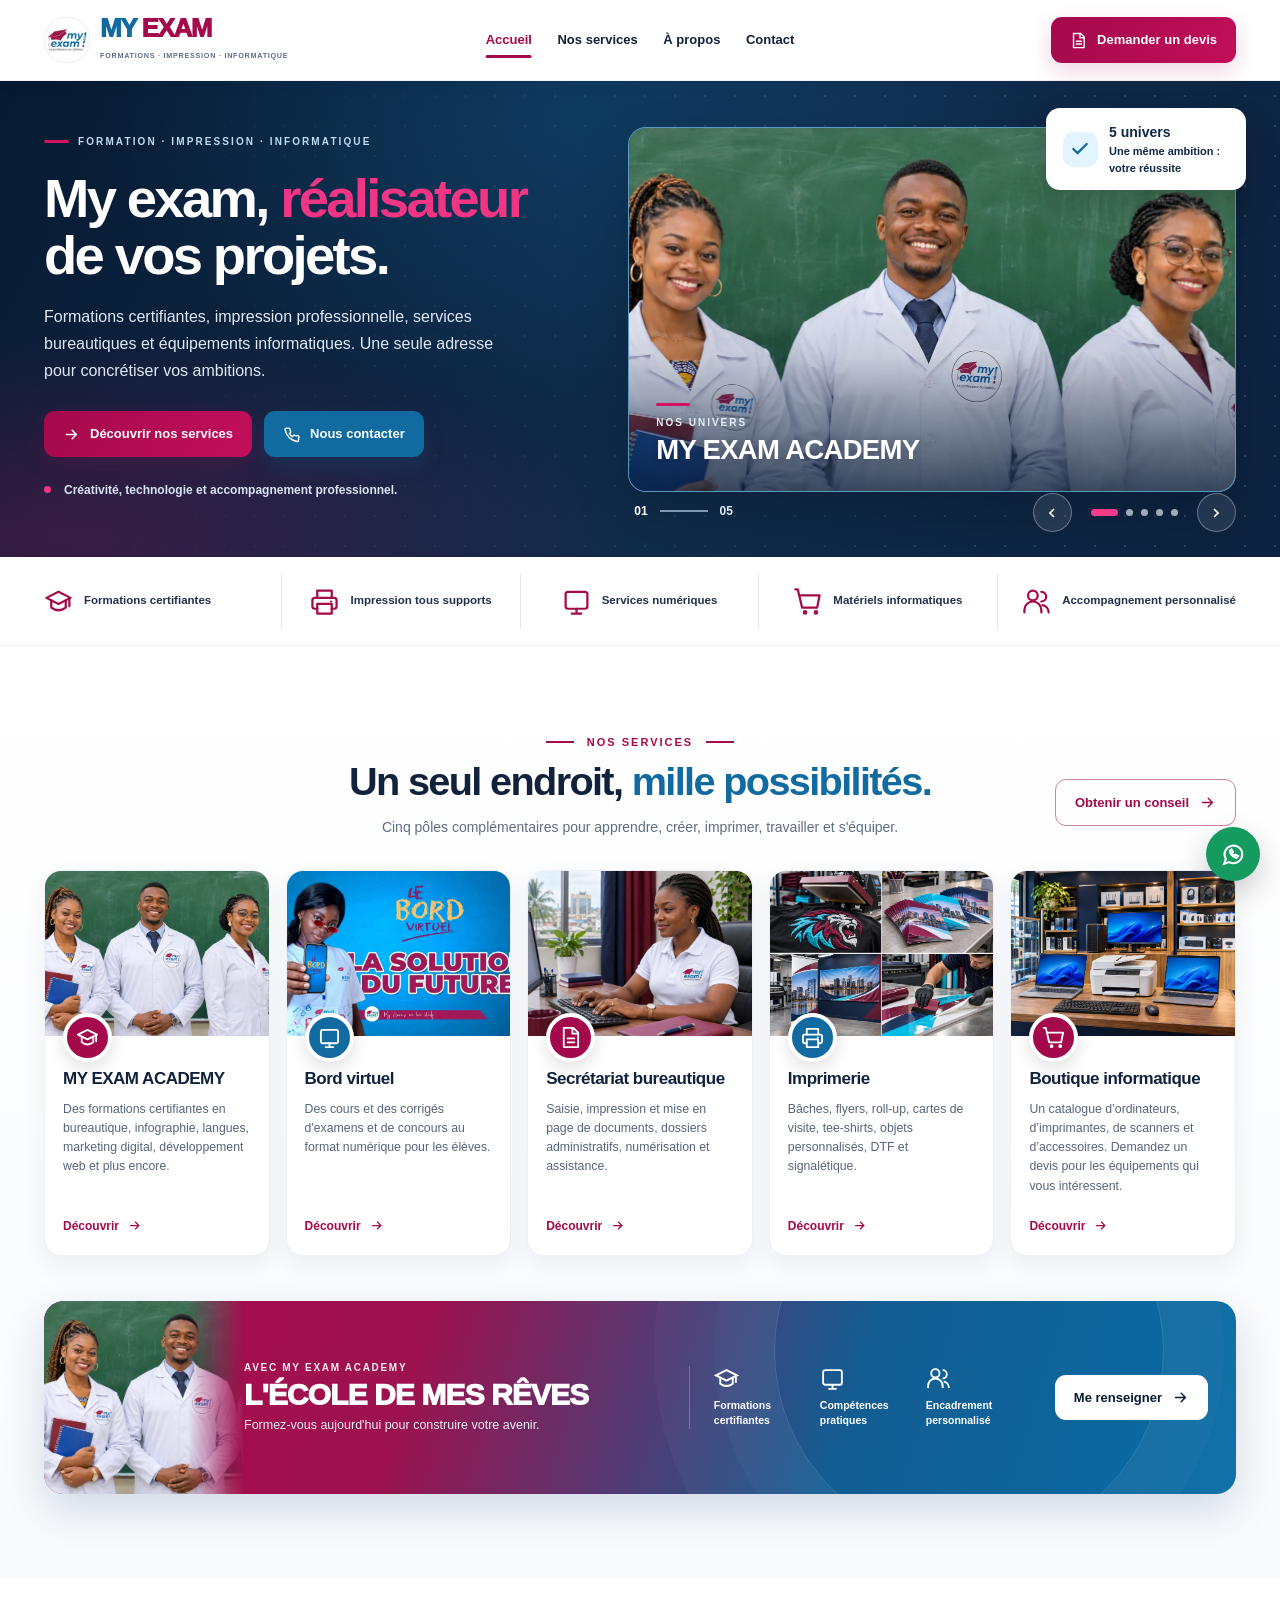
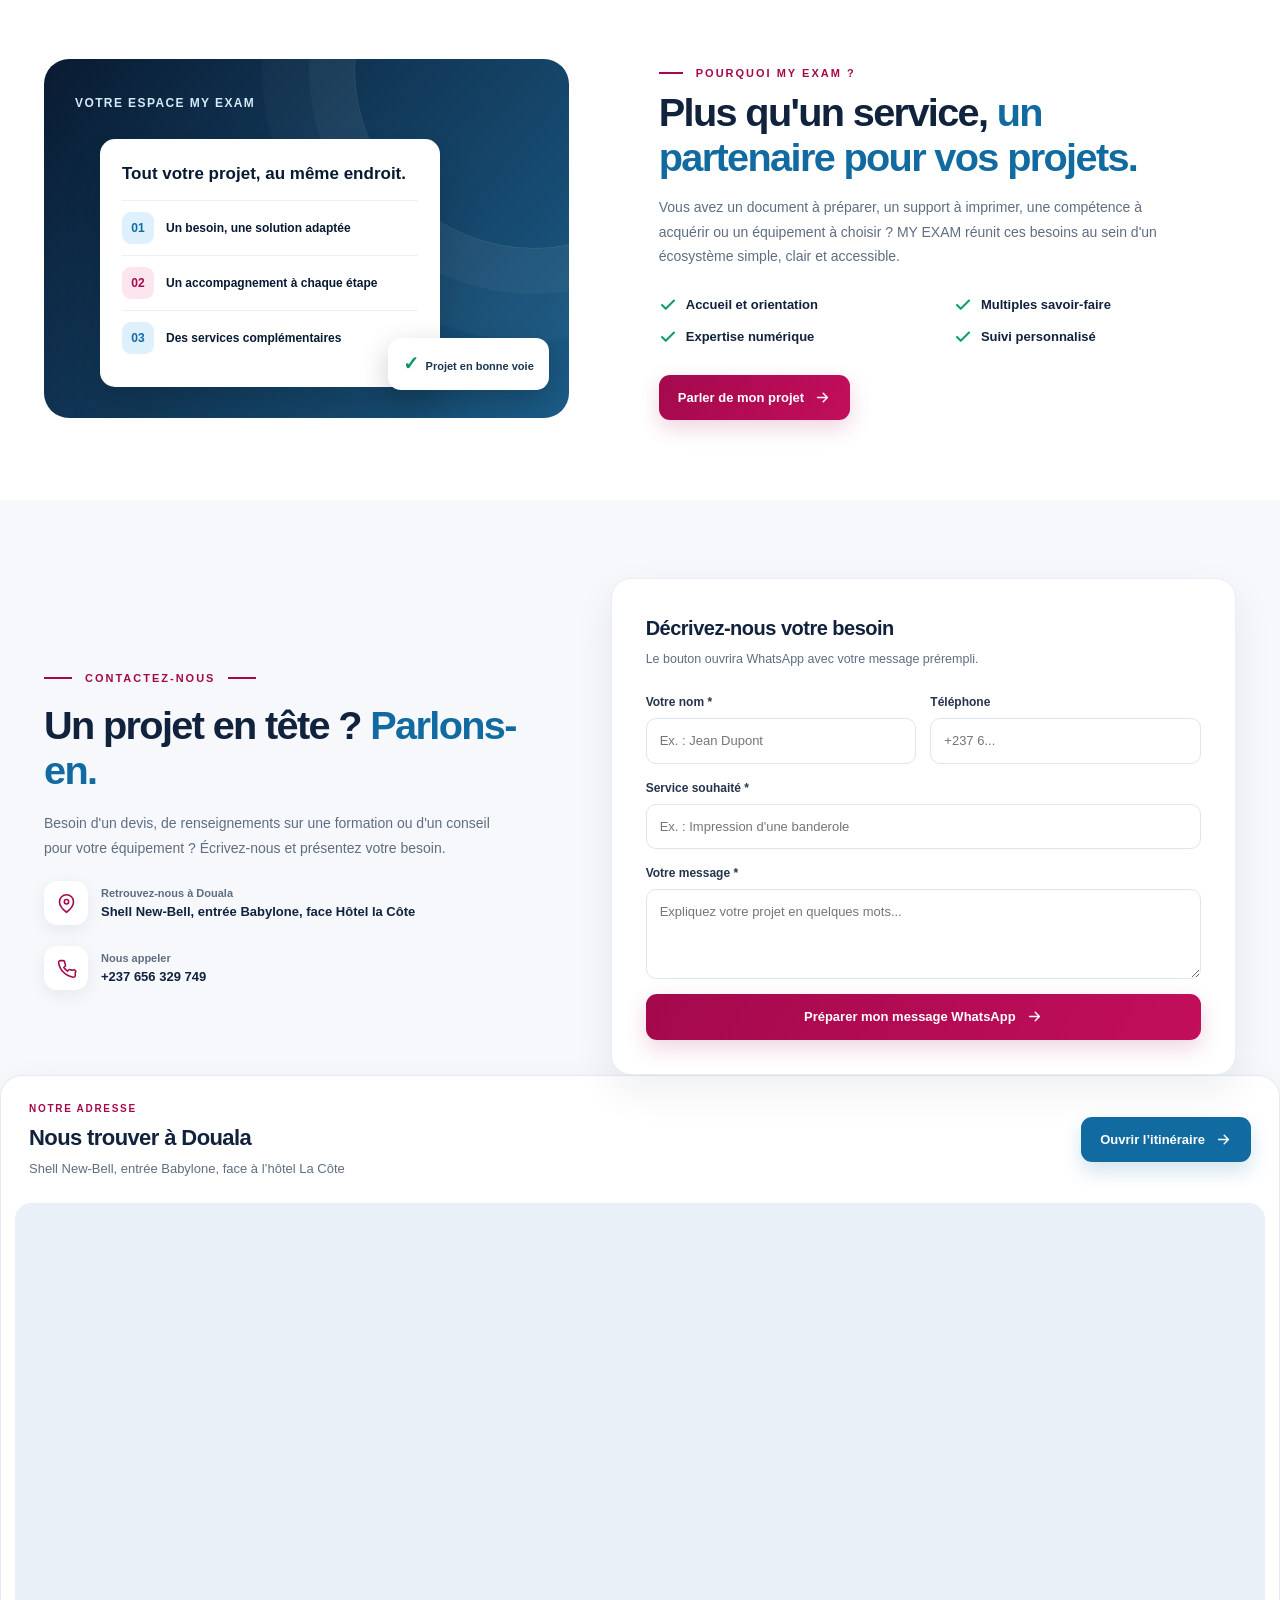
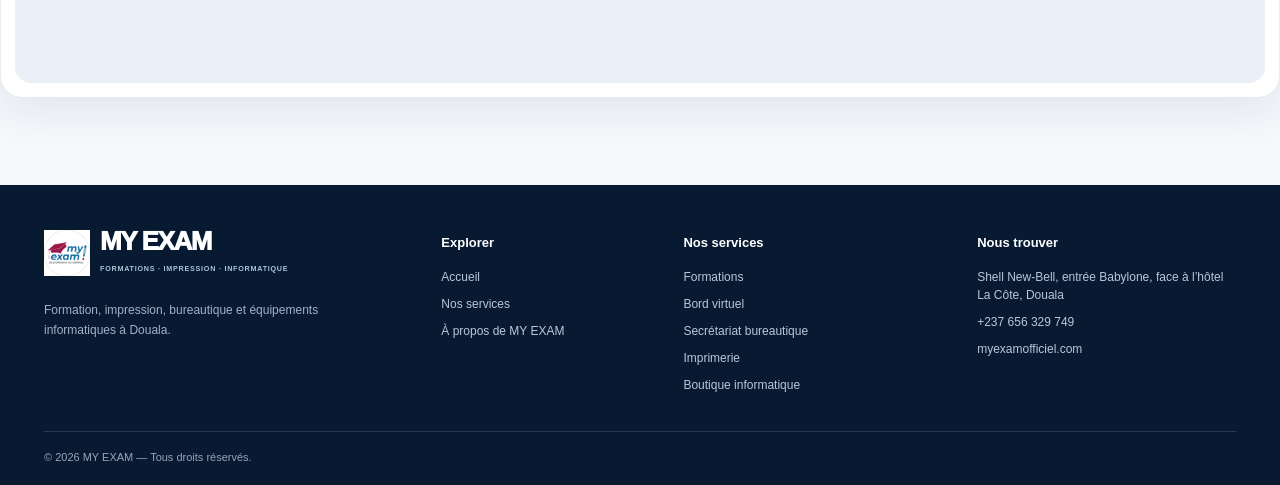
<file: index.html>
<!DOCTYPE html>
<html lang="fr" class="mx-js"><head>
  
  <meta charset="utf-8">
  <meta name="viewport" content="width=device-width, initial-scale=1">
  <meta name="theme-color" content="#071a32">
  <meta name="description" content="MY EXAM à Douala, Shell New-Bell : imprimerie, secrétariat bureautique, formations professionnelles, boutique informatique et Bord virtuel.">
  <title>MY EXAM Douala | Imprimerie, formations et informatique</title>
  <style>
    /* Les liens de découverte sont définis directement dans le HTML. */
    :root{--navy:#071a32;--navy2:#102947;--ink:#11223d;--muted:#5f6d80;--line:#e7ecf2;--rose:#a4094c;--rose-bright:#d21263;--blue:#126ba0;--bluebright:#1789c9;--surface:#f6f8fc;--white:#fff;--radius:18px;--shadow:0 15px 42px rgba(9,29,60,.08)}
    *,*::before,*::after{box-sizing:border-box}
    html{scroll-behavior:smooth;scroll-padding-top:90px}
    body{margin:0;color:var(--ink);background:#fff;font-family:Inter,ui-sans-serif,-apple-system,BlinkMacSystemFont,"Segoe UI",sans-serif;line-height:1.5;-webkit-font-smoothing:antialiased}
    a{color:inherit;text-decoration:none}button,input,textarea{font:inherit}button{cursor:pointer}button:focus-visible,a:focus-visible,input:focus-visible,textarea:focus-visible{outline:3px solid #36a8e7;outline-offset:3px}
    .container{width:min(1370px,calc(100% - 88px));margin-inline:auto}
    .header{background:rgba(255,255,255,.97);box-shadow:0 2px 18px rgba(10,33,71,.045);position:sticky;top:0;z-index:50;border-bottom:1px solid #f0f2f6}
    .nav-wrap{display:flex;align-items:center;justify-content:space-between;gap:28px;min-height:80px}
    .brand{display:inline-flex;align-items:center;gap:10px;min-width:196px}
    .brand-art{width:46px;height:46px;flex:none}.brand>img{display:block;width:auto;height:48px;max-width:115px;object-fit:contain;flex:none}.brand-title{display:block;font-size:26px;font-weight:950;letter-spacing:-1.4px;line-height:1}.brand-title b{color:var(--blue);font-weight:950}.brand-title em{color:var(--rose);font-style:normal;font-weight:950}.brand-sub{font-size:7.2px;letter-spacing:.75px;font-weight:800;color:#5c6c85;white-space:nowrap}
    .nav-links{display:flex;align-items:center;gap:clamp(14px,2vw,34px)}.nav-links a{font-weight:700;font-size:13px;position:relative;white-space:nowrap;padding:11px 0;transition:color .2s}.nav-links a:hover,.nav-links a.active{color:var(--rose)}.nav-links a.active::after{content:"";position:absolute;bottom:3px;left:0;right:0;height:3px;border-radius:12px;background:var(--rose)}
    .nav-actions{display:flex;align-items:center;gap:12px}.btn{display:inline-flex;align-items:center;justify-content:center;gap:10px;border:0;border-radius:11px;padding:13px 19px;font-weight:800;font-size:13px;min-height:44px;transition:transform .2s,box-shadow .2s,background .2s;text-align:center;white-space:nowrap}.btn:hover{transform:translateY(-2px)}.btn-rose{background:linear-gradient(120deg,var(--rose),#c20e5b);box-shadow:0 8px 22px rgba(164,9,76,.18);color:#fff}.btn-rose:hover{box-shadow:0 11px 30px rgba(164,9,76,.27)}.btn-blue{background:var(--blue);color:white;box-shadow:0 9px 20px rgba(18,107,160,.19)}.btn-white{background:white;color:var(--navy)}.btn-outline{border:1.4px solid rgba(154,9,72,.5);color:var(--rose);background:transparent}.btn-outline:hover{background:#fff1f6}.btn svg{width:17px;height:17px;stroke:currentColor;fill:none;stroke-width:2;stroke-linecap:round;stroke-linejoin:round}
    .mobile-menu-toggle{display:none;border:1px solid var(--line);background:#fff;color:var(--navy);width:44px;height:44px;border-radius:12px;align-items:center;justify-content:center}
    .mobile-menu-toggle svg{width:23px;height:23px}
    .hero{background:var(--navy);color:#fff;overflow:hidden;position:relative;min-height:470px;isolation:isolate}
    .hero::before{content:"";position:absolute;inset:0;z-index:-2;background:radial-gradient(ellipse at 45% 7%,rgba(20,113,168,.28),transparent 48%),radial-gradient(ellipse at 5% 96%,rgba(204,15,98,.24),transparent 33%),linear-gradient(117deg,#071a32 0%,#102c4c 58%,#0c2240 100%)}
    .hero::after{content:"";position:absolute;inset:0;z-index:-1;opacity:.15;background-image:radial-gradient(circle,#fff 1px,transparent 1px);background-size:30px 30px;mask-image:linear-gradient(to right,transparent,#000)}
    .hero-layout{display:grid;grid-template-columns:47% 53%;min-height:470px;align-items:center}
    .hero-text{padding:52px 28px 57px 0;position:relative;z-index:3}.eyebrow{display:flex;align-items:center;gap:9px;text-transform:uppercase;font-size:10px;letter-spacing:2.1px;color:#bcddf2;font-weight:900;margin:0 0 21px}.eyebrow::before{content:"";height:3px;width:25px;background:var(--rose-bright);border-radius:4px}
    h1,h2,h3,p{margin-top:0}.hero h1{font-size:clamp(38px,4.25vw,64px);line-height:1.055;font-weight:900;letter-spacing:-2.65px;max-width:620px;margin-bottom:19px}.hero h1 span{color:#f13585}.hero-desc{font-size:16px;color:#e0eaf6;max-width:475px;line-height:1.68;margin-bottom:27px}.hero-actions{display:flex;flex-wrap:wrap;gap:12px}.hero-kicker{display:flex;gap:13px;align-items:center;color:#d8e4f3;font-size:12px;margin-top:24px;font-weight:600}.hero-kicker .dot{display:inline-block;width:7px;height:7px;background:#f13585;border-radius:50%}
    .hero-stage{position:relative;height:100%;min-height:470px;display:flex;align-items:center;justify-content:center;padding:46px 0 65px 24px}
    .hero-photo-wrap{width:100%;height:365px;border-radius:18px;overflow:hidden;position:relative;transform:none;box-shadow:0 25px 55px rgba(0,0,0,.2);border:1px solid rgba(255,255,255,.3);background:var(--blue)}
    .hero-slides-track{display:grid;grid-auto-flow:column;grid-auto-columns:100%;width:100%;height:100%;transition:transform .65s cubic-bezier(.22,.68,0,1);will-change:transform}
    .hero-photo{display:block;width:100%;height:100%;object-fit:cover;object-position:center}
    .hero-photo-wrap::after{content:"";position:absolute;inset:0;background:linear-gradient(180deg,transparent 42%,rgba(7,26,50,.15) 62%,rgba(7,26,50,.77) 100%);pointer-events:none}
    .hero-image-caption{position:absolute;left:27px;right:22px;bottom:25px;z-index:2;display:flex;flex-direction:column;align-items:flex-start;gap:4px;color:#fff;text-shadow:0 1px 10px rgba(3,13,30,.2);pointer-events:none}.caption-overline{font-size:10px;font-weight:800;letter-spacing:2px;text-transform:uppercase;color:#e3eefa}.hero-image-caption #slideCaption{font-size:clamp(21px,2.15vw,32px);letter-spacing:-.7px;line-height:1.15;font-weight:900;color:#fff}.caption-accent{height:3px;width:34px;background:var(--rose-bright);border-radius:4px;margin-bottom:5px}
    .hero-float{position:absolute;right:-10px;top:27px;background:white;border-radius:14px;padding:14px 17px;box-shadow:0 17px 35px rgba(0,0,0,.18);color:#102847;z-index:2;display:flex;align-items:center;gap:11px;font-size:11px;max-width:200px;font-weight:700}.hero-float-icon{width:35px;height:35px;border-radius:11px;display:grid;place-items:center;color:var(--blue);background:#e1f4ff;flex:none}.hero-float-icon svg{width:20px;height:20px}.hero-float strong{display:block;font-size:14px}
    .hero-counter{position:absolute;left:30px;bottom:37px;z-index:2;display:flex;align-items:center;gap:12px;color:#e0ebfa;font-weight:800;font-size:12px}.hero-counter .bar{height:2px;width:48px;background:#7d97b4}.hero-counter strong{color:white}.hero-controls{position:absolute;bottom:25px;right:0;display:flex;gap:10px;align-items:center;z-index:4}.round-btn{background:rgba(255,255,255,.10);border:1px solid rgba(255,255,255,.31);border-radius:50%;width:39px;height:39px;display:grid;place-items:center;color:white;transition:background .2s}.round-btn:hover{background:var(--rose)}.round-btn svg{width:16px;height:16px;stroke:currentColor;stroke-width:2.6;fill:none}.hero-dots{display:flex;align-items:center;gap:8px;margin:0 9px}.hero-dots button{width:7px;height:7px;border-radius:99px;padding:0;background:#a0acba;border:none;transition:all .2s}.hero-dots button[aria-current=true]{width:27px;background:#f53b87}
    .highlights{background:#fff;box-shadow:0 7px 25px rgba(13,31,68,.05);border-bottom:1px solid #edf1f6}.highlights-inner{min-height:88px;display:grid;grid-template-columns:repeat(5,1fr);align-items:center}.highlight{display:flex;align-items:center;justify-content:center;gap:11px;padding:13px 17px;min-height:45px;border-right:1px solid #e2e7ee}.highlight:first-child{justify-content:flex-start;padding-left:0}.highlight:last-child{border-right:0;justify-content:flex-end;padding-right:0}.highlight-icon{width:29px;height:29px;flex:none;color:var(--rose);stroke:currentColor;stroke-width:1.85;fill:none;stroke-linecap:round;stroke-linejoin:round}.highlight span{font-weight:800;font-size:11.5px;line-height:1.35;color:#20314d}
    section{scroll-margin-top:95px}.services{padding:80px 0 83px;background:linear-gradient(180deg,#fff 0%,#f8fafd 100%)}.section-head{display:flex;align-items:end;justify-content:space-between;gap:28px;margin-bottom:32px}.section-head-center{text-align:center;flex:1}.section-label{color:var(--rose);font-weight:900;letter-spacing:2px;text-transform:uppercase;font-size:11px;display:inline-flex;align-items:center;gap:13px;margin-bottom:9px}.section-label::before,.section-label::after{content:"";height:2px;width:28px;background:var(--rose)}h2{font-weight:900;font-size:clamp(29px,3.1vw,43px);letter-spacing:-1.65px;line-height:1.13;margin-bottom:0}h2 span{color:var(--blue)}.section-intro{font-size:14px;color:var(--muted);margin:13px auto 0;max-width:620px}.services .view-btn{margin-bottom:4px;position:absolute;right:0;bottom:8px}.services .head-rel{position:relative}
    .service-grid{display:grid;grid-template-columns:repeat(5,minmax(0,1fr));gap:16px}.service-card{position:relative;background:#fff;border:1px solid #edf1f7;border-radius:17px;overflow:hidden;box-shadow:0 9px 24px rgba(12,39,84,.065);display:flex;flex-direction:column;transition:transform .22s,box-shadow .22s,border-color .22s}.service-card:hover{transform:translateY(-7px);box-shadow:0 22px 38px rgba(12,39,84,.13);border-color:#dfe6f2}.service-image-wrap{height:165px;overflow:hidden;background:linear-gradient(145deg,#a3c4da,#184671)}.service-image{width:100%;height:100%;object-fit:cover;transition:transform .4s}.service-card:hover .service-image{transform:scale(1.08)}.service-icon{position:absolute;top:142px;left:18px;width:49px;height:49px;display:grid;place-items:center;border:4px solid white;border-radius:50%;color:white;background:var(--rose);box-shadow:0 6px 17px rgba(0,0,0,.12)}.service-card:nth-child(even) .service-icon{background:var(--blue)}.service-icon svg{width:23px;height:23px;fill:none;stroke:currentColor;stroke-width:1.9;stroke-linecap:round;stroke-linejoin:round}.service-content{padding:32px 18px 20px;display:flex;flex-direction:column;flex:1}.service-card h3{font-size:17px;letter-spacing:-.5px;font-weight:900;line-height:1.26;margin-bottom:10px}.service-card p{font-size:12.3px;color:#56657b;line-height:1.57;margin-bottom:21px;flex:1}.service-more{align-self:flex-start;border:0;background:transparent;color:var(--rose);padding:0;display:inline-flex;gap:8px;align-items:center;font-size:12px;font-weight:900}.service-more svg{width:15px;height:15px;stroke:currentColor;stroke-width:2;fill:none;transition:transform .2s}.service-more:hover svg{transform:translateX(3px)}.service-more:hover{color:var(--blue)}
    .academy-banner{margin-top:45px;background:linear-gradient(107deg,#aa094e 0%,#9d124e 31%,#135d92 67%,#086ca5 100%);border-radius:20px;overflow:hidden;color:#fff;display:flex;align-items:center;min-height:193px;position:relative;box-shadow:0 16px 40px rgba(22,65,113,.17)}.academy-banner::before{content:"";position:absolute;right:6%;top:-145px;width:390px;height:390px;border:1px solid rgba(255,255,255,.15);border-radius:50%;box-shadow:0 0 0 60px rgba(255,255,255,.025),0 0 0 120px rgba(255,255,255,.03)}.academy-banner-photo{width:200px;height:193px;object-fit:cover;object-position:22% 45%;mask-image:linear-gradient(90deg,#000 72%,transparent 100%);flex:none}.academy-banner-title{position:relative;z-index:1;padding:25px 17px 25px 0;flex:1}.academy-banner-title .small{font-size:10px;text-transform:uppercase;letter-spacing:1.7px;font-weight:900;opacity:.92}.academy-banner-title h3{font-size:clamp(22px,2.6vw,30px);font-weight:950;letter-spacing:-.9px;margin:4px 0 6px;line-height:1.05}.academy-banner-title p{margin:0;font-size:12.5px;color:#e9f1fa}.academy-banner-points{display:flex;gap:21px;padding:0 24px;border-left:1px solid rgba(255,255,255,.25);margin-right:20px}.academy-banner-points span{font-size:10.5px;font-weight:700;max-width:85px;line-height:1.45}.academy-banner-points svg{display:block;width:25px;height:25px;stroke:currentColor;fill:none;stroke-width:1.8;margin-bottom:7px}.academy-banner .btn{margin-right:28px;position:relative;z-index:1}
    .feature-area{background:white;padding:80px 0}.feature-wrap{display:grid;grid-template-columns:1fr 1.1fr;gap:90px;align-items:center}.feature-visual{min-height:354px;border-radius:25px;background:linear-gradient(130deg,#091b32,#1b5c87);position:relative;padding:31px;overflow:hidden;color:white}.feature-visual::before{content:"";position:absolute;width:360px;height:360px;border-radius:50%;border:1px solid rgba(255,255,255,.11);top:-170px;right:-145px;box-shadow:0 0 0 45px rgba(255,255,255,.035),0 0 0 92px rgba(255,255,255,.023)}.feature-title{font-size:12px;font-weight:900;text-transform:uppercase;letter-spacing:1.4px;color:#d4e9f9;position:relative}.feature-visual-panel{background:#fff;color:var(--navy);border-radius:15px;box-shadow:0 25px 37px rgba(0,0,0,.14);position:relative;margin:25px 0 0 25px;padding:22px;max-width:340px}.feature-visual-panel h3{font-size:17px;margin:0 0 14px;font-weight:900}.feature-row{display:flex;gap:12px;align-items:center;border-top:1px solid #edf0f5;padding:11px 0;font-size:12px;font-weight:750}.feature-row i{width:32px;height:32px;display:grid;place-items:center;border-radius:9px;font-style:normal;background:#fce5ee;color:var(--rose)}.feature-row:nth-child(even) i{background:#def0fb;color:var(--blue)}.feature-check{position:absolute;right:20px;bottom:28px;background:#fff;border-radius:13px;padding:12px 15px;color:#1d3551;box-shadow:0 10px 30px rgba(0,0,0,.2);font-size:11px;font-weight:900}.feature-check::before{content:"✓";color:#0d955c;font-size:19px;margin-right:7px}
    .feature-copy .section-label::after{display:none}.feature-copy .section-label::before{width:24px}.feature-copy h2{max-width:530px;margin-bottom:15px}.feature-copy p{color:var(--muted);font-size:14px;line-height:1.76;max-width:515px}.feature-items{display:grid;grid-template-columns:1fr 1fr;gap:13px;margin:26px 0 28px}.feature-item{font-size:13px;font-weight:800;display:flex;align-items:center;gap:9px}.feature-item svg{color:#0c9d71;flex:none;width:18px;height:18px}
    .contact-section{background:#f6f8fc;padding:78px 0 87px}.contact-grid{display:grid;grid-template-columns:.9fr 1.1fr;gap:55px;align-items:center}.contact-copy h2{margin:7px 0 19px}.contact-copy p{max-width:455px;color:var(--muted);font-size:14px;line-height:1.75}.contact-detail{display:flex;align-items:center;gap:13px;margin-top:21px;font-weight:750;font-size:13px}.contact-detail-icon{width:44px;height:44px;display:grid;place-items:center;border-radius:13px;background:white;color:var(--rose);box-shadow:0 5px 18px rgba(10,31,61,.07)}.contact-detail svg{width:21px;height:21px;stroke:currentColor;fill:none;stroke-width:1.8}.contact-detail small{display:block;font-size:11px;color:var(--muted);font-weight:650}.contact-form{background:#fff;padding:34px;border-radius:20px;box-shadow:0 15px 42px rgba(10,30,65,.07);border:1px solid #e9edf4}.contact-form h3{font-size:20px;margin-bottom:7px;letter-spacing:-.5px}.contact-form>p{color:var(--muted);font-size:12.5px;margin-bottom:24px}.field-grid{display:grid;grid-template-columns:1fr 1fr;gap:14px}.field{display:flex;flex-direction:column;gap:7px;margin-bottom:15px}.field label{font-size:12px;font-weight:850;color:#25344d}.field input,.field textarea{border:1px solid #dfe5ee;border-radius:10px;padding:12px 13px;background:#fff;color:var(--ink);font-size:13px;width:100%;outline:none;transition:border-color .2s}.field input:focus,.field textarea:focus{border-color:var(--blue);box-shadow:0 0 0 3px rgba(18,107,160,.09)}.field textarea{resize:vertical;min-height:90px}.form-note{color:#7c8b9c;font-size:10.5px;margin:13px 0 0}.contact-form .btn{width:100%}
    .footer{background:var(--navy);color:#d2dfed;padding:43px 0 20px}.footer-top{display:grid;grid-template-columns:1.4fr .8fr 1fr 1fr;gap:35px}.footer .brand-title b,.footer .brand-title em{color:white}.footer .brand-sub{color:#aac4d8}.footer-desc{font-size:12px;line-height:1.7;max-width:290px;color:#9fb2c8;margin:17px 0 0}.footer h3{color:white;font-size:13px;margin:5px 0 15px}.footer-links{display:flex;flex-direction:column;gap:9px}.footer-links a,.footer-links span{font-size:12px;color:#b7c8da;line-height:1.5}.footer-links a:hover{color:white}.footer-bottom{display:flex;align-items:center;justify-content:space-between;border-top:1px solid #263b53;margin-top:37px;padding-top:17px;color:#92a6ba;font-size:11px;gap:20px}
    .floating-wa{position:fixed;right:20px;bottom:19px;background:#159b60;color:#fff;border-radius:50%;width:54px;height:54px;display:grid;place-items:center;box-shadow:0 12px 30px rgba(0,0,0,.2);z-index:30;transition:transform .2s}.floating-wa:hover{transform:scale(1.06)}.floating-wa svg{width:25px;height:25px;fill:none;stroke:currentColor;stroke-width:2}
    @media(max-width:1250px){.container{width:min(1160px,calc(100% - 54px))}.nav-links{gap:17px}.nav-links a{font-size:12px}.brand{min-width:171px}.brand-title{font-size:24px}.hero h1{font-size:51px}.service-grid{gap:12px}.service-card h3{font-size:15px}.service-content{padding-inline:15px}.academy-banner-points{gap:13px;margin-right:10px;padding-right:16px}.academy-banner .btn{margin-right:16px}}
    @media(max-width:1040px){.nav-wrap{min-height:72px}.mobile-menu-toggle{display:flex}.nav-links{display:none;position:absolute;top:100%;left:0;right:0;background:#fff;box-shadow:0 20px 36px rgba(10,30,70,.14);padding:14px 28px 24px;flex-direction:column;align-items:stretch;gap:5px}.nav-links.open{display:flex}.nav-links a{padding:13px;border-bottom:1px solid #f0f2f6}.nav-links a.active::after{width:25px;right:auto}.hero-layout{grid-template-columns:52% 48%}.hero h1{font-size:45px}.hero-photo-wrap{height:315px}.hero-stage{padding-left:12px}.hero-float{right:0}.hero{min-height:430px}.hero-layout,.hero-stage{min-height:430px}.highlights-inner{grid-template-columns:repeat(3,1fr)}.highlight{justify-content:flex-start;border-bottom:1px solid #edf0f5}.highlight:last-child{justify-content:flex-start}.service-grid{grid-template-columns:repeat(3,minmax(0,1fr));gap:18px}.service-image-wrap{height:172px}.service-icon{top:149px}.academy-banner-photo{display:none}.academy-banner-title{padding:25px}.academy-banner-points{display:none}.feature-wrap{gap:35px}.feature-visual{min-height:350px}.footer-top{grid-template-columns:1.3fr .8fr 1fr}}
    @media(max-width:720px){.container{width:calc(100% - 36px)}.nav-wrap{min-height:68px}.brand-art{width:40px;height:40px}.brand>img{height:39px;max-width:90px}.brand-title{font-size:23px}.brand-sub{font-size:6.5px}.nav-actions .btn{display:none}.hero{min-height:0}.hero-layout{display:flex;flex-direction:column;align-items:stretch;min-height:0}.hero-text{padding:54px 0 27px}.hero h1{font-size:clamp(38px,10vw,53px);letter-spacing:-1.9px;line-height:1.06}.hero-desc{font-size:14px;margin-bottom:21px}.hero-actions .btn{padding:12px 14px;font-size:11px;min-height:43px}.hero-kicker{margin-top:19px;font-size:11px}.hero-stage{min-height:276px;height:286px;padding:0 12px 52px 0;align-items:stretch}.hero-photo-wrap{height:232px;border-radius:14px;border-width:1px;transform:none}.hero-float{top:-15px;right:0;max-width:170px;padding:9px 11px;font-size:9px;border-radius:10px}.hero-float strong{font-size:12px}.hero-float-icon{width:28px;height:28px}.hero-image-caption{bottom:18px;left:19px;right:15px;gap:3px}.caption-overline{font-size:8px;letter-spacing:1.6px}.hero-image-caption #slideCaption{font-size:clamp(19px,5.2vw,27px)}.hero-controls{bottom:14px;right:0}.hero-counter{bottom:23px;left:0}.highlights-inner{grid-template-columns:repeat(2,1fr)}.highlight{justify-content:flex-start;padding:15px 5px;gap:9px;min-height:69px}.highlight:first-child{padding-left:5px}.highlight:last-child{border:0;padding:15px 5px}.highlight:nth-child(even){border-right:0}.highlight-icon{width:25px;height:25px}.highlight span{font-size:10.5px}.services{padding:58px 0}.section-head{display:block;margin-bottom:27px}.section-head-center{text-align:left}.section-label::after{display:none}h2{font-size:33px;letter-spacing:-1.15px}.section-intro{margin:12px 0 0;font-size:13px}.services .view-btn{display:none}.service-grid{grid-template-columns:repeat(2,minmax(0,1fr));gap:13px}.service-image-wrap{height:127px}.service-icon{top:108px;left:11px;width:41px;height:41px;border-width:3px}.service-icon svg{width:20px;height:20px}.service-content{padding:30px 13px 18px}.service-card h3{font-size:14.5px;line-height:1.25;margin-bottom:8px}.service-card p{font-size:11.3px;line-height:1.5;margin-bottom:16px}.service-more{font-size:11px}.academy-banner{margin-top:31px;min-height:0;display:block;text-align:left}.academy-banner-title{padding:24px 22px 16px}.academy-banner-title h3{font-size:25px}.academy-banner .btn{margin:0 22px 23px}.feature-area{padding:60px 0}.feature-wrap{grid-template-columns:1fr;gap:32px}.feature-visual{min-height:327px}.feature-visual-panel{max-width:calc(100% - 40px)}.feature-copy{order:-1}.feature-copy h2{margin-bottom:15px}.feature-copy p{font-size:13px}.feature-items{gap:12px;margin:20px 0}.feature-item{font-size:12px}.contact-section{padding:55px 0}.contact-grid{grid-template-columns:1fr;gap:29px}.contact-copy h2{font-size:34px}.contact-form{padding:23px}.footer-top{grid-template-columns:1fr 1fr;gap:25px}.footer-brand{grid-column:1/-1}.footer-bottom{flex-direction:column;align-items:flex-start;gap:7px}.floating-wa{width:47px;height:47px;bottom:15px;right:13px}}
    @media(max-width:380px){.hero-actions{gap:8px}.hero-actions .btn{padding:10px 10px}.service-grid{grid-template-columns:1fr}.service-image-wrap{height:170px}.service-icon{top:150px}.service-card h3{font-size:17px}.service-card p{font-size:12px}.field-grid{grid-template-columns:1fr;gap:0}.hero-counter .bar{width:25px}.hero-dots{gap:5px;margin:0 5px}.round-btn{height:35px;width:35px}}
    @media(prefers-reduced-motion:reduce){*,*::before,*::after{scroll-behavior:auto!important;animation:none!important;transition:none!important}}
    .brand>img{width:46px;height:46px;max-width:46px}
    @media(max-width:1250px){.brand>img{width:44px;height:44px;max-width:44px}}
    @media(max-width:720px){.brand>img{width:43px;height:43px;max-width:43px}}
    .contact-map{grid-column:1/-1;overflow:hidden;margin-top:0;background:#fff;border:1px solid #e5ebf3;border-radius:22px;box-shadow:0 16px 40px rgba(10,30,65,.08)}
    .contact-map-head{display:flex;align-items:center;justify-content:space-between;gap:24px;padding:25px 28px}
    .contact-map-kicker{display:block;margin-bottom:5px;color:var(--rose);font-size:10px;font-weight:900;letter-spacing:1.7px;text-transform:uppercase}
    .contact-map h3{margin:0 0 5px;font-size:22px;letter-spacing:-.6px}
    .contact-map-address{margin:0;color:var(--muted);font-size:13px}
    .contact-map-frame-wrap{padding:0 14px 14px}
    .contact-map iframe{display:block;width:100%;height:clamp(300px,42vw,480px);border:0;border-radius:16px;background:#eaf0f7}
    @media(max-width:720px){.contact-map-head{align-items:flex-start;flex-direction:column;padding:22px 20px;gap:16px}.contact-map-head .btn{width:100%}.contact-map-frame-wrap{padding:0 9px 9px}.contact-map iframe{height:clamp(300px,95vw,420px)}}
    @media(min-width:1041px){.nav-wrap{position:relative}.nav-links{position:absolute;left:50%;transform:translateX(-50%);margin:0}}
</style>
  <script>
    // Active les animations seulement si JavaScript est disponible.
    document.documentElement.classList.add('mx-js');
    try {
      if (sessionStorage.getItem('mx-arrival-pending') === 'true') {
        document.documentElement.classList.add('mx-from-navigation');
        sessionStorage.removeItem('mx-arrival-pending');
      }
    } catch (_) {}
  </script>
  <link rel="stylesheet" href="site-effects.css">
  <script src="site-effects.js" defer></script>
<meta name="robots" content="index,follow,max-image-preview:large">
<meta property="og:type" content="website">
<meta property="og:locale" content="fr_CM">
<meta property="og:site_name" content="MY EXAM">
<meta property="og:title" content="MY EXAM Douala | Imprimerie, formations et informatique">
<meta property="og:description" content="MY EXAM à Douala, Shell New-Bell : imprimerie, secrétariat bureautique, formations professionnelles, boutique informatique et Bord virtuel.">
<link rel="canonical" href="https://myexamofficiel.com/">
<meta property="og:url" content="https://myexamofficiel.com/">
<meta property="og:image" content="https://myexamofficiel.com/assets/une%20solution%20future.webp">
<meta property="og:image:alt" content="MY EXAM, services et solutions à Douala">
<meta name="twitter:card" content="summary_large_image">
<script type="application/ld+json">
{
  "@context": "https://schema.org",
  "@graph": [
    {
      "@type": "LocalBusiness",
      "@id": "https://myexamofficiel.com/#business",
      "name": "MY EXAM",
      "url": "https://myexamofficiel.com/",
      "image": "https://myexamofficiel.com/assets/une%20solution%20future.webp",
      "logo": "https://myexamofficiel.com/assets/logo.webp",
      "telephone": "+237656329749",
      "address": {
        "@type": "PostalAddress",
        "streetAddress": "Shell New-Bell, entrée Babylone, face à l’hôtel La Côte",
        "addressLocality": "Douala",
        "addressCountry": "CM"
      },
      "areaServed": {
        "@type": "City",
        "name": "Douala"
      }
    },
    {
      "@type": "WebSite",
      "@id": "https://myexamofficiel.com/#website",
      "url": "https://myexamofficiel.com/",
      "name": "MY EXAM",
      "inLanguage": "fr-CM",
      "publisher": {
        "@id": "https://myexamofficiel.com/#business"
      }
    }
  ]
}
</script>
</head>
<body>
  <svg aria-hidden="true" style="position:absolute;width:0;height:0;overflow:hidden"><defs>
    <symbol id="i-arrow" viewBox="0 0 24 24"><path d="M5 12h14m-6-6 6 6-6 6"></path></symbol>
    <symbol id="i-chevron-left" viewBox="0 0 24 24"><path d="m15 18-6-6 6-6"></path></symbol>
    <symbol id="i-chevron-right" viewBox="0 0 24 24"><path d="m9 18 6-6-6-6"></path></symbol>
    <symbol id="i-book" viewBox="0 0 24 24"><path d="m2 9 10-5 10 5-10 5L2 9Z"></path><path d="M6 11v6c4 3 8 3 12 0v-6M21 10v6"></path></symbol>
    <symbol id="i-screen" viewBox="0 0 24 24"><rect x="3" y="4" width="18" height="14" rx="2"></rect><path d="M8 22h8m-4-4v4"></path></symbol>
    <symbol id="i-file" viewBox="0 0 24 24"><path d="M5 2h10l5 5v15H5zM14 2v6h6M9 13h7M9 17h7"></path></symbol>
    <symbol id="i-print" viewBox="0 0 24 24"><path d="M6 9V3h12v6M6 18H4a2 2 0 0 1-2-2v-5a2 2 0 0 1 2-2h16a2 2 0 0 1 2 2v5a2 2 0 0 1-2 2h-2"></path><path d="M6 14h12v8H6zM17.5 12h.01"></path></symbol>
    <symbol id="i-cart" viewBox="0 0 24 24"><circle cx="10" cy="21" r="1"></circle><circle cx="19" cy="21" r="1"></circle><path d="M2 2h2l3.5 15H20l2-10H5"></path></symbol>
    <symbol id="i-check" viewBox="0 0 24 24"><path d="m20 6-11 11-5-5" fill="none" stroke="currentColor" stroke-width="2.8" stroke-linecap="round" stroke-linejoin="round"></path></symbol>
    <symbol id="i-pin" viewBox="0 0 24 24"><path d="M20 10c0 6-8 12-8 12S4 16 4 10a8 8 0 1 1 16 0Z"></path><circle cx="12" cy="10" r="2.5"></circle></symbol>
    <symbol id="i-phone" viewBox="0 0 24 24"><path d="M22 16.92v3a2 2 0 0 1-2.18 2A19.8 19.8 0 0 1 3 5.18 2 2 0 0 1 5 3h3a2 2 0 0 1 2 1.72c.13.96.36 1.9.68 2.8a2 2 0 0 1-.45 2.11L9 10.87a16 16 0 0 0 4.13 4.13l1.24-1.23a2 2 0 0 1 2.1-.45c.9.32 1.85.55 2.81.68A2 2 0 0 1 22 16.92Z"></path></symbol>
    <symbol id="i-menu" viewBox="0 0 24 24"><path d="M4 7h16M4 12h16M4 17h16" stroke="currentColor" stroke-width="2" stroke-linecap="round"></path></symbol>
    <symbol id="i-users" viewBox="0 0 24 24"><circle cx="9" cy="7" r="4"></circle><path d="M2 21v-2a7 7 0 0 1 14 0v2M16 4a4 4 0 0 1 0 8M17 15a6 6 0 0 1 5 6"></path></symbol>
  </defs></svg>
  <header class="header" id="accueil">
    <div class="container nav-wrap">
      <a href="#accueil" class="brand" aria-label="MY EXAM, accueil">
        <!-- Visuel associé à cette section. -->
<img src="assets/logo.webp" alt="Logo MY EXAM" decoding="async">
        <span><span class="brand-title"><b>MY</b> <em>EXAM</em></span><span class="brand-sub">FORMATIONS · IMPRESSION · INFORMATIQUE</span></span>
      </a>
      <nav class="nav-links" id="navLinks" aria-label="Navigation principale">
        <a class="active" href="#accueil">Accueil</a><a href="#services">Nos services</a><a href="#pourquoi">À propos</a><a href="#contact">Contact</a>
      </nav>
      <div class="nav-actions"><a href="#contact" class="btn btn-rose"><svg viewBox="0 0 24 24"><use href="#i-file"></use></svg> Demander un devis</a><button class="mobile-menu-toggle" type="button" aria-label="Ouvrir le menu" aria-controls="navLinks" aria-expanded="false" id="mobileMenu"><svg viewBox="0 0 24 24" fill="none"><use href="#i-menu"></use></svg></button></div>
    </div>
  </header>
  <main>
    <section class="hero" aria-labelledby="slideTitle">
      <div class="container hero-layout">
        <div class="hero-text">
          <p class="eyebrow" id="slideEyebrow">MY EXAM ACADEMY · FORMATIONS</p>
          <h1 id="slideTitle">My exam, <span>réalisateur</span> de vos projets.</h1><p class="hero-desc" id="slideDesc">Formations certifiantes, impression professionnelle, services bureautiques et équipements informatiques. Une seule adresse pour concrétiser vos ambitions.</p>
          <div class="hero-actions"><a href="#services" class="btn btn-rose"><svg viewBox="0 0 24 24"><use href="#i-arrow"></use></svg> Découvrir nos services</a><a href="#contact" class="btn btn-blue"><svg viewBox="0 0 24 24"><use href="#i-phone"></use></svg> Nous contacter</a></div>
          <div class="hero-kicker"><span class="dot"></span> Créativité, technologie et accompagnement professionnel.</div>
        </div>
        <div class="hero-stage">
          <div class="hero-photo-wrap"><div class="hero-slides-track" id="heroSlidesTrack">
            <!-- Visuel associé à cette section. -->
<img class="hero-photo" src="assets/my exam academy.webp" alt="Étudiants et formateur en salle informatique" decoding="async" fetchpriority="high">
            <!-- Visuel associé à cette section. -->
<img class="hero-photo" src="assets/my exam print.webp" alt="Traceuse grand format en cours d'impression" aria-hidden="true" decoding="async" loading="lazy">
            <!-- Visuel associé à cette section. -->
<img class="hero-photo" src="assets/my exam bureautique.webp" alt="Professionnelle au secrétariat devant un ordinateur" aria-hidden="true" decoding="async" loading="lazy">
            <!-- Visuel associé à cette section. -->
<img class="hero-photo" src="assets/my exam boutique.webp" alt="Rayonnages de boutique informatique" aria-hidden="true" decoding="async" loading="lazy">
            <!-- Visuel associé à cette section. -->
<img class="hero-photo" src="assets/bord-virtuel.webp" alt="Espace de formation et de collaboration virtuelles" aria-hidden="true" decoding="async" loading="lazy">

          </div><div class="hero-image-caption"><span class="caption-accent" aria-hidden="true"></span><span class="caption-overline">Nos univers</span><span id="slideCaption">MY EXAM ACADEMY</span></div></div>
          <div class="hero-float"><span class="hero-float-icon"><svg viewBox="0 0 24 24" stroke="currentColor" fill="none" stroke-width="2"><use href="#i-check"></use></svg></span><span><strong>5 univers</strong>Une même ambition : votre réussite</span></div>
          <div class="hero-counter"><strong id="slideNum">01</strong><span class="bar"></span><span id="slideTotal">05</span></div>
          <div class="hero-controls"><button class="round-btn" type="button" id="prevSlide" aria-label="Image précédente"><svg viewBox="0 0 24 24"><use href="#i-chevron-left"></use></svg></button><div class="hero-dots" id="heroDots" aria-label="Sélection du diaporama"></div><button class="round-btn" type="button" id="nextSlide" aria-label="Image suivante"><svg viewBox="0 0 24 24"><use href="#i-chevron-right"></use></svg></button></div>
        </div>
      </div>
    </section>
    <div class="highlights" aria-label="Domaines d'expertise"><div class="container highlights-inner">
      <div class="highlight"><svg class="highlight-icon" viewBox="0 0 24 24"><use href="#i-book"></use></svg><span>Formations certifiantes</span></div>
      <div class="highlight"><svg class="highlight-icon" viewBox="0 0 24 24"><use href="#i-print"></use></svg><span>Impression tous supports</span></div>
      <div class="highlight"><svg class="highlight-icon" viewBox="0 0 24 24"><use href="#i-screen"></use></svg><span>Services numériques</span></div>
      <div class="highlight"><svg class="highlight-icon" viewBox="0 0 24 24"><use href="#i-cart"></use></svg><span>Matériels informatiques</span></div>
      <div class="highlight"><svg class="highlight-icon" viewBox="0 0 24 24"><use href="#i-users"></use></svg><span>Accompagnement personnalisé</span></div>
    </div></div>
    <section class="services" id="services">
      <div class="container"><div class="section-head head-rel"><div class="section-head-center"><div class="section-label">Nos services</div><h2>Un seul endroit, <span>mille possibilités.</span></h2><p class="section-intro">Cinq pôles complémentaires pour apprendre, créer, imprimer, travailler et s'équiper.</p></div><a href="#contact" class="btn btn-outline view-btn">Obtenir un conseil <svg viewBox="0 0 24 24"><use href="#i-arrow"></use></svg></a></div>
        <div class="service-grid">
          <article class="service-card" id="academy"><div class="service-image-wrap"><!-- Visuel associé à cette section. -->
<img class="service-image" src="assets/my exam academy.webp" alt="Apprenants dans une salle de formation" loading="lazy" decoding="async"></div><div class="service-icon"><svg viewBox="0 0 24 24"><use href="#i-book"></use></svg></div><div class="service-content"><h3>MY EXAM ACADEMY</h3><p>Des formations certifiantes en bureautique, infographie, langues, marketing digital, développement web et plus encore.</p><a class="service-more" href="academy.html">Découvrir <svg viewBox="0 0 24 24"><use href="#i-arrow"></use></svg></a></div></article>
          <article class="service-card"><div class="service-image-wrap"><!-- Visuel associé à cette section. -->
<img class="service-image" src="assets/bord-virtuel.webp" alt="Espace de formation et de collaboration virtuelles" loading="lazy" decoding="async"></div><div class="service-icon"><svg viewBox="0 0 24 24"><use href="#i-screen"></use></svg></div><div class="service-content"><h3>Bord virtuel</h3><p>Des cours et des corrigés d'examens et de concours au format numérique pour les élèves.</p><a class="service-more" href="bord-virtuel.html#bord-virtuel">Découvrir <svg viewBox="0 0 24 24"><use href="#i-arrow"></use></svg></a></div></article>
          <article class="service-card" id="secretariat"><div class="service-image-wrap"><!-- Visuel associé à cette section. -->
<img class="service-image" src="assets/my exam bureautique.webp" alt="Professionnelle travaillant sur un ordinateur au bureau" loading="lazy" decoding="async"></div><div class="service-icon"><svg viewBox="0 0 24 24"><use href="#i-file"></use></svg></div><div class="service-content"><h3>Secrétariat bureautique</h3><p>Saisie, impression et mise en page de documents, dossiers administratifs, numérisation et assistance.</p><a class="service-more" href="secretariat.html">Découvrir <svg viewBox="0 0 24 24"><use href="#i-arrow"></use></svg></a></div></article>
          <article class="service-card"><div class="service-image-wrap"><!-- Visuel associé à cette section. -->
<img class="service-image" src="assets/my exam print.webp" alt="Traceuse grand format en cours d'impression" loading="lazy" decoding="async"></div><div class="service-icon"><svg viewBox="0 0 24 24"><use href="#i-print"></use></svg></div><div class="service-content"><h3>Imprimerie</h3><p>Bâches, flyers, roll-up, cartes de visite, tee-shirts, objets personnalisés, DTF et signalétique.</p><a class="service-more" href="imprimerie.html">Découvrir <svg viewBox="0 0 24 24"><use href="#i-arrow"></use></svg></a></div></article>
          <article class="service-card" id="boutique"><div class="service-image-wrap"><!-- Visuel associé à cette section. -->
<img class="service-image" src="assets/my exam boutique.webp" alt="Boutique de matériel informatique avec ordinateurs et imprimantes" loading="lazy" decoding="async"></div><div class="service-icon"><svg viewBox="0 0 24 24"><use href="#i-cart"></use></svg></div><div class="service-content"><h3>Boutique informatique</h3><p>Un catalogue d’ordinateurs, d’imprimantes, de scanners et d’accessoires. Demandez un devis pour les équipements qui vous intéressent.</p><a class="service-more" href="boutique.html">Découvrir <svg viewBox="0 0 24 24"><use href="#i-arrow"></use></svg></a></div></article>
        </div>
        <div class="academy-banner"><!-- Visuel associé à cette section. -->
<img class="academy-banner-photo" src="assets/my exam academy.webp" alt="Étudiants MY EXAM Academy" loading="lazy" decoding="async"><div class="academy-banner-title"><div class="small">Avec MY EXAM ACADEMY</div><h3>L'ÉCOLE DE MES RÊVES</h3><p>Formez-vous aujourd'hui pour construire votre avenir.</p></div><div class="academy-banner-points"><span><svg viewBox="0 0 24 24"><use href="#i-book"></use></svg>Formations certifiantes</span><span><svg viewBox="0 0 24 24"><use href="#i-screen"></use></svg>Compétences pratiques</span><span><svg viewBox="0 0 24 24"><use href="#i-users"></use></svg>Encadrement personnalisé</span></div><a href="#contact" class="btn btn-white">Me renseigner <svg viewBox="0 0 24 24"><use href="#i-arrow"></use></svg></a></div>
      </div>
    </section>
    <section class="feature-area" id="pourquoi" aria-label="Les atouts de MY EXAM"><div class="container feature-wrap"><div class="feature-visual"><span class="feature-title">Votre espace MY EXAM</span><div class="feature-visual-panel"><h3>Tout votre projet, au même endroit.</h3><div class="feature-row"><i>01</i> Un besoin, une solution adaptée</div><div class="feature-row"><i>02</i> Un accompagnement à chaque étape</div><div class="feature-row"><i>03</i> Des services complémentaires</div></div><div class="feature-check">Projet en bonne voie</div></div><div class="feature-copy"><div class="section-label">Pourquoi MY EXAM ?</div><h2>Plus qu'un service, <span>un partenaire pour vos projets.</span></h2><p>Vous avez un document à préparer, un support à imprimer, une compétence à acquérir ou un équipement à choisir ? MY EXAM réunit ces besoins au sein d'un écosystème simple, clair et accessible.</p><div class="feature-items"><span class="feature-item"><svg viewBox="0 0 24 24"><use href="#i-check"></use></svg> Accueil et orientation</span><span class="feature-item"><svg viewBox="0 0 24 24"><use href="#i-check"></use></svg> Multiples savoir-faire</span><span class="feature-item"><svg viewBox="0 0 24 24"><use href="#i-check"></use></svg> Expertise numérique</span><span class="feature-item"><svg viewBox="0 0 24 24"><use href="#i-check"></use></svg> Suivi personnalisé</span></div><a href="#contact" class="btn btn-rose">Parler de mon projet <svg viewBox="0 0 24 24"><use href="#i-arrow"></use></svg></a></div></div></section>
    <section class="contact-section" id="contact"><div class="container contact-grid"><div class="contact-copy"><div class="section-label">Contactez-nous</div><h2>Un projet en tête ? <span>Parlons-en.</span></h2><p>Besoin d'un devis, de renseignements sur une formation ou d'un conseil pour votre équipement ? Écrivez-nous et présentez votre besoin.</p><div class="contact-detail"><span class="contact-detail-icon"><svg viewBox="0 0 24 24"><use href="#i-pin"></use></svg></span><span><small>Retrouvez-nous à Douala</small>Shell New-Bell, entrée Babylone, face Hôtel la Côte</span></div><div class="contact-detail"><span class="contact-detail-icon"><svg viewBox="0 0 24 24"><use href="#i-phone"></use></svg></span><span><small>Nous appeler</small><a href="tel:+237656329749">+237 656 329 749</a></span></div></div><form class="contact-form" id="contactForm"><h3>Décrivez-nous votre besoin</h3><p>Le bouton ouvrira WhatsApp avec votre message prérempli.</p><div class="field-grid"><div class="field"><label for="visitorName">Votre nom *</label><input id="visitorName" name="name" required="" placeholder="Ex. : Jean Dupont" autocomplete="name"></div><div class="field"><label for="visitorPhone">Téléphone</label><input id="visitorPhone" name="phone" placeholder="+237 6..." autocomplete="tel"></div></div><div class="field"><label for="serviceNeed">Service souhaité *</label><input id="serviceNeed" name="service" required="" placeholder="Ex. : Impression d'une banderole"></div><div class="field"><label for="visitorMessage">Votre message *</label><textarea id="visitorMessage" name="message" required="" placeholder="Expliquez votre projet en quelques mots..."></textarea></div><button type="submit" class="btn btn-rose">Préparer mon message WhatsApp <svg viewBox="0 0 24 24"><use href="#i-arrow"></use></svg></button></form></div>
      <div class="contact-map" aria-labelledby="contact-map-title">
        <div class="contact-map-head">
          <div>
            <span class="contact-map-kicker">Notre adresse</span>
            <h3 id="contact-map-title">Nous trouver à Douala</h3>
            <p class="contact-map-address">Shell New-Bell, entrée Babylone, face à l’hôtel La Côte</p>
          </div>
          <a class="btn btn-blue" href="https://www.google.com/maps/search/?api=1&amp;query=MY%20EXAM%2C%20Shell%20New-Bell%2C%20Douala%2C%20Cameroon" target="_blank" rel="noopener noreferrer">
            Ouvrir l’itinéraire
            <svg viewBox="0 0 24 24" aria-hidden="true"><use href="#i-arrow"></use></svg>
          </a>
        </div>
        <div class="contact-map-frame-wrap">
          <iframe title="Localisation de MY EXAM à Douala sur Google Maps"
                  src="https://www.google.com/maps/embed?pb=!1m18!1m12!1m3!1d127356.63044758464!2d9.768513107250971!3d4.041905589783833!2m3!1f0!2f0!3f0!3m2!1i1024!2i768!4f13.1!3m3!1m2!1s0x106113072cfbebf3%3A0x3ceb12c1f45a7764!2sMY%20EXAM!5e0!3m2!1sfr!2scm!4v1794220001543!5m2!1sfr!2scm"
                  loading="lazy" allowfullscreen referrerpolicy="strict-origin-when-cross-origin"></iframe>
        </div>
      </div>
    </section>
  </main>
  <footer class="footer">
    <div class="container">
      <div class="footer-top">
        <div class="footer-brand">
          <a href="#accueil" class="brand" aria-label="MY EXAM, haut de page">
            <!-- Logo de MY EXAM. -->
            <img src="assets/logo.webp" alt="Logo MY EXAM" decoding="async" loading="lazy">
            <span>
              <span class="brand-title"><b>MY</b> <em>EXAM</em></span>
              <span class="brand-sub">FORMATIONS · IMPRESSION · INFORMATIQUE</span>
            </span>
          </a>
          <p class="footer-desc">Formation, impression, bureautique et équipements informatiques à Douala.</p>
        </div>
        <div>
          <h3>Explorer</h3>
          <div class="footer-links">
            <a href="#accueil">Accueil</a>
            <a href="#services">Nos services</a>
            <a href="#pourquoi">À propos de MY EXAM</a>
          </div>
        </div>
        <div>
          <h3>Nos services</h3>
          <div class="footer-links">
            <a href="academy.html">Formations</a>
            <a href="bord-virtuel.html">Bord virtuel</a>
            <a href="secretariat.html">Secrétariat bureautique</a>
            <a href="imprimerie.html">Imprimerie</a>
            <a href="boutique.html">Boutique informatique</a>
          </div>
        </div>
        <div>
          <h3>Nous trouver</h3>
          <div class="footer-links">
            <span>Shell New-Bell, entrée Babylone, face à l’hôtel La Côte, Douala</span>
            <a href="tel:+237656329749">+237 656 329 749</a>
            <a href="https://myexamofficiel.com/">myexamofficiel.com</a>
          </div>
        </div>
      </div>
      <div class="footer-bottom">
        <span>© 2026 MY EXAM — Tous droits réservés.</span>
      </div>
    </div>
  </footer>
  <a href="https://wa.me/237656329749?text=Bonjour%20MY%20EXAM%2C%20je%20souhaite%20des%20informations." class="floating-wa" target="_blank" rel="noopener noreferrer" aria-label="Écrire à MY EXAM sur WhatsApp"><svg viewBox="0 0 24 24"><path d="M20.4 11.8a8.5 8.5 0 0 1-12.5 7.5L3 21l1.7-4.6A8.5 8.5 0 1 1 20.4 11.8Z"></path><path d="M8.5 8.5c.2 3.1 3.1 5.8 6.3 6.6l1.6-1.7-2.3-1.2-1.1 1.1c-1.2-.5-2.1-1.5-2.6-2.6l1.2-1.1-1.5-2.4Z"></path></svg></a>
  <script>
    (()=>{
      // Les liens des services restent définis dans le HTML, sans dépendre de JavaScript.

      const slides=[
        {eyebrow:'FORMATION · IMPRESSION · INFORMATIQUE',alt:'Étudiants et formateur en salle informatique',caption:'MY EXAM ACADEMY'},
        {eyebrow:'PÔLE IMPRIMERIE · CRÉATION',alt:'Impression numérique grand format',caption:'Imprimerie'},
        {eyebrow:'SECRÉTARIAT · BUREAUTIQUE',alt:'Professionnelle au secrétariat devant un ordinateur',caption:'Secrétariat bureautique'},
        {eyebrow:'BOUTIQUE · INFORMATIQUE',alt:'Rayonnages de boutique informatique',caption:'Boutique informatique'},
        {eyebrow:'BORD VIRTUEL · SOLUTIONS NUMÉRIQUES',alt:'Séance de collaboration en ligne',caption:'Bord virtuel'},
      ];
      let index=0,timer;const $=id=>document.getElementById(id);
      const dots=$('heroDots');
      const track=$('heroSlidesTrack');
      const slideImages=[...track.querySelectorAll('.hero-photo')];
      slides.forEach((s,i)=>{const b=document.createElement('button');b.type='button';b.setAttribute('aria-label','Afficher la diapositive '+(i+1));b.addEventListener('click',()=>setSlide(i,true));dots.append(b)});
      $('slideTotal').textContent=String(slides.length).padStart(2,'0');
      function setSlide(n,manual=false){index=(n+slides.length)%slides.length;const s=slides[index];$('slideEyebrow').textContent=s.eyebrow;track.style.transform=`translateX(-${index*100}%)`;slideImages.forEach((image,i)=>{image.setAttribute('aria-hidden',String(i!==index));if(i===index)image.alt=s.alt});$('slideCaption').textContent=s.caption;$('slideNum').textContent=String(index+1).padStart(2,'0');[...dots.children].forEach((b,i)=>b.setAttribute('aria-current',String(i===index)));if(manual)restart()}
      function restart(){clearInterval(timer);if(!window.matchMedia('(prefers-reduced-motion: reduce)').matches)timer=setInterval(()=>{if(!document.hidden)setSlide(index+1)},5500)}
      $('prevSlide').addEventListener('click',()=>setSlide(index-1,true));$('nextSlide').addEventListener('click',()=>setSlide(index+1,true));setSlide(0);restart();
      const mm=$('mobileMenu'),nav=$('navLinks');mm.addEventListener('click',()=>{const opening=!nav.classList.contains('open');nav.classList.toggle('open',opening);mm.setAttribute('aria-expanded',String(opening));mm.setAttribute('aria-label',opening?'Fermer le menu':'Ouvrir le menu')});nav.querySelectorAll('a').forEach(a=>a.addEventListener('click',()=>{nav.classList.remove('open');mm.setAttribute('aria-expanded','false');nav.querySelectorAll('a').forEach(el=>el.classList.toggle('active',el===a))}));
      $('contactForm').addEventListener('submit',e=>{e.preventDefault();const name=$('visitorName').value.trim(),phone=$('visitorPhone').value.trim(),service=$('serviceNeed').value.trim(),message=$('visitorMessage').value.trim();const body=`Bonjour MY EXAM,\nJe m'appelle ${name}.\nService souhaité : ${service}.\n${phone?'Mon numéro : '+phone+'\n':''}Message : ${message}`;window.open('https://wa.me/237656329749?text='+encodeURIComponent(body),'_blank','noopener,noreferrer')});
    })();
  </script>


</body></html>
</file>
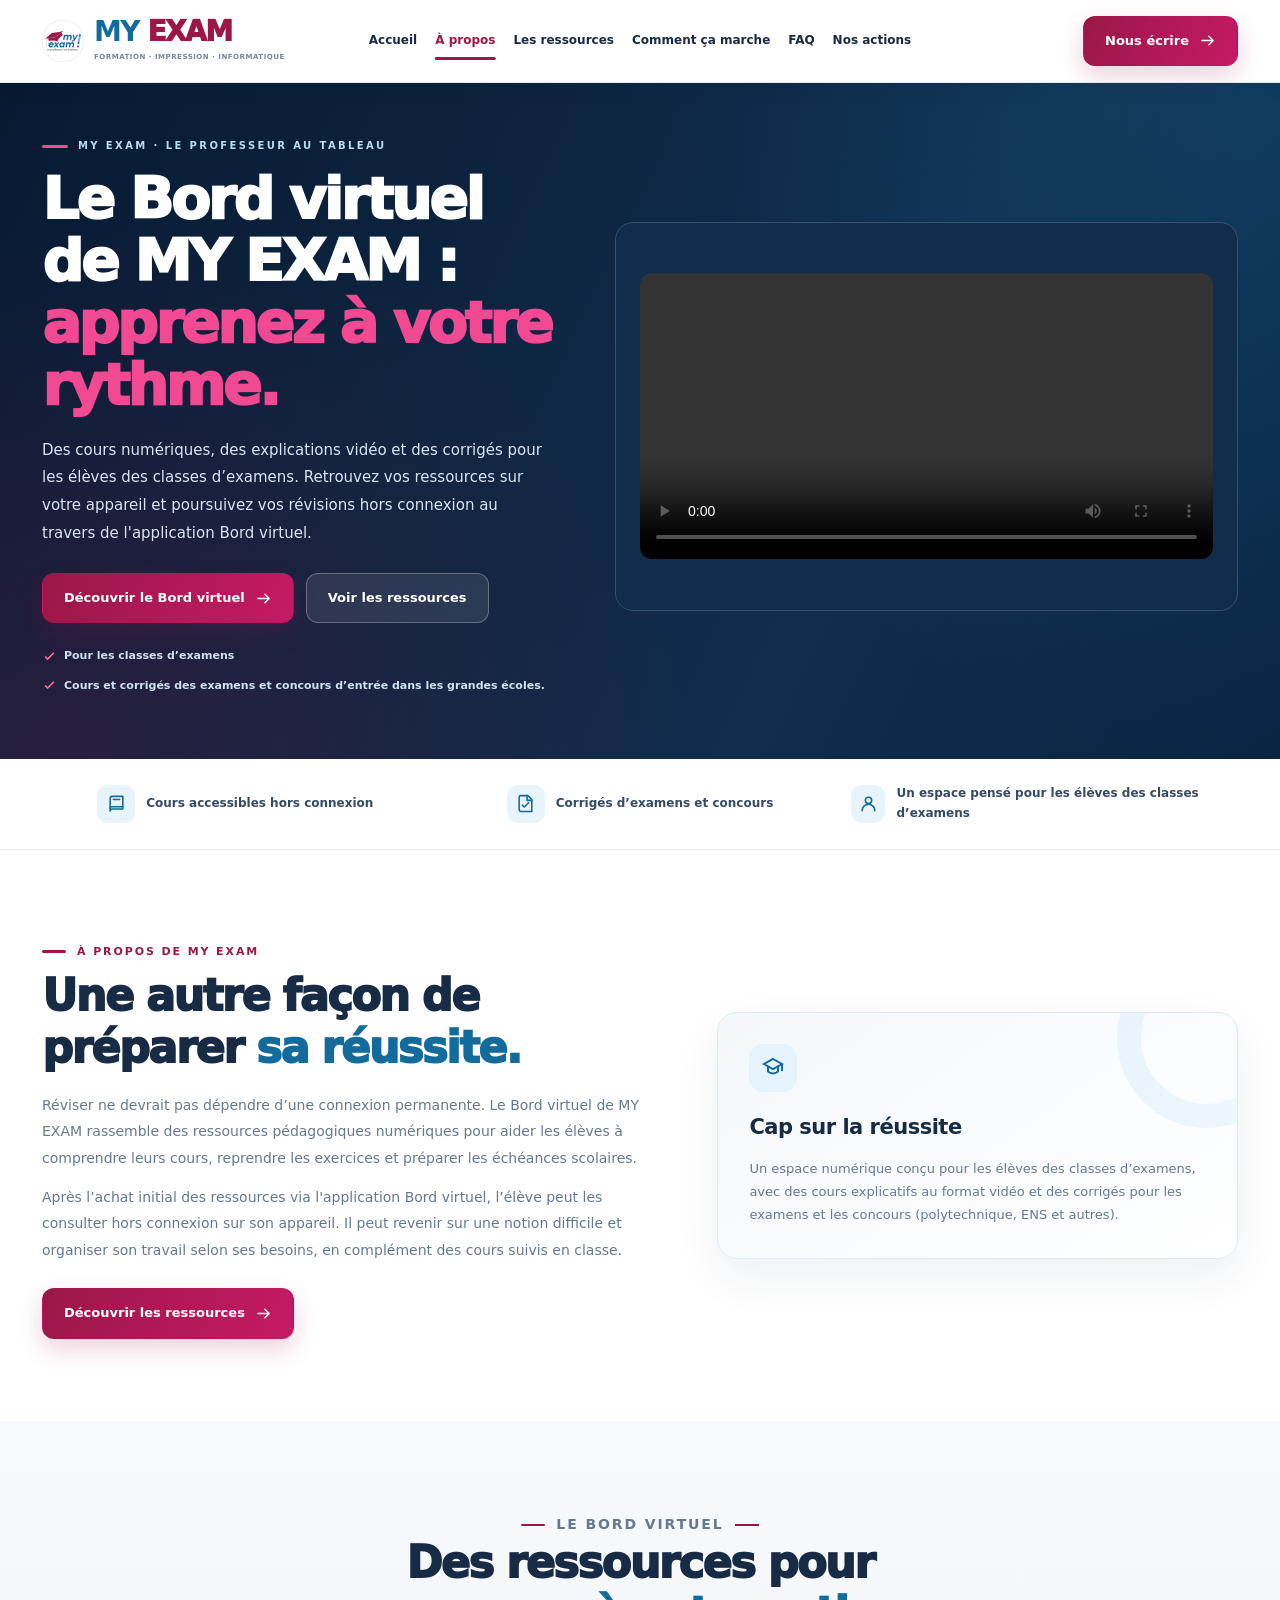
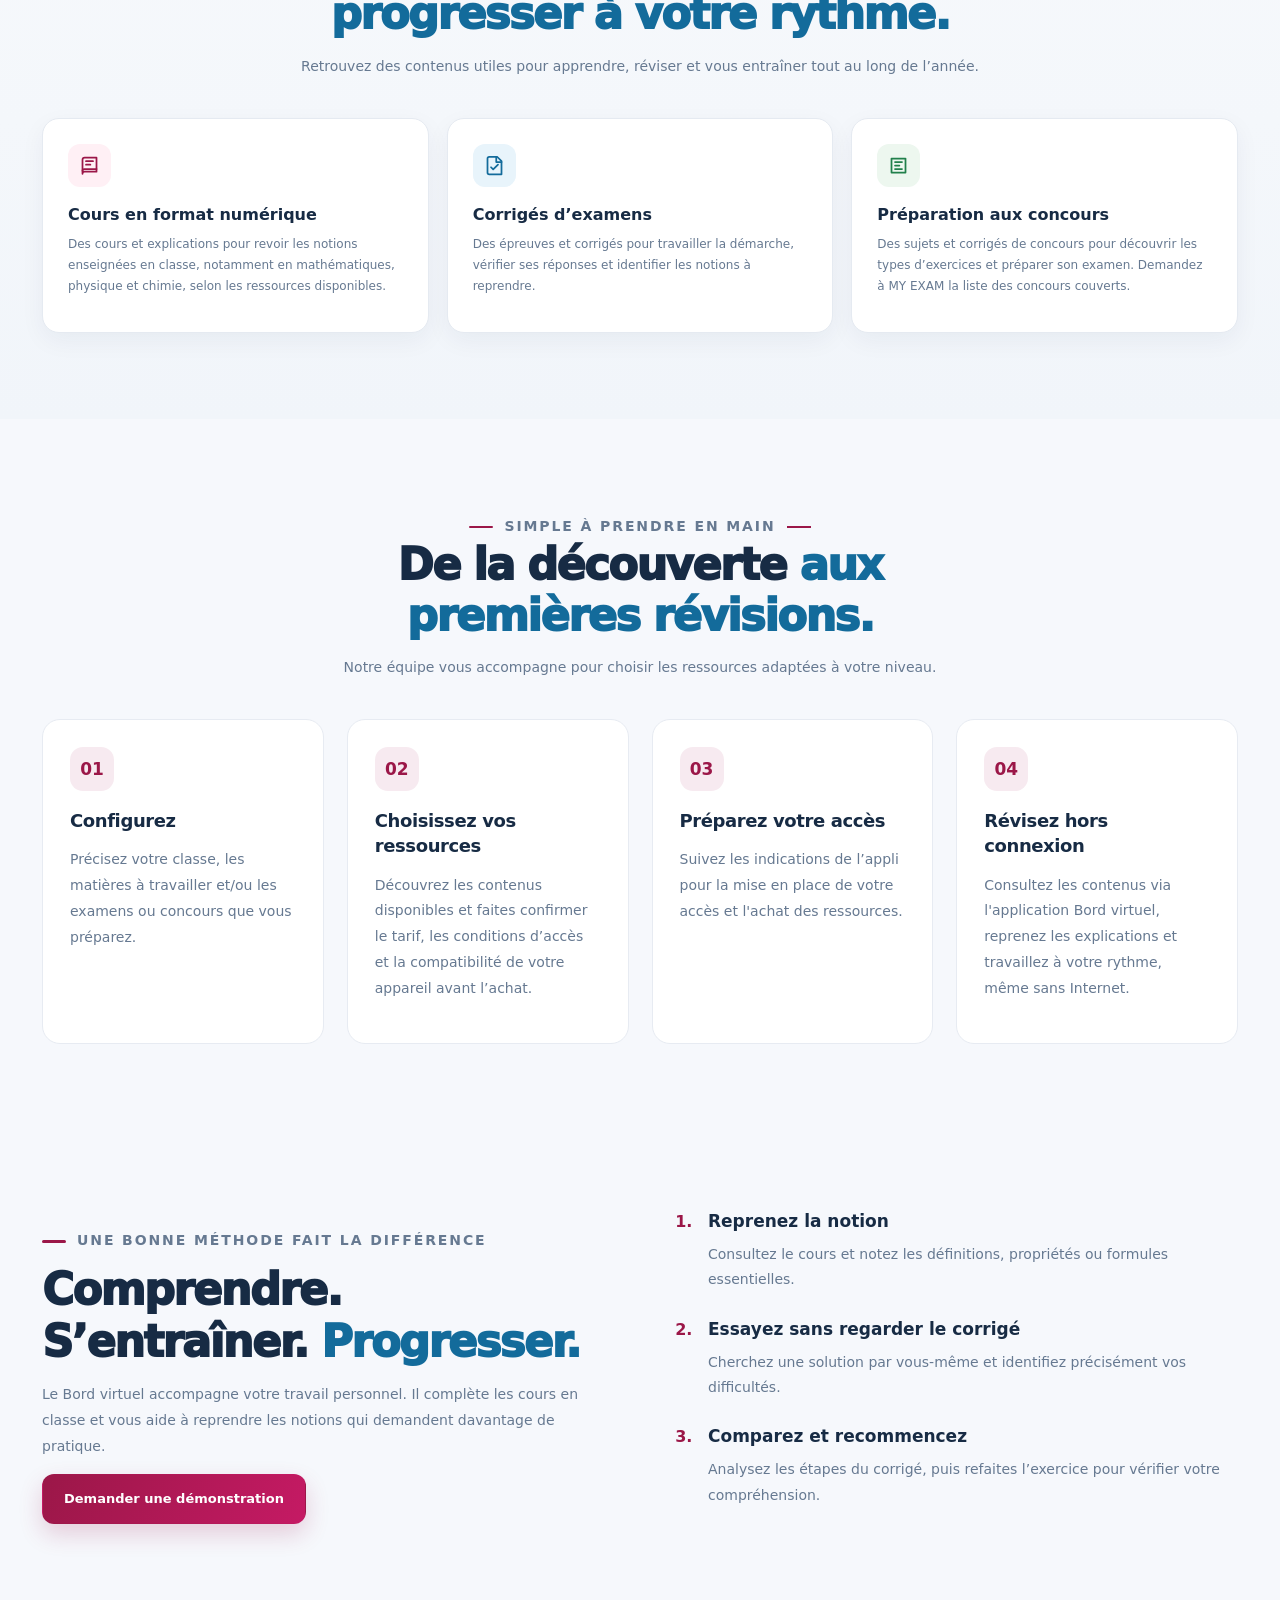
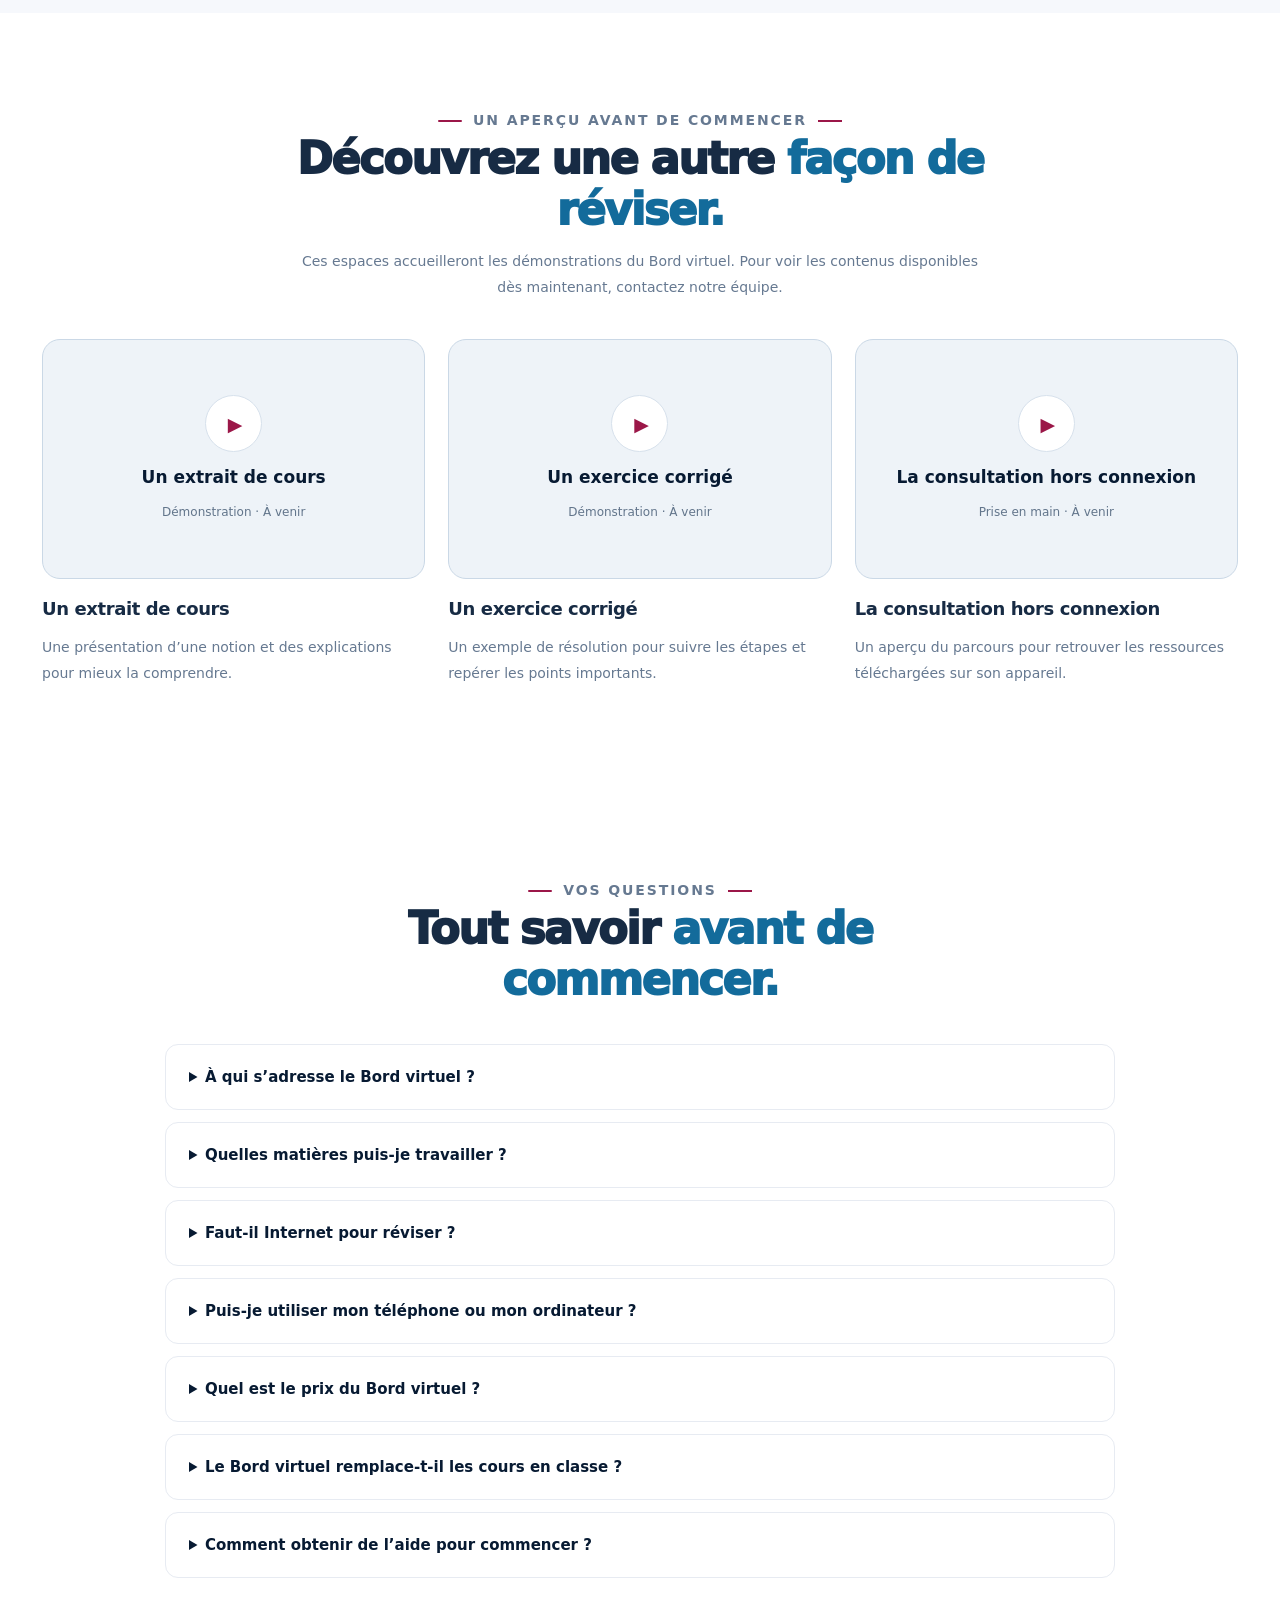
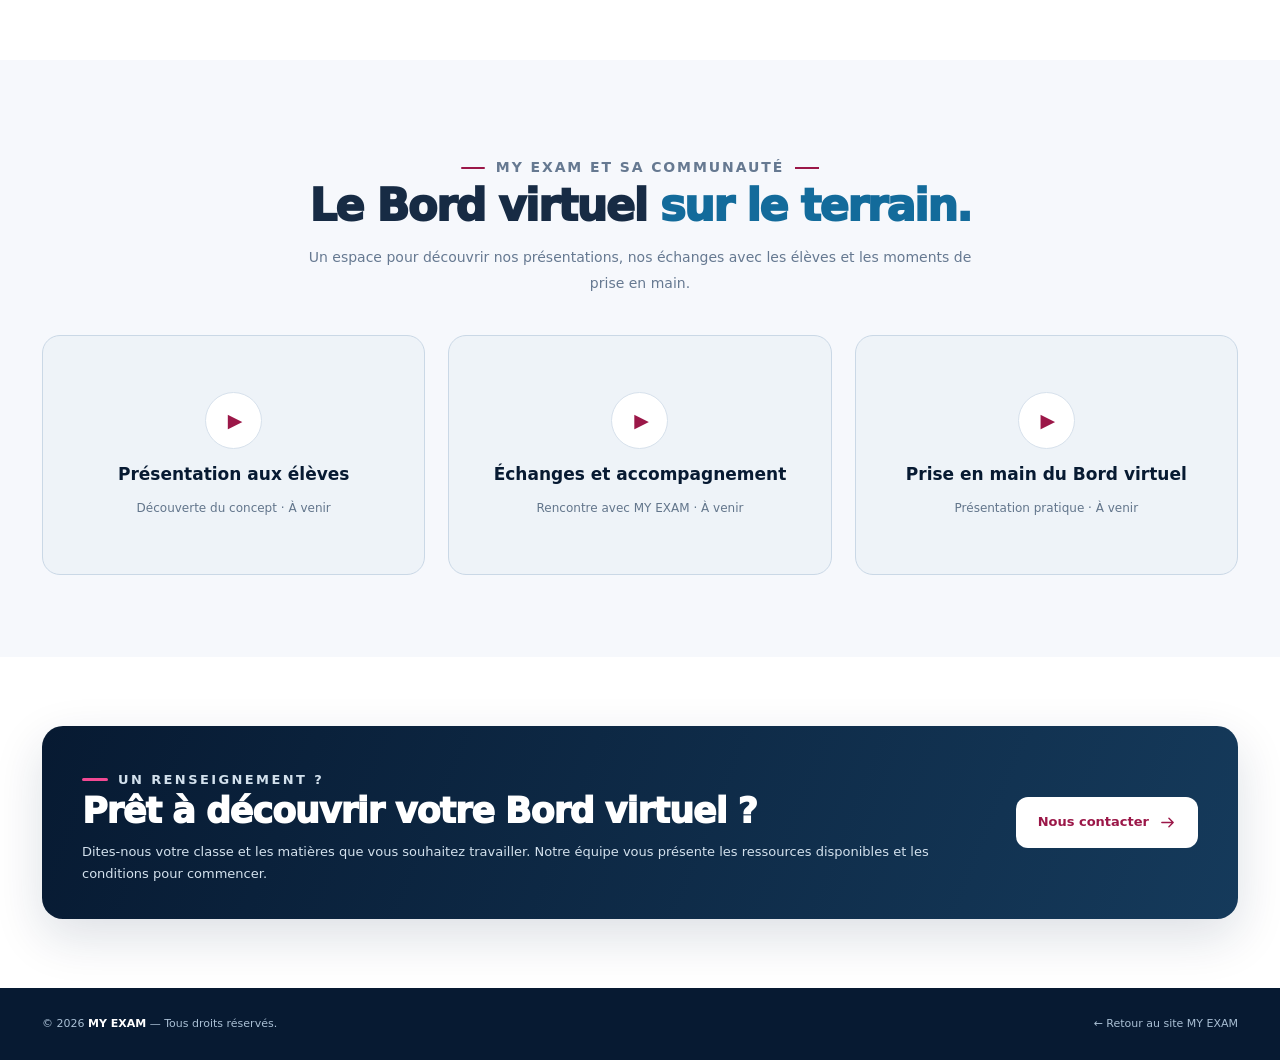
<file: bord-virtuel.html>
<!DOCTYPE html>
<html lang="fr">
<head>
<meta charset="utf-8">
<meta name="viewport" content="width=device-width, initial-scale=1">
<meta name="theme-color" content="#071a32">
<meta name="description" content="Découvrez le Bord virtuel MY EXAM à Douala : cours, explications vidéo et corrigés pour les élèves des classes d’examens, consultables hors connexion après téléchargement.">
<title>Bord virtuel MY EXAM | Cours et révisions en ligne</title>
<style>
:root{--navy:#071a32;--navy2:#102e4c;--blue:#136b9b;--wine:#9b1748;--pink:#f24993;--ink:#172b44;--muted:#667991;--line:#e7ebf2;--pale:#f6f8fc}
*,*::before,*::after{box-sizing:border-box}
html{scroll-behavior:smooth;scroll-padding-top:100px}
body{margin:0;background:#fff;color:var(--ink);font-family:Inter,"Segoe UI",ui-sans-serif,system-ui,Arial,sans-serif;-webkit-font-smoothing:antialiased;line-height:1.6}
a{color:inherit;text-decoration:none}button{font:inherit;cursor:pointer}a,button{-webkit-tap-highlight-color:transparent}img,svg{display:block}img{max-width:100%}
:focus-visible{outline:3px solid #38a6eb;outline-offset:4px}
.container{width:min(1250px,calc(100% - 84px));margin-inline:auto}
.header{position:sticky;top:0;z-index:50;background:rgba(255,255,255,.97);backdrop-filter:blur(15px);border-bottom:1px solid var(--line);box-shadow:0 4px 25px rgba(5,28,57,.045)}
.navwrap{height:82px;display:flex;align-items:center;gap:30px;justify-content:space-between}
.brand{display:flex;align-items:center;gap:10px;flex:none}.brand-symbol{width:42px;height:46px;object-fit:contain}.brand-name{display:block;font-size:28px;line-height:1;letter-spacing:-1.5px;font-weight:950}.brand-name b{color:var(--blue)}.brand-name em{font-style:normal;color:var(--wine)}.brand-tag{display:block;font-size:7px;font-weight:800;letter-spacing:.52px;color:#78889b;margin-top:6px}
.navlinks{display:flex;gap:clamp(18px,2.3vw,35px);align-items:center;margin-left:auto}.navlinks a{font-weight:760;font-size:13px;white-space:nowrap;position:relative;padding:9px 0;transition:color .18s}.navlinks a:hover,.navlinks .current{color:var(--wine)}.navlinks .current:after{content:"";height:3px;position:absolute;left:0;right:0;bottom:0;background:var(--wine);border-radius:8px}
.btn{display:inline-flex;justify-content:center;align-items:center;gap:10px;border-radius:12px;padding:14px 21px;min-height:47px;font-size:13px;font-weight:830;border:1px solid transparent;transition:transform .18s,box-shadow .18s,background .18s;white-space:nowrap}.btn:hover{transform:translateY(-2px)}.btn svg{width:17px;height:17px;stroke:currentColor;stroke-width:2;fill:none;stroke-linecap:round;stroke-linejoin:round}.btn-wine{color:white;background:linear-gradient(115deg,var(--wine),#c51a64);box-shadow:0 10px 23px rgba(155,23,72,.19)}.btn-outline{color:white;background:rgba(255,255,255,.095);border-color:rgba(255,255,255,.28)}
.menu-button{display:none;background:#fff;border:1px solid var(--line);border-radius:11px;width:45px;height:45px;align-items:center;justify-content:center;color:var(--navy)}.menu-button svg{width:22px;height:22px;stroke:currentColor;fill:none;stroke-width:2;stroke-linecap:round}
.hero{color:#fff;background:var(--navy);position:relative;overflow:hidden;isolation:isolate}.hero::before{content:"";position:absolute;inset:0;z-index:-1;background:radial-gradient(ellipse 48% 82% at 6% 100%,rgba(155,23,72,.2),transparent),radial-gradient(ellipse 46% 100% at 98% 3%,rgba(19,107,155,.29),transparent),linear-gradient(115deg,#071a32 0%,#112d4c 66%,#0a2341 100%)}
.hero-grid{display:grid;grid-template-columns:.9fr 1.1fr;gap:clamp(35px,5vw,72px);min-height:590px;align-items:center;padding-block:55px 64px}
.breadcrumb{font-size:11px;color:#c3d6e9;display:flex;align-items:center;gap:9px;margin-bottom:27px;font-weight:670}.breadcrumb a:hover{color:#fff}.breadcrumb span:last-child{color:#fff}
.eyebrow{margin:0 0 15px;font-size:10px;letter-spacing:2.4px;text-transform:uppercase;font-weight:880;display:flex;align-items:center;gap:10px;color:#b9dcef}.eyebrow:before{content:"";width:26px;height:3px;border-radius:8px;background:var(--pink)}
.hero h1{font-size:clamp(43px,4.5vw,63px);line-height:1.075;letter-spacing:-2.8px;max-width:600px;margin:0 0 20px;font-weight:930}.hero h1 span{color:#f24993}.hero .lead{font-size:15px;line-height:1.85;max-width:510px;color:#d9e5f3;margin:0 0 25px}.hero-actions{display:flex;flex-wrap:wrap;gap:12px}.hero-benefits{margin-top:24px;display:flex;flex-wrap:wrap;gap:12px 20px;font-size:11px;font-weight:700;color:#cfe2f1}.hero-benefits span{display:flex;align-items:center;gap:7px}.hero-benefits svg{width:15px;height:15px;stroke:#ff6da5;stroke-width:2.6;fill:none}
.video-frame{position:relative;display:grid;place-items:center;min-height:330px;aspect-ratio:16/10;padding:26px;border:1px solid rgba(255,255,255,.24);border-radius:23px;background:linear-gradient(145deg,rgba(255,255,255,.09),rgba(255,255,255,.025));box-shadow:0 28px 70px rgba(0,0,0,.3);text-align:center}.video-frame::before,.video-frame::after{content:"";position:absolute;border:1px solid rgba(255,255,255,.08);border-radius:19px;inset:14px;pointer-events:none}.video-frame::after{inset:28px;border-color:rgba(255,255,255,.045)}.spot-video{position:absolute;inset:0;width:100%;height:100%;object-fit:cover;border:0;border-radius:22px}.video-placeholder{position:relative;z-index:1;display:flex;flex-direction:column;align-items:center;gap:14px;max-width:360px;color:#d9e5f3}.play-mark{display:grid;place-items:center;width:70px;height:70px;border:1px solid rgba(255,255,255,.42);border-radius:50%;background:rgba(255,255,255,.1);color:white}.play-mark svg{width:28px;height:28px;fill:currentColor}.video-placeholder strong{font-size:17px;line-height:1.4;color:#fff}.video-placeholder small{font-size:12px;line-height:1.7;color:#c3d6e9}.video-label{position:absolute;z-index:2;left:24px;top:22px;padding:7px 11px;border:1px solid rgba(255,255,255,.2);border-radius:99px;background:rgba(7,26,50,.44);color:#e5eff7;font-size:9px;letter-spacing:1.3px;font-weight:850;text-transform:uppercase}
.benefit-strip{border-bottom:1px solid var(--line);background:white}.strip-inner{min-height:90px;display:grid;grid-template-columns:repeat(3,1fr);align-items:center;gap:18px}.strip-item{display:flex;justify-content:center;align-items:center;gap:11px;color:#354a63;font-size:12px;font-weight:790}.strip-icon{display:grid;place-items:center;width:38px;height:38px;border-radius:11px;background:#e8f4fb;color:var(--blue)}.strip-icon svg{width:19px;height:19px;fill:none;stroke:currentColor;stroke-width:2;stroke-linecap:round;stroke-linejoin:round}
.section{padding:82px 0}.about-grid{display:grid;grid-template-columns:1fr .86fr;gap:70px;align-items:center}.small-title{color:var(--wine);font-size:11px;letter-spacing:1.9px;text-transform:uppercase;font-weight:900;display:inline-flex;gap:11px;align-items:center;margin-bottom:11px}.small-title::before{content:"";width:24px;height:3px;background:var(--wine);border-radius:3px}h2{margin:0;font-size:clamp(31px,3.4vw,45px);font-weight:910;letter-spacing:-1.8px;line-height:1.18}h2 span{color:var(--blue)}.section-copy{font-size:14px;color:var(--muted);line-height:1.9;margin:18px 0 25px}.section-copy p{margin:0 0 12px}
.focus-card{position:relative;overflow:hidden;padding:31px;border:1px solid #e1eaf2;border-radius:20px;background:linear-gradient(145deg,#f3f8fc,#fff);box-shadow:0 18px 45px rgba(11,37,71,.07)}.focus-card::after{content:"";position:absolute;width:180px;height:180px;right:-60px;top:-65px;border:24px solid rgba(36,150,204,.07);border-radius:50%}.focus-icon{display:grid;place-items:center;width:48px;height:48px;margin-bottom:19px;border-radius:14px;background:#e5f4fc;color:var(--blue)}.focus-icon svg{width:24px;height:24px;fill:none;stroke:currentColor;stroke-width:2}.focus-card h3{position:relative;z-index:1;margin:0 0 12px;font-size:21px;letter-spacing:-.5px}.focus-card p{position:relative;z-index:1;margin:0;color:var(--muted);font-size:13px;line-height:1.8}
.resources{padding:78px 0 86px;background:linear-gradient(180deg,#f7f9fc,#f1f5fa)}.section-center{text-align:center;max-width:700px;margin:0 auto 38px}.section-center .small-title{justify-content:center}.section-center .small-title::before,.section-center .small-title::after{content:"";height:2px;width:24px;background:var(--wine)}.section-center>p{color:var(--muted);font-size:14px;line-height:1.85;margin:13px 0 0}.resource-grid{display:grid;grid-template-columns:repeat(3,minmax(0,1fr));gap:18px}.resource-card{min-height:215px;padding:25px;border:1px solid #e5eaf1;border-radius:17px;background:#fff;box-shadow:0 8px 24px rgba(13,42,74,.05)}.resource-card-icon{display:grid;place-items:center;width:43px;height:43px;margin-bottom:17px;border-radius:12px;background:#fff0f5;color:var(--wine)}.resource-card:nth-child(2) .resource-card-icon{background:#e8f4fb;color:var(--blue)}.resource-card:nth-child(3) .resource-card-icon{background:#edf7ef;color:#21804b}.resource-card-icon svg{width:21px;height:21px;fill:none;stroke:currentColor;stroke-width:2;stroke-linecap:round;stroke-linejoin:round}.resource-card h3{margin:0 0 8px;font-size:16px;line-height:1.4}.resource-card p{margin:0;color:var(--muted);font-size:12px;line-height:1.75}
.teachers{background:#fff}.teacher-grid{display:grid;grid-template-columns:repeat(2,minmax(0,1fr));gap:18px;max-width:850px;margin-inline:auto}.teacher-card{overflow:hidden;border:1px solid var(--line);border-radius:17px;background:#fff;box-shadow:0 8px 24px rgba(13,42,74,.05)}.teacher-photo,.action-photo,.action-video{position:relative;display:flex;align-items:center;justify-content:center;overflow:hidden;text-align:center;color:#fff;background:linear-gradient(135deg,#102b4b,#176b98 58%,#a51e54)}.teacher-photo::before,.action-photo::before,.action-video::before{content:"";position:absolute;width:220px;height:220px;right:-75px;top:-130px;border:1px solid rgba(255,255,255,.25);border-radius:50%;box-shadow:0 0 0 28px rgba(255,255,255,.035),0 0 0 58px rgba(255,255,255,.025)}.teacher-photo{height:250px;padding:0}.teacher-photo img{position:absolute;inset:0;z-index:1;display:block;width:100%;height:100%;object-fit:cover}.teacher-photo img:not([src]),.teacher-photo img[src=""]{display:none}.teacher-info{padding:19px 21px}.teacher-info h3{margin:0 0 6px;font-size:16px}.teacher-info p{margin:0;color:var(--muted);font-size:12px;line-height:1.7}.actions{background:linear-gradient(180deg,#f7f9fc,#f1f5fa)}.action-photo-grid{display:grid;grid-template-columns:repeat(3,minmax(0,1fr));gap:17px}.action-photo{height:220px;padding:0;border-radius:16px}.action-photo img{position:absolute;inset:0;z-index:1;display:block;width:100%;height:100%;object-fit:cover}.action-photo img:not([src]),.action-photo img[src=""]{display:none}.action-photo:nth-child(2){background:linear-gradient(135deg,#0c284e,#147da5 62%,#bc145b)}.action-photo:nth-child(3){background:linear-gradient(135deg,#7c133e,#be256b 55%,#176b98)}.action-video{display:block;width:100%;height:auto;aspect-ratio:16/9;min-height:0;margin:0;padding:0;border-radius:20px;object-fit:cover;background:linear-gradient(120deg,#071a32,#123f63 58%,#861746);box-shadow:0 16px 38px rgba(14,34,63,.12)}
.cta{padding:69px 0;background:#fff}.cta-panel{display:flex;align-items:center;justify-content:space-between;gap:30px;padding:34px 40px;border-radius:21px;background:linear-gradient(112deg,#071a32,#153a5b);color:#fff;box-shadow:0 18px 50px rgba(11,37,71,.14)}.cta-panel h2{font-size:clamp(24px,3vw,35px);letter-spacing:-1.1px}.cta-panel p{margin:9px 0 0;color:#d3e1ed;font-size:13px;line-height:1.7}.btn-white{background:#fff;color:var(--wine)}
.footer{background:var(--navy);color:#a9bfd4;padding:27px 0}.footer .container{display:flex;justify-content:space-between;align-items:center;gap:18px;font-size:11px}.footer strong{color:white}.footer a:hover{color:white}
@media(max-width:1050px){.container{width:min(1100px,calc(100% - 56px))}.navwrap{gap:18px}.navlinks{gap:18px}.navwrap>.btn{padding-inline:14px}.hero-grid{gap:32px}.video-frame{min-height:290px}.about-grid{gap:42px}}
@media(max-width:760px){.container{width:calc(100% - 36px)}.navwrap{height:73px}.navwrap>.btn{display:none}.menu-button{display:flex}.navlinks{display:none;position:absolute;top:72px;left:0;right:0;margin:0;padding:15px 22px 21px;flex-direction:column;align-items:stretch;gap:5px;background:white;border-bottom:1px solid var(--line);box-shadow:0 15px 20px rgba(5,28,57,.08)}.navlinks.open{display:flex}.navlinks a{padding:10px 5px}.navlinks .current:after{display:none}.hero-grid{grid-template-columns:1fr;gap:22px;min-height:0;padding-block:34px 42px}.breadcrumb{margin-bottom:23px}.hero h1{font-size:clamp(40px,10vw,56px);letter-spacing:-2px}.hero .lead{font-size:14px}.video-frame{min-height:0;aspect-ratio:16/10}.video-placeholder strong{font-size:15px}.play-mark{width:58px;height:58px}.strip-inner{grid-template-columns:1fr;gap:0;padding-block:13px}.strip-item{justify-content:flex-start;min-height:61px;border-bottom:1px solid #eef1f5}.strip-item:last-child{border:0}.section,.resources{padding:61px 0}.about-grid{grid-template-columns:1fr;gap:27px}.resource-grid{grid-template-columns:1fr}.resource-card{min-height:0}.teacher-grid{grid-template-columns:1fr}.teacher-card{display:grid;grid-template-columns:125px minmax(0,1fr);align-items:center}.teacher-photo{height:100%;min-height:145px;padding:12px}.teacher-info{padding:16px}.teacher-info h3{font-size:14px}.teacher-info p{font-size:11px}.action-photo-grid{grid-template-columns:1fr;gap:13px}.action-photo{height:200px}.action-video{min-height:220px;margin-top:14px}.cta{padding:50px 0}.cta-panel{align-items:flex-start;flex-direction:column;padding:27px 24px}.footer .container{flex-direction:column;align-items:flex-start}}
@media(prefers-reduced-motion:reduce){html{scroll-behavior:auto}*,*::before,*::after{transition-duration:.01ms!important;animation-duration:.01ms!important}}
</style>
<meta name="robots" content="index,follow,max-image-preview:large">
<meta property="og:type" content="website">
<meta property="og:locale" content="fr_CM">
<meta property="og:site_name" content="MY EXAM">
<meta property="og:title" content="Bord virtuel MY EXAM | Cours hors connexion">
<meta property="og:description" content="Découvrez le Bord virtuel MY EXAM à Douala : cours, explications vidéo et corrigés pour les élèves des classes d’examens, consultables hors connexion après téléchargement.">
<link rel="canonical" href="https://myexamofficiel.com/bord-virtuel.html">
<meta property="og:url" content="https://myexamofficiel.com/bord-virtuel.html">
<meta property="og:image" content="https://myexamofficiel.com/assets/bord-virtuel.webp">
<meta property="og:image:alt" content="MY EXAM Bord virtuel, ressources de révision">
<meta name="twitter:card" content="summary_large_image">
<style>
.bv-light{background:var(--pale)}.bv-grid{display:grid;gap:23px}.bv-four{grid-template-columns:repeat(4,minmax(0,1fr))}.bv-three{grid-template-columns:repeat(3,minmax(0,1fr))}.bv-card{background:white;border:1px solid var(--line);border-radius:18px;padding:27px}.bv-number{display:inline-flex;align-items:center;justify-content:center;width:44px;height:44px;border-radius:13px;background:#f7eaf0;color:var(--wine);font-weight:900;font-size:17px}.bv-card h3,.bv-demo h3{font-size:18px;line-height:1.4;margin:17px 0 10px;letter-spacing:-.4px}.bv-card p,.bv-demo p,.bv-two>div>p{font-size:14px;color:var(--muted);line-height:1.85}.bv-video-slot{aspect-ratio:16/10;min-width:0;border:1px solid #cad8e6;border-radius:18px;display:flex;flex-direction:column;align-items:center;justify-content:center;text-align:center;gap:13px;padding:24px;background:#eef3f8;color:var(--navy)}.bv-video-slot strong{font-size:17px;line-height:1.45}.bv-video-slot>span:last-of-type{font-size:12px;color:#62758b}.bv-play{width:57px;height:57px;display:flex;align-items:center;justify-content:center;padding-left:3px;background:white;border:1px solid #d7e1ec;border-radius:50%;color:var(--wine);font-size:19px}.hero .bv-video-slot{width:100%;background:#102e4c;border-color:#35516d;color:white;min-height:320px}.hero .bv-video-slot>span:last-of-type{color:#c4d5e5}.bv-video-slot video{width:100%;height:auto;border-radius:12px}.bv-two{display:grid;grid-template-columns:1fr 1fr;gap:60px;align-items:center}.bv-method{padding-left:28px;margin:0}.bv-method li{padding-left:10px;margin-bottom:23px}.bv-method li::marker{color:var(--wine);font-weight:900}.bv-method strong{font-size:17px}.bv-method p{margin:7px 0 0;color:var(--muted);font-size:14px;line-height:1.8}.bv-faq-wrap{max-width:950px}.bv-faq details{border:1px solid var(--line);border-radius:13px;margin-top:12px;background:white}.bv-faq summary{padding:20px 23px;cursor:pointer;font-weight:800;font-size:15px;color:var(--navy)}.bv-faq details p{padding:0 23px 21px;margin:0;font-size:14px;line-height:1.85;color:var(--muted)}.bv-faq details[open]{border-color:#cbd9e5}.hero .breadcrumb{gap:8px}.bv-demo{min-width:0}.navlinks{gap:18px}.navlinks a{font-size:12px}
@media(max-width:1100px){.bv-four{grid-template-columns:repeat(2,minmax(0,1fr))}.navwrap{gap:13px}.navlinks{gap:12px}.navwrap>.btn{display:none}}
@media(max-width:760px){.bv-three,.bv-four,.bv-two{grid-template-columns:1fr}.bv-two{gap:25px}.bv-card{padding:24px}.bv-video-slot{aspect-ratio:16/9}.hero .bv-video-slot{min-height:0;aspect-ratio:16/10}.bv-demo h3{margin-top:14px}.bv-grid{gap:20px}.bv-faq summary{padding:18px;font-size:14px}.bv-faq details p{padding:0 18px 18px}.hero h1{font-size:clamp(36px,9vw,52px)}.navlinks a{font-size:14px}}
@media(min-width:981px){.navwrap{position:relative}.navlinks{position:absolute;left:50%;transform:translateX(-50%);margin:0}}
@media(max-width:980px){.navwrap{height:73px}.menu-button{display:flex}.navlinks{display:none;position:absolute;top:100%;left:0;right:0;margin:0;padding:14px 28px 20px;flex-direction:column;align-items:stretch;gap:5px;background:#fff;border-bottom:1px solid var(--line);box-shadow:0 20px 35px rgba(11,38,69,.13)}.navlinks.open{display:flex}.navlinks a{padding:10px 0;font-size:14px}.navlinks .current:after{display:none}}
</style></head>
<body>
<header class="header"><div class="container navwrap">
<a class="brand" href="index.html" aria-label="MY EXAM, retour à l'accueil"><!-- IMAGE : remplacez uniquement la valeur src par votre lien HTTPS direct. -->
<img class="brand-symbol" src="assets/logo.webp" alt="Logo MY EXAM" decoding="async"><span><span class="brand-name"><b>MY</b> <em>EXAM</em></span><span class="brand-tag">FORMATION · IMPRESSION · INFORMATIQUE</span></span></a>
<nav class="navlinks" id="navlinks" aria-label="Navigation À propos"><a href="index.html">Accueil</a><a class="current" href="#apropos" aria-current="page">À propos</a><a href="#bord-virtuel">Les ressources</a><a href="#fonctionnement">Comment ça marche</a><a href="#faq">FAQ</a><a href="#actions">Nos actions</a></nav>
<a class="btn btn-wine" href="https://wa.me/237656329749?text=Bonjour%20MY%20EXAM%2C%20je%20souhaite%20en%20savoir%20plus%20sur%20le%20Bord%20virtuel." target="_blank" rel="noopener noreferrer">Nous écrire <svg viewBox="0 0 24 24" aria-hidden="true"><path d="M4 12h16m-6-6 6 6-6 6"></path></svg></a>
<button class="menu-button" id="menu-button" type="button" aria-label="Ouvrir le menu" aria-expanded="false" aria-controls="navlinks"><svg viewBox="0 0 24 24" aria-hidden="true"><path d="M4 7h16M4 12h16M4 17h16"></path></svg></button>
</div></header>
<main>
<section class="hero" aria-labelledby="hero-title"><div class="container hero-grid">
<div class="hero-content">
<p class="eyebrow">MY EXAM · LE PROFESSEUR AU TABLEAU</p>
<h1 id="hero-title">Le Bord virtuel de MY EXAM : <span>apprenez à votre rythme.</span></h1><p class="lead">Des cours numériques, des explications vidéo et des corrigés pour les élèves des classes d’examens. Retrouvez vos ressources sur votre appareil et poursuivez vos révisions hors connexion au travers de l'application Bord virtuel.</p>
<div class="hero-actions"><a href="#bord-virtuel" class="btn btn-wine">Découvrir le Bord virtuel <svg viewBox="0 0 24 24" aria-hidden="true"><path d="M4 12h16m-6-6 6 6-6 6"></path></svg></a><a href="#ressources" class="btn btn-outline">Voir les ressources</a></div>
<div class="hero-benefits"><span><svg viewBox="0 0 24 24" aria-hidden="true"><path d="m5 12 4 4L19 6"></path></svg> Pour les classes d’examens </span><span><svg viewBox="0 0 24 24" aria-hidden="true"><path d="m5 12 4 4L19 6"></path></svg> Cours et corrigés des examens et concours d’entrée dans les grandes écoles.</span></div>
</div>
<div class="bv-video-slot" role="group" aria-label="Emplacement vidéo : Découvrez le Bord virtuel"><video controls playsinline preload="metadata" aria-label="Découvrez le Bord virtuel"><source src="https://imgg.fr/f/TBAebSaw" type="video/mp4"></video><!-- VIDEO : remplacez le contenu de ce cadre par le lecteur ci-dessous puis collez votre lien MP4 dans src.
<video controls playsinline preload="metadata" aria-label="Découvrez le Bord virtuel"><source src="https://imgg.fr/f/TBAebSaw" type="video/mp4"></video>
--></div></div></section>
<section class="benefit-strip" aria-label="Le Bord virtuel en bref"><div class="container strip-inner">
<div class="strip-item"><span class="strip-icon"><svg viewBox="0 0 24 24" aria-hidden="true"><path d="M4 5.5A2.5 2.5 0 0 1 6.5 3H20v16H6.5A2.5 2.5 0 0 0 4 21.5v-16Z"></path><path d="M4 18a2 2 0 0 1 2-2h14M8 7h8"></path></svg></span>Cours accessibles hors connexion</div>
<div class="strip-item"><span class="strip-icon"><svg viewBox="0 0 24 24" aria-hidden="true"><path d="M6 2h9l5 5v15H6a2 2 0 0 1-2-2V4a2 2 0 0 1 2-2Z"></path><path d="M14 2v6h6M8 14l2.5 2.5L16 11"></path></svg></span>Corrigés d’examens et concours</div>
<div class="strip-item"><span class="strip-icon"><svg viewBox="0 0 24 24" aria-hidden="true"><circle cx="12" cy="8" r="4"></circle><path d="M4 21a8 8 0 0 1 16 0"></path></svg></span>Un espace pensé pour les élèves des classes d’examens</div>
</div></section>
<section class="section" id="apropos" aria-labelledby="about-title"><div class="container about-grid">
<div><p class="small-title">À propos de MY EXAM</p><h2 id="about-title">Une autre façon de préparer <span>sa réussite.</span></h2><div class="section-copy"><p>Réviser ne devrait pas dépendre d’une connexion permanente. Le Bord virtuel de MY EXAM rassemble des ressources pédagogiques numériques pour aider les élèves à comprendre leurs cours, reprendre les exercices et préparer les échéances scolaires.</p><p>Après l’achat initial des ressources via l'application Bord virtuel, l’élève peut les consulter hors connexion sur son appareil. Il peut revenir sur une notion difficile et organiser son travail selon ses besoins, en complément des cours suivis en classe.</p></div><a class="btn btn-wine" href="#ressources">Découvrir les ressources <svg viewBox="0 0 24 24" aria-hidden="true"><path d="M4 12h16m-6-6 6 6-6 6"></path></svg></a></div>
<aside class="focus-card" aria-label="Public concerné"><span class="focus-icon"><svg viewBox="0 0 24 24" aria-hidden="true"><path d="m12 3 9 5-9 5-9-5 9-5Z"></path><path d="m7 10.2v5.3c2.8 2.5 7.2 2.5 10 0v-5.3M21 8v7"></path></svg></span><h3>Cap sur la réussite </h3><p>Un espace numérique conçu pour les élèves des classes d’examens, avec des cours explicatifs au format vidéo et des corrigés pour les examens et les concours (polytechnique, ENS et autres).</p></aside>
</div></section>

<section class="resources" id="bord-virtuel" aria-labelledby="board-title"><div class="container">
<div class="section-center"><p class="small-title">Le Bord virtuel</p><h2 id="board-title">Des ressources pour <span>progresser à votre rythme.</span></h2><p>Retrouvez des contenus utiles pour apprendre, réviser et vous entraîner tout au long de l’année.</p></div>
<div class="resource-grid" id="ressources">
<article class="resource-card"><span class="resource-card-icon"><svg viewBox="0 0 24 24" aria-hidden="true"><path d="M4 5.5A2.5 2.5 0 0 1 6.5 3H20v16H6.5A2.5 2.5 0 0 0 4 21.5v-16Z"></path><path d="M4 18a2 2 0 0 1 2-2h14M8 7h8M8 11h5"></path></svg></span><h3>Cours en format numérique</h3><p>Des cours et explications pour revoir les notions enseignées en classe, notamment en mathématiques, physique et chimie, selon les ressources disponibles.</p></article>
<article class="resource-card"><span class="resource-card-icon"><svg viewBox="0 0 24 24" aria-hidden="true"><path d="M6 2h9l5 5v15H6a2 2 0 0 1-2-2V4a2 2 0 0 1 2-2Z"></path><path d="M14 2v6h6M8 14l2.5 2.5L16 11"></path></svg></span><h3>Corrigés d’examens</h3><p>Des épreuves et corrigés pour travailler la démarche, vérifier ses réponses et identifier les notions à reprendre.</p></article>
<article class="resource-card"><span class="resource-card-icon"><svg viewBox="0 0 24 24" aria-hidden="true"><path d="M4 4h16v16H4zM8 8h8M8 12h5M8 16h8"></path></svg></span><h3>Préparation aux concours</h3><p>Des sujets et corrigés de concours pour découvrir les types d’exercices et préparer son examen. Demandez à MY EXAM la liste des concours couverts.</p></article>
</div></div></section>
<section class="section bv-light" id="fonctionnement" aria-labelledby="fonctionnement-title"><div class="container"><div class="section-center"><p class="small-title">Simple à prendre en main</p><h2 id="fonctionnement-title">De la découverte <span>aux premières révisions.</span></h2><p>Notre équipe vous accompagne pour choisir les ressources adaptées à votre niveau.</p></div><div class="bv-grid bv-four">
<article class="bv-card"><span class="bv-number">01</span><h3>Configurez</h3><p>Précisez votre classe, les matières à travailler et/ou les examens ou concours que vous préparez.</p></article>
<article class="bv-card"><span class="bv-number">02</span><h3>Choisissez vos ressources</h3><p>Découvrez les contenus disponibles et faites confirmer le tarif, les conditions d’accès et la compatibilité de votre appareil avant l’achat.</p></article>
<article class="bv-card"><span class="bv-number">03</span><h3>Préparez votre accès</h3><p>Suivez les indications de l’appli pour la mise en place de votre accès et l'achat des ressources.</p></article>
<article class="bv-card"><span class="bv-number">04</span><h3>Révisez hors connexion</h3><p>Consultez les contenus via l'application Bord virtuel, reprenez les explications et travaillez à votre rythme, même sans Internet.</p></article>
</div></div></section>

<section class="section bv-light" id="methode" aria-labelledby="methode-title"><div class="container bv-two"><div><p class="small-title">Une bonne méthode fait la différence</p><h2 id="methode-title">Comprendre. S’entraîner. <span>Progresser.</span></h2><p>Le Bord virtuel accompagne votre travail personnel. Il complète les cours en classe et vous aide à reprendre les notions qui demandent davantage de pratique.</p><a class="btn btn-wine" href="https://wa.me/237656329749?text=Bonjour%20MY%20EXAM%2C%20je%20souhaite%20d%C3%A9couvrir%20le%20Bord%20virtuel%20pour%20les%20classes%20d%27examens." target="_blank" rel="noopener noreferrer">Demander une démonstration</a></div><ol class="bv-method"><li><strong>Reprenez la notion</strong><p>Consultez le cours et notez les définitions, propriétés ou formules essentielles.</p></li><li><strong>Essayez sans regarder le corrigé</strong><p>Cherchez une solution par vous-même et identifiez précisément vos difficultés.</p></li><li><strong>Comparez et recommencez</strong><p>Analysez les étapes du corrigé, puis refaites l’exercice pour vérifier votre compréhension.</p></li></ol></div></section>
<section class="section" id="demonstrations" aria-labelledby="demo-title"><div class="container"><div class="section-center"><p class="small-title">Un aperçu avant de commencer</p><h2 id="demo-title">Découvrez une autre <span>façon de réviser.</span></h2><p>Ces espaces accueilleront les démonstrations du Bord virtuel. Pour voir les contenus disponibles dès maintenant, contactez notre équipe.</p></div><div class="bv-grid bv-three"><article class="bv-demo"><div class="bv-video-slot" role="group" aria-label="Emplacement vidéo : Un extrait de cours"><span class="bv-play" aria-hidden="true">▶</span><strong>Un extrait de cours</strong><span>Démonstration · À venir</span><!-- VIDEO : remplacez le contenu de ce cadre par le lecteur ci-dessous puis collez votre lien MP4 dans src.
<video controls playsinline preload="metadata" aria-label="Un extrait de cours"><source src="https://VOTRE-HEBERGEUR.example/video.mp4" type="video/mp4"></video>
--></div><h3>Un extrait de cours</h3><p>Une présentation d’une notion et des explications pour mieux la comprendre.</p></article><article class="bv-demo"><div class="bv-video-slot" role="group" aria-label="Emplacement vidéo : Un exercice corrigé"><span class="bv-play" aria-hidden="true">▶</span><strong>Un exercice corrigé</strong><span>Démonstration · À venir</span><!-- VIDEO : remplacez le contenu de ce cadre par le lecteur ci-dessous puis collez votre lien MP4 dans src.
<video controls playsinline preload="metadata" aria-label="Un exercice corrigé"><source src="https://VOTRE-HEBERGEUR.example/video.mp4" type="video/mp4"></video>
--></div><h3>Un exercice corrigé</h3><p>Un exemple de résolution pour suivre les étapes et repérer les points importants.</p></article><article class="bv-demo"><div class="bv-video-slot" role="group" aria-label="Emplacement vidéo : La consultation hors connexion"><span class="bv-play" aria-hidden="true">▶</span><strong>La consultation hors connexion</strong><span>Prise en main · À venir</span><!-- VIDEO : remplacez le contenu de ce cadre par le lecteur ci-dessous puis collez votre lien MP4 dans src.
<video controls playsinline preload="metadata" aria-label="La consultation hors connexion"><source src="https://VOTRE-HEBERGEUR.example/video.mp4" type="video/mp4"></video>
--></div><h3>La consultation hors connexion</h3><p>Un aperçu du parcours pour retrouver les ressources téléchargées sur son appareil.</p></article></div></div></section><section class="section" id="faq" aria-labelledby="faq-title"><div class="container bv-faq-wrap"><div class="section-center"><p class="small-title">Vos questions</p><h2 id="faq-title">Tout savoir <span>avant de commencer.</span></h2></div><div class="bv-faq"><details><summary>À qui s’adresse le Bord virtuel ?</summary><p>Le Bord virtuel présenté ici s’adresse aux élèves des classes d’examens qui souhaitent revoir leurs cours et préparer leurs examens ou certains concours. Contactez MY EXAM pour vérifier les ressources correspondant à votre programme.</p></details><details><summary>Quelles matières puis-je travailler ?</summary><p>Les ressources portent notamment sur les mathématiques, la physique, la chimie et les autres matières. L’application vous communique la liste des cours, des corrigés et des concours disponibles avant le paiement.</p></details><details><summary>Faut-il Internet pour réviser ?</summary><p>Une connexion est nécessaire pour la mise en place de l’accès et le téléchargement initial. Les contenus téléchargés peuvent ensuite être consultés hors connexion. Une connexion reste nécessaire pour recevoir de nouveaux contenus ou échanger avec MY EXAM.</p></details><details><summary>Puis-je utiliser mon téléphone ou mon ordinateur ?</summary><p>Il suffit de vous rendre sur playstore ou sur un navigateur pour télécharger la version appropriée à votre appareil et votre système d'exploitation</p></details><details><summary>Quel est le prix du Bord virtuel ?</summary><p> L’application vous précisera le plan tarifaire, le contenu inclus et les conditions d’accès avant toute validation.</p></details><details><summary>Le Bord virtuel remplace-t-il les cours en classe ?</summary><p>Il complète les enseignements et le travail personnel. La progression dépend aussi de votre assiduité, de vos entraînements et du suivi de vos difficultés.</p></details><details><summary>Comment obtenir de l’aide pour commencer ?</summary><p>Écrivez-nous sur WhatsApp ou rendez-vous à MY EXAM, Shell New-Bell, entrée Babylone, face hôtel La Côte à Douala.</p></details></div></div></section><section class="section bv-light" id="actions" aria-labelledby="actions-title"><div class="container"><div class="section-center"><p class="small-title">MY EXAM et sa communauté</p><h2 id="actions-title">Le Bord virtuel <span>sur le terrain.</span></h2><p>Un espace pour découvrir nos présentations, nos échanges avec les élèves et les moments de prise en main.</p></div><div class="bv-grid bv-three"><div class="bv-video-slot" role="group" aria-label="Emplacement vidéo : Présentation aux élèves"><span class="bv-play" aria-hidden="true">▶</span><strong>Présentation aux élèves</strong><span>Découverte du concept · À venir</span><!-- VIDEO : remplacez le contenu de ce cadre par le lecteur ci-dessous puis collez votre lien MP4 dans src.
<video controls playsinline preload="metadata" aria-label="Présentation aux élèves"><source src="https://VOTRE-HEBERGEUR.example/video.mp4" type="video/mp4"></video>
--></div><div class="bv-video-slot" role="group" aria-label="Emplacement vidéo : Échanges et accompagnement"><span class="bv-play" aria-hidden="true">▶</span><strong>Échanges et accompagnement</strong><span>Rencontre avec MY EXAM · À venir</span><!-- VIDEO : remplacez le contenu de ce cadre par le lecteur ci-dessous puis collez votre lien MP4 dans src.
<video controls playsinline preload="metadata" aria-label="Échanges et accompagnement"><source src="https://VOTRE-HEBERGEUR.example/video.mp4" type="video/mp4"></video>
--></div><div class="bv-video-slot" role="group" aria-label="Emplacement vidéo : Prise en main du Bord virtuel"><span class="bv-play" aria-hidden="true">▶</span><strong>Prise en main du Bord virtuel</strong><span>Présentation pratique · À venir</span><!-- VIDEO : remplacez le contenu de ce cadre par le lecteur ci-dessous puis collez votre lien MP4 dans src.
<video controls playsinline preload="metadata" aria-label="Prise en main du Bord virtuel"><source src="https://VOTRE-HEBERGEUR.example/video.mp4" type="video/mp4"></video>
--></div></div></div></section><section class="cta" aria-labelledby="cta-title"><div class="container cta-panel"><div><p class="eyebrow">Un renseignement ?</p><h2 id="cta-title">Prêt à découvrir votre Bord virtuel ?</h2><p>Dites-nous votre classe et les matières que vous souhaitez travailler. Notre équipe vous présente les ressources disponibles et les conditions pour commencer.</p></div><a class="btn btn-white" href="https://wa.me/237656329749?text=Bonjour%20MY%20EXAM%2C%20je%20souhaite%20en%20savoir%20plus%20sur%20le%20Bord%20virtuel." target="_blank" rel="noopener noreferrer">Nous contacter <svg viewBox="0 0 24 24" aria-hidden="true"><path d="M4 12h16m-6-6 6 6-6 6"></path></svg></a></div></section>

</main><footer class="footer"><div class="container"><span>© 2026 <strong>MY EXAM</strong> — Tous droits réservés.</span><a href="index.html">← Retour au site MY EXAM</a></div></footer>
<script>
const menuButton=document.getElementById('menu-button');
const navigation=document.getElementById('navlinks');
menuButton.addEventListener('click',()=>{
 const isExpanded=menuButton.getAttribute('aria-expanded')==='true';
 menuButton.setAttribute('aria-expanded',String(!isExpanded));
 menuButton.setAttribute('aria-label',isExpanded?'Ouvrir le menu':'Fermer le menu');
 navigation.classList.toggle('open',!isExpanded);
});
navigation.addEventListener('click',event=>{
 if(event.target.closest('a')){
  navigation.classList.remove('open');
  menuButton.setAttribute('aria-expanded','false');
  menuButton.setAttribute('aria-label','Ouvrir le menu');
 }
});
</script>
</body>
</html>
</file>
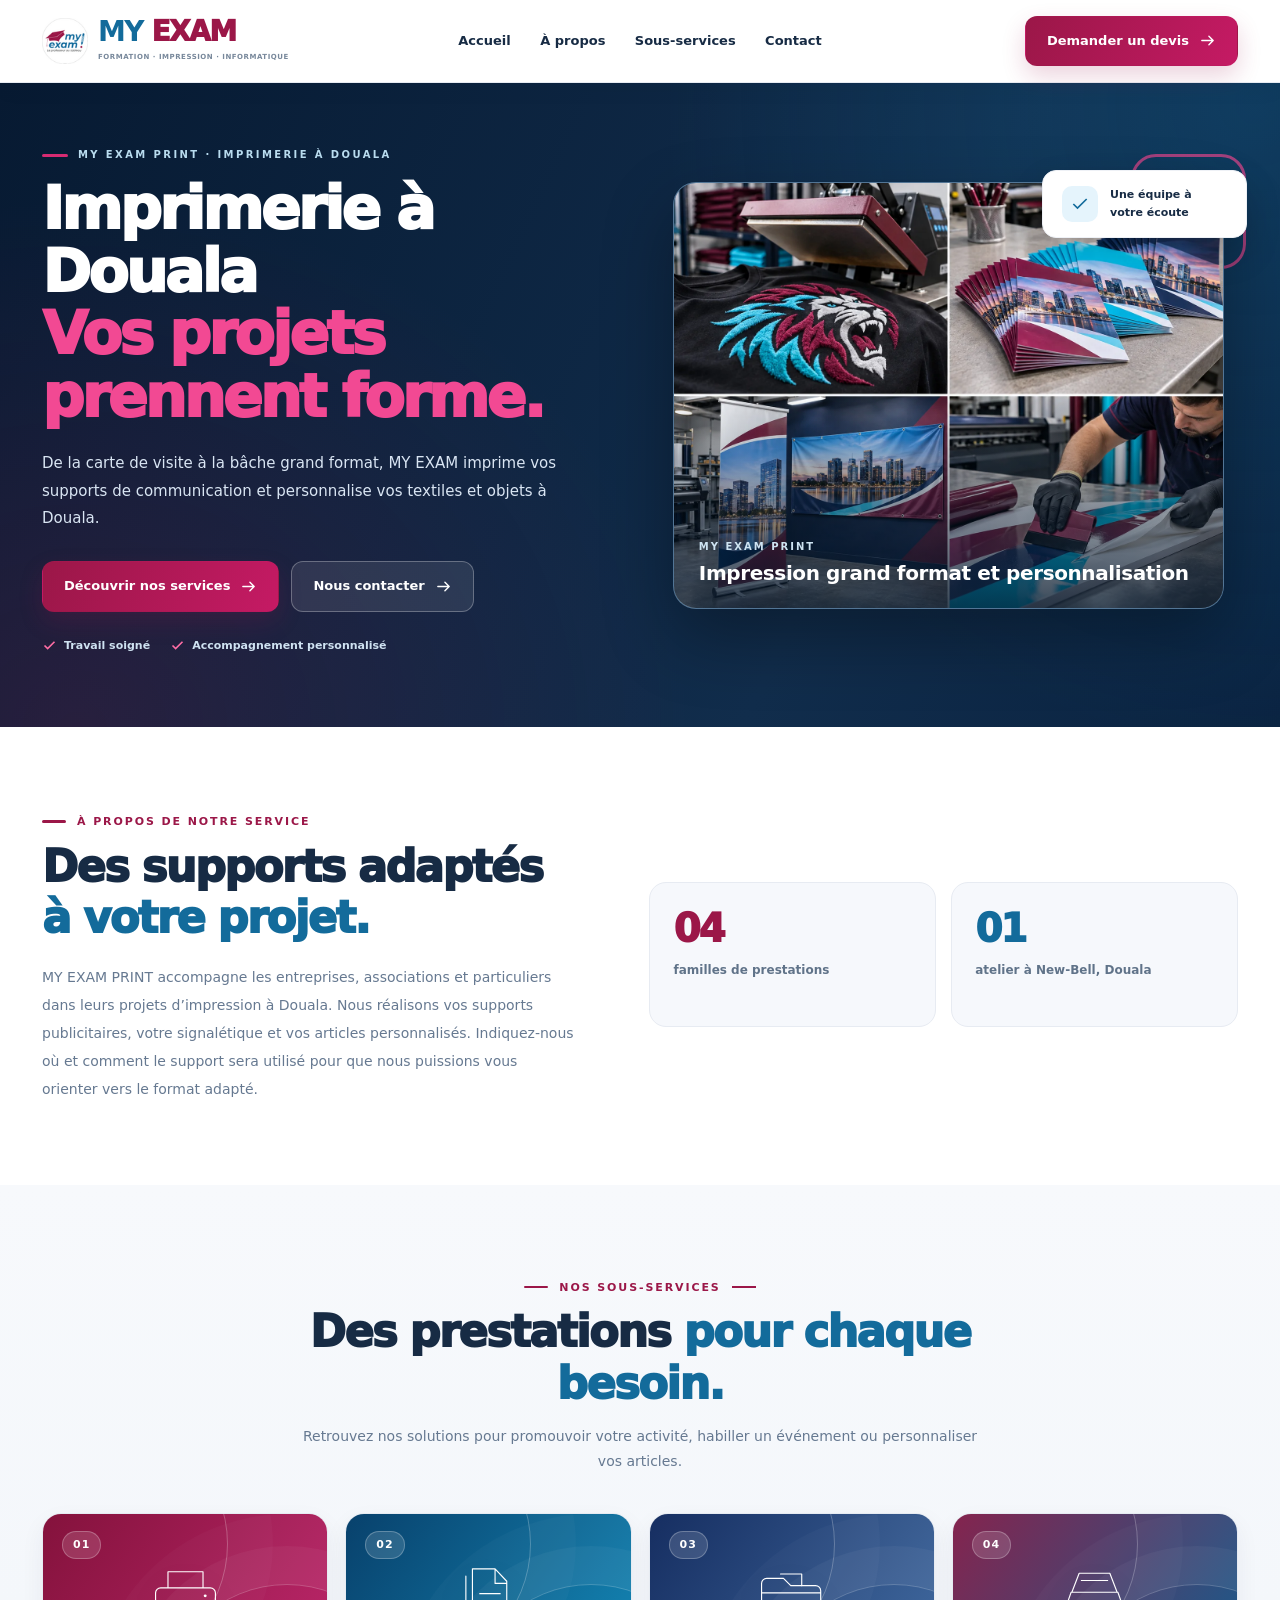
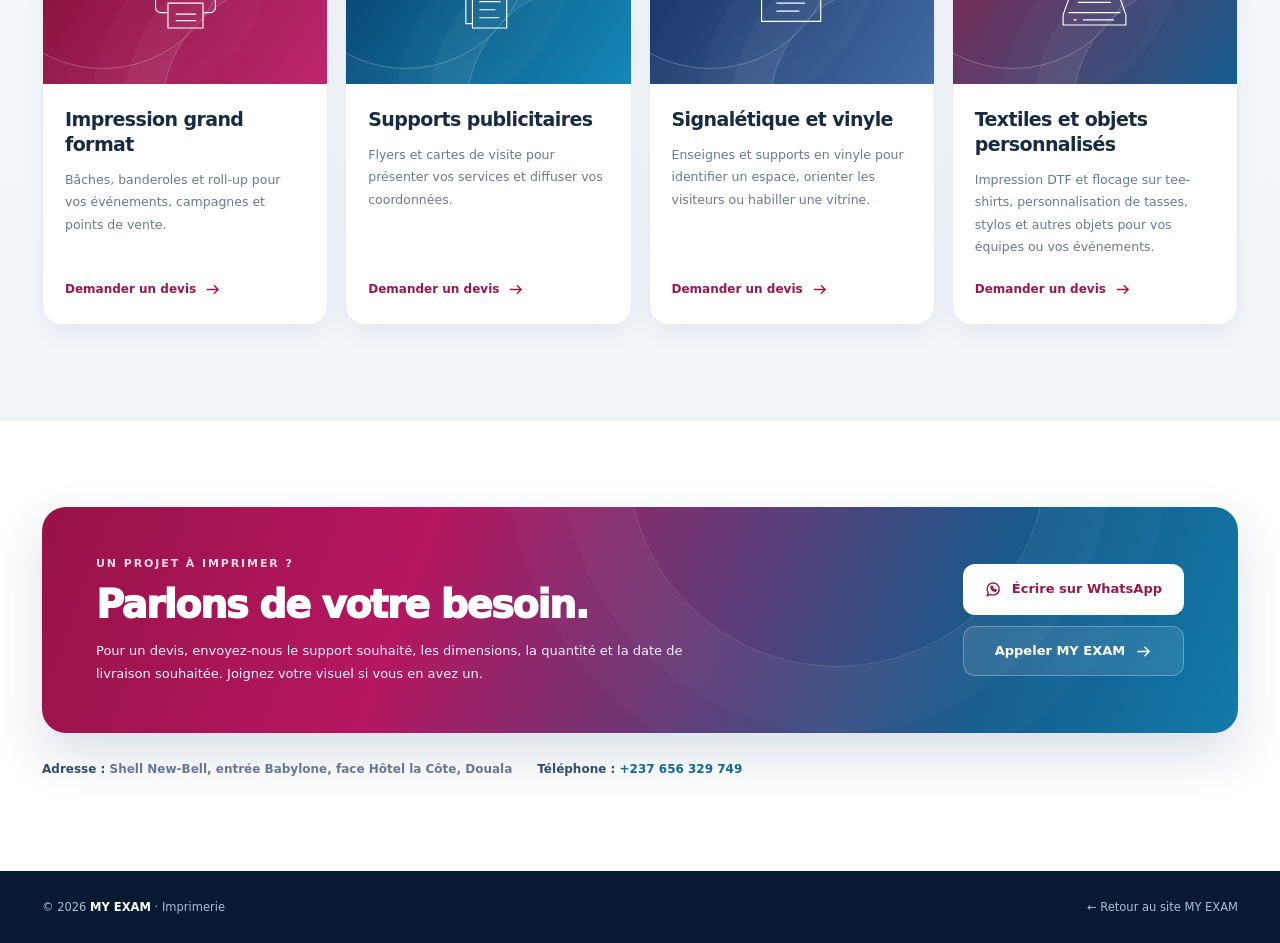
<file: imprimerie.html>
<!DOCTYPE html>
<html lang="fr">
<head>
<meta charset="utf-8">
<meta name="viewport" content="width=device-width, initial-scale=1">
<meta name="theme-color" content="#071a32">
<meta name="description" content="MY EXAM PRINT, imprimerie à Douala New-Bell. Bâches, roll-up, flyers, cartes de visite, signalétique, impression DTF et objets personnalisés. Demandez un devis.">
<title>Imprimerie à Douala | MY EXAM</title>
<style>
:root{--navy:#071a32;--navy2:#102e4c;--blue:#136b9b;--cyan:#2496cc;--wine:#9b1748;--pink:#d72b72;--ink:#172b44;--muted:#667991;--line:#e7ebf2;--pale:#f6f8fc;--white:#fff;--shadow:0 18px 55px rgba(11,37,71,.09)}
*,*::before,*::after{box-sizing:border-box}
html{scroll-behavior:smooth;scroll-padding-top:100px}
body{margin:0;background:#fff;color:var(--ink);font-family:Inter,"Segoe UI",ui-sans-serif,system-ui,Arial,sans-serif;-webkit-font-smoothing:antialiased;line-height:1.6}
a{color:inherit;text-decoration:none}button{font:inherit;cursor:pointer}button,a{-webkit-tap-highlight-color:transparent}
:focus-visible{outline:3px solid #38a6eb;outline-offset:4px}img{display:block;max-width:100%}svg{display:block}
.container{width:min(1250px,calc(100% - 84px));margin-inline:auto}
.header{position:sticky;top:0;z-index:50;background:rgba(255,255,255,.97);backdrop-filter:blur(15px);border-bottom:1px solid var(--line);box-shadow:0 4px 25px rgba(5,28,57,.045)}
.navwrap{height:82px;display:flex;align-items:center;gap:30px;justify-content:space-between}
.brand{display:flex;align-items:center;gap:10px;flex:none}.brand-symbol{width:42px;height:46px}.brand-name{display:block;font-size:28px;line-height:1;letter-spacing:-1.5px;font-weight:950}.brand-name b{color:var(--blue)}.brand-name em{font-style:normal;color:var(--wine)}.brand-tag{display:block;font-size:7px;font-weight:800;letter-spacing:.52px;color:#78889b;margin-top:6px}
.navlinks{display:flex;gap:clamp(18px,2.3vw,35px);align-items:center;margin-left:auto}.navlinks a{font-weight:760;font-size:13px;white-space:nowrap;position:relative;padding:9px 0;transition:color .18s}.navlinks a:hover,.navlinks .current{color:var(--wine)}.navlinks .current:after{content:"";height:3px;position:absolute;left:0;right:0;bottom:0;background:var(--wine);border-radius:8px}
.btn{display:inline-flex;justify-content:center;align-items:center;gap:10px;border-radius:12px;padding:14px 21px;min-height:47px;font-size:13px;font-weight:830;border:1px solid transparent;transition:transform .18s,box-shadow .18s,background .18s;white-space:nowrap}.btn:hover{transform:translateY(-2px)}.btn svg{width:17px;height:17px;stroke:currentColor;stroke-width:2;fill:none;stroke-linecap:round;stroke-linejoin:round}.btn-wine{color:white;background:linear-gradient(115deg,var(--wine),#c51a64);box-shadow:0 10px 23px rgba(155,23,72,.19)}.btn-wine:hover{box-shadow:0 14px 27px rgba(155,23,72,.25)}.btn-white{background:#fff;color:var(--wine)}.btn-outline{color:white;background:rgba(255,255,255,.095);border-color:rgba(255,255,255,.28)}.head-contact{margin-left:2px}
.menu-button{display:none;background:#fff;border:1px solid var(--line);border-radius:11px;width:45px;height:45px;align-items:center;justify-content:center;color:var(--navy)}.menu-button svg{width:22px;height:22px;stroke:currentColor;fill:none;stroke-width:2;stroke-linecap:round}
.hero{color:#fff;background:var(--navy);position:relative;overflow:hidden;isolation:isolate}
.hero::before{content:"";position:absolute;inset:0;z-index:-1;background:radial-gradient(ellipse 48% 82% at 6% 100%,rgba(155,23,72,.2),transparent),radial-gradient(ellipse 46% 100% at 98% 3%,rgba(19,107,155,.29),transparent),linear-gradient(115deg,#071a32 0%,#112d4c 66%,#0a2341 100%)}
.hero-grid{display:grid;grid-template-columns:1fr 1.02fr;gap:clamp(35px,6vw,92px);min-height:560px;align-items:center;padding-block:64px 73px}
.breadcrumb{font-size:11px;color:#c3d6e9;display:flex;align-items:center;gap:9px;margin-bottom:31px;font-weight:670}.breadcrumb a:hover{color:#fff}.breadcrumb span:last-child{color:#fff}
.eyebrow{margin:0 0 15px;font-size:10px;letter-spacing:2.4px;text-transform:uppercase;font-weight:880;display:flex;align-items:center;gap:10px;color:#b9dcef}.eyebrow:before{content:"";width:26px;height:3px;border-radius:8px;background:var(--pink)}
.hero h1{font-size:clamp(45px,4.6vw,67px);line-height:1.065;letter-spacing:-2.9px;max-width:650px;margin:0 0 21px;font-weight:930}.hero h1 span{color:#f24993}
.hero .lead{font-size:15px;line-height:1.85;max-width:520px;color:#d9e5f3;margin:0 0 28px}
.hero-actions{display:flex;flex-wrap:wrap;gap:12px}.hero-benefits{margin-top:25px;display:flex;flex-wrap:wrap;gap:12px 20px;font-size:11px;font-weight:700;color:#cfe2f1}.hero-benefits span{display:flex;align-items:center;gap:7px}.hero-benefits svg{width:15px;height:15px;stroke:#ff6da5;stroke-width:2.6;fill:none}
.hero-visual{position:relative;padding:12px 14px 22px 0;min-width:0}.image-frame{position:relative;overflow:hidden;border-radius:23px;background:#1b4a74;border:1px solid rgba(255,255,255,.24);box-shadow:0 28px 70px rgba(0,0,0,.33);aspect-ratio:1.29}.image-frame img{width:100%;height:100%;object-fit:cover;object-position:48% center}.image-frame::after{content:"";position:absolute;inset:50% 0 0;background:linear-gradient(0deg,rgba(3,21,41,.78),transparent);pointer-events:none}.frame-caption{position:absolute;bottom:22px;left:25px;right:25px;z-index:1}.frame-caption small{display:block;font-size:10px;letter-spacing:2px;font-weight:850;color:#cee3f2;margin-bottom:5px}.frame-caption strong{font-size:20px;line-height:1.3;display:block;letter-spacing:-.4px;color:#fff}.image-accent{position:absolute;z-index:-1;width:115px;height:115px;top:-16px;right:-8px;border:3px solid rgba(247,71,145,.64);border-radius:25px}.image-stamp{position:absolute;right:-9px;top:0;bottom:auto;padding:15px 19px;background:white;border:1px solid #eef1f6;box-shadow:0 16px 35px rgba(0,0,0,.16);border-radius:14px;display:flex;align-items:center;gap:12px;color:var(--ink);font-size:11px;font-weight:770;max-width:205px}.stamp-symbol{display:grid;place-items:center;background:#e5f4fc;color:var(--blue);width:36px;height:36px;flex:none;border-radius:10px}.stamp-symbol svg{width:20px;height:20px;stroke:currentColor;fill:none;stroke-width:2}
.about{padding:78px 0 82px;background:#fff}.about-grid{display:grid;grid-template-columns:.95fr 1.05fr;gap:75px;align-items:center}.section-head{margin:0}.small-title{color:var(--wine);font-size:11px;letter-spacing:1.9px;text-transform:uppercase;font-weight:900;display:inline-flex;gap:11px;align-items:center;margin-bottom:11px}.small-title::before{content:"";width:24px;height:3px;background:var(--wine);border-radius:3px}h2{margin:0;font-size:clamp(31px,3.4vw,45px);font-weight:910;letter-spacing:-1.8px;line-height:1.18}h2 span{color:var(--blue)}.about-text{font-size:14px;color:var(--muted);line-height:2;max-width:630px;margin:19px 0 0}.about-stats{display:grid;grid-template-columns:repeat(2,1fr);gap:15px}.info-tile{background:var(--pale);border:1px solid var(--line);border-radius:17px;padding:26px 23px;min-height:145px}.info-tile .num{font-size:39px;letter-spacing:-2px;line-height:1;color:var(--wine);font-weight:950}.info-tile:nth-child(2) .num{color:var(--blue)}.info-tile .explain{display:block;font-size:12px;color:#607389;font-weight:750;margin-top:12px;line-height:1.5}
.services{padding:85px 0 96px;background:linear-gradient(180deg,#f7f9fc,#f1f5fa)}.section-center{text-align:center;max-width:680px;margin:0 auto 39px}.section-center .small-title::before,.section-center .small-title::after{content:"";height:2px;width:24px;background:var(--wine)}.section-center .small-title{justify-content:center}.section-center p{color:var(--muted);font-size:14px;line-height:1.8;margin:14px 0 0}
.service-grid{display:grid;grid-template-columns:repeat(4,minmax(0,1fr));gap:17px}.service-card{background:#fff;border-radius:19px;overflow:hidden;border:1px solid #e6ebf2;box-shadow:0 9px 25px rgba(13,42,74,.055);display:flex;flex-direction:column;min-width:0;transition:transform .22s,box-shadow .22s}.service-card:hover{transform:translateY(-5px);box-shadow:0 20px 40px rgba(13,42,74,.11)}
.service-art{min-height:170px;display:grid;place-items:center;position:relative;overflow:hidden;color:white;background:linear-gradient(125deg,#84123c,#bd276b)}.service-card:nth-child(2) .service-art{background:linear-gradient(125deg,#08416c,#1488b7)}.service-card:nth-child(3) .service-art{background:linear-gradient(125deg,#162e61,#426ca2)}.service-card:nth-child(4) .service-art{background:linear-gradient(125deg,#84244e,#155d8e)}.service-art:before{content:"";position:absolute;top:-95px;left:-65px;border:1px solid rgba(255,255,255,.25);width:250px;height:250px;border-radius:50%;box-shadow:0 0 0 45px rgba(255,255,255,.025)}.service-art:after{content:"";position:absolute;bottom:-150px;right:-85px;width:250px;height:250px;border-radius:50%;border:1px solid rgba(255,255,255,.22);box-shadow:0 0 0 38px rgba(255,255,255,.04),0 0 0 70px rgba(255,255,255,.025)}.service-ico{position:relative;z-index:1;width:73px;height:73px;stroke:#fff;stroke-width:1.55;fill:none;stroke-linejoin:round;stroke-linecap:round;filter:drop-shadow(0 13px 18px rgba(0,0,0,.16))}.service-number{position:absolute;top:17px;left:19px;font-size:11px;letter-spacing:1px;font-weight:850;color:#fff;background:rgba(255,255,255,.14);border:1px solid rgba(255,255,255,.25);padding:4px 10px;border-radius:40px}.service-card .content{padding:23px 22px 25px;display:flex;flex:1;flex-direction:column}.service-card h3{font-size:19px;line-height:1.3;letter-spacing:-.6px;margin:0 0 12px;font-weight:900}.service-card p{font-size:12.5px;line-height:1.8;color:var(--muted);margin:0 0 21px;flex:1}.service-link{display:inline-flex;align-items:center;gap:8px;color:var(--wine);font-weight:880;font-size:12px}.service-link svg{width:17px;height:17px;stroke:currentColor;stroke-width:2;fill:none}.service-link:hover{color:var(--blue)}
.contact{background:#fff;padding:86px 0 91px}.contact-panel{background:linear-gradient(110deg,#981347 0%,#b51760 31%,#135c8c 79%,#137aaa 100%);color:#fff;border-radius:24px;overflow:hidden;padding:48px 54px;display:grid;grid-template-columns:1fr auto;align-items:center;gap:35px;position:relative;box-shadow:0 22px 50px rgba(26,65,114,.17)}.contact-panel:before{content:"";position:absolute;width:420px;height:420px;right:16%;top:-260px;border:1px solid rgba(255,255,255,.15);border-radius:50%;box-shadow:0 0 0 65px rgba(255,255,255,.025),0 0 0 120px rgba(255,255,255,.02)}.contact-panel>*{position:relative;z-index:1}.contact-panel .tag{font-size:11px;font-weight:830;text-transform:uppercase;letter-spacing:1.9px;color:#f7d8e6;display:block;margin-bottom:10px}.contact-panel h2{font-size:clamp(29px,3vw,39px);letter-spacing:-1.5px}.contact-panel p{font-size:13px;line-height:1.8;max-width:590px;color:#ecf1f8;margin:11px 0 0}.contact-actions{display:flex;flex-direction:column;gap:11px;min-width:196px}.contact-actions .btn{width:100%}.contact-details{display:flex;gap:25px;flex-wrap:wrap;margin-top:27px;font-size:12px;font-weight:700;color:#6c7c90}.contact-details a{color:var(--blue);font-weight:850}.contact-details strong{color:#334e6b}
.footer{background:var(--navy);color:#a9bfd4;padding:27px 0}.footer .container{display:flex;align-items:center;justify-content:space-between;gap:18px;font-size:11.5px}.footer strong{color:white}.footer a:hover{color:white}
@media(max-width:1140px){.container{width:min(1100px,calc(100% - 55px))}.navwrap{gap:18px}.navlinks{gap:19px}.about-grid{gap:35px}.service-grid{gap:14px}.service-card .content{padding-inline:17px}.service-card h3{font-size:17px}.image-stamp{right:0}}
@media(max-width:920px){.navwrap{height:73px}.menu-button{display:flex}.navlinks{display:none;position:absolute;left:0;right:0;top:100%;background:#fff;flex-direction:column;align-items:stretch;gap:0;box-shadow:0 20px 35px rgba(11,38,69,.13);padding:12px max(27px,calc((100vw - 860px)/2)) 19px}.navlinks.open{display:flex}.navlinks a{padding:13px 0;border-bottom:1px solid #edf0f6}.navlinks .current:after{display:none}.head-contact{margin-left:auto}.hero-grid{grid-template-columns:1fr 1fr;gap:29px;min-height:470px;padding:52px 0}.hero h1{font-size:44px}.hero .lead{font-size:13px}.about-grid{grid-template-columns:1fr 1fr;gap:24px}.service-grid{grid-template-columns:repeat(2,1fr)}.service-art{min-height:180px}.contact-panel{padding:40px 35px}}
@media(max-width:640px){.container{width:calc(100% - 36px)}.navwrap{height:67px;gap:9px}.brand-symbol{width:34px;height:37px}.brand-name{font-size:22px}.brand-tag{font-size:5.4px;letter-spacing:.28px}.head-contact{display:none}.menu-button{margin-left:auto}.hero-grid{grid-template-columns:1fr;gap:30px;padding:39px 0 48px}.breadcrumb{margin-bottom:24px}.hero h1{font-size:clamp(39px,10.5vw,52px);letter-spacing:-1.8px;margin-bottom:16px}.hero .lead{font-size:13px;line-height:1.8;margin-bottom:20px}.hero-actions{gap:9px}.hero-actions .btn{font-size:11.5px;padding:12px 14px}.hero-benefits{margin-top:18px}.hero-visual{padding:0 4px 20px 0}.image-frame{aspect-ratio:1.46;border-radius:17px}.frame-caption{bottom:16px;left:18px}.frame-caption strong{font-size:15px;line-height:1.24}.image-stamp{padding:9px 11px;font-size:9px;right:0;top:0;bottom:auto;max-width:153px}.stamp-symbol{width:28px;height:28px}.about{padding:58px 0}.about-grid{grid-template-columns:1fr;gap:25px}.about-text{font-size:13px;margin-top:16px}.about-stats{gap:10px}.info-tile{padding:18px;min-height:120px}.info-tile .num{font-size:32px}.info-tile .explain{font-size:11px}.services{padding:62px 0 68px}.section-center{margin-bottom:29px}.section-center p{font-size:12.5px}.service-grid{grid-template-columns:1fr;gap:15px}.service-art{min-height:146px}.service-ico{width:63px;height:63px}.service-card h3{font-size:18px}.service-card .content{padding:22px}.service-card p{font-size:12.3px}.contact{padding:60px 0}.contact-panel{grid-template-columns:1fr;padding:33px 24px;gap:25px;border-radius:19px}.contact-panel h2{font-size:30px}.contact-actions{min-width:0}.contact-details{gap:14px}.footer .container{flex-direction:column;align-items:flex-start}}
@media(prefers-reduced-motion:reduce){html{scroll-behavior:auto}.btn,.service-card{transition:none}}
.brand-symbol{width:46px;height:46px}
@media(max-width:640px){.brand-symbol{width:38px;height:38px}}
@media(min-width:921px){.navwrap{position:relative}.navlinks{position:absolute;left:50%;transform:translateX(-50%);margin:0}}
</style>


<meta name="robots" content="index,follow,max-image-preview:large">
<meta property="og:type" content="website">
<meta property="og:locale" content="fr_CM">
<meta property="og:site_name" content="MY EXAM">
<meta property="og:title" content="Imprimerie à Douala | MY EXAM">
<meta property="og:description" content="MY EXAM PRINT, imprimerie à Douala New-Bell. Bâches, roll-up, flyers, cartes de visite, signalétique, impression DTF et objets personnalisés. Demandez un devis.">
<link rel="canonical" href="https://myexamofficiel.com/imprimerie.html">
<meta property="og:url" content="https://myexamofficiel.com/imprimerie.html">
<meta property="og:image" content="https://myexamofficiel.com/assets/my%20exam%20print.webp">
<meta property="og:image:alt" content="Services d’impression MY EXAM PRINT à Douala">
<meta name="twitter:card" content="summary_large_image">
</head>
<body>
<svg aria-hidden="true" style="position:absolute;width:0;height:0;overflow:hidden" xmlns="http://www.w3.org/2000/svg"><defs>
<symbol id="arr" viewBox="0 0 24 24"><path d="M4 12h16m-6-6 6 6-6 6"></path></symbol>
<symbol id="check" viewBox="0 0 24 24"><path d="m4 12 5 5L20 6"></path></symbol>
<symbol id="msg" viewBox="0 0 24 24"><path d="M20 11.8A8.5 8.5 0 0 1 7.8 19L3 21l1.6-4.8A8.5 8.5 0 1 1 20 11.8Z"></path><path d="M8.2 8.3c.4 3 2.9 5.8 6.3 6.2l1.4-1.5-2.1-1.1-1 1c-1.1-.5-2-1.4-2.5-2.5l1-1-1.3-2.1Z"></path></symbol>
<symbol id="document" viewBox="0 0 100 100"><path d="M28 8h31l16 17v64H28zM59 8v20h16M38 42h28M38 53h28M38 64h21M38 75h26"></path><path d="M19 18v65M19 83h8"></path></symbol>
<symbol id="printer" viewBox="0 0 100 100"><path d="M26 34V12h48v22M26 68H16a7 7 0 0 1-7-7V41a7 7 0 0 1 7-7h68a7 7 0 0 1 7 7v20a7 7 0 0 1-7 7H74M26 55h48v34H26zM37 70h27M37 79h27"></path><circle cx="77" cy="45" r="2" fill="white" stroke="none"></circle></symbol>
<symbol id="scanner" viewBox="0 0 100 100"><path d="M18 40h64l11 31v14H7V71zM15 68h70M28 54h44M29 14h42l10 26H19zM32 24h36M22 78h3M35 78h41"></path></symbol>
<symbol id="folder" viewBox="0 0 100 100"><path d="M9 28a7 7 0 0 1 7-7h23l10 10h34a7 7 0 0 1 7 7v42H9zM9 41h81M30 55h38M30 66h30"></path><path d="M35 15h29v16"></path></symbol>
<symbol id="pin" viewBox="0 0 24 24"><path d="M20 10c0 6-8 12-8 12S4 16 4 10a8 8 0 1 1 16 0Z"></path><circle cx="12" cy="10" r="2.5"></circle></symbol>
<symbol id="menu" viewBox="0 0 24 24"><path d="M4 7h16M4 12h16M4 17h16"></path></symbol>
</defs></svg>
<header class="header"><div class="container navwrap">
<a class="brand" href="index.html" aria-label="MY EXAM, retour à l'accueil">
<!-- Visuel associé à la prestation. -->
<img class="brand-symbol" src="assets/logo.webp" alt="Logo MY EXAM" decoding="async">
<span><span class="brand-name"><b>MY</b> <em>EXAM</em></span><span class="brand-tag">FORMATION · IMPRESSION · INFORMATIQUE</span></span></a>
<nav class="navlinks" id="navlinks" aria-label="Navigation Imprimerie"><a href="index.html">Accueil</a><a href="#apropos">À propos</a><a href="#sous-services">Sous-services</a><a href="#contact">Contact</a></nav>
<a class="btn btn-wine head-contact" href="https://wa.me/237656329749?text=Bonjour%20MY%20EXAM%2C%20je%20souhaite%20un%20devis%20pour%20un%20projet%20d%E2%80%99impression." target="_blank" rel="noopener noreferrer">Demander un devis <svg viewBox="0 0 24 24"><use href="#arr"></use></svg></a>
<button class="menu-button" id="menu-button" type="button" aria-label="Ouvrir le menu" aria-expanded="false" aria-controls="navlinks"><svg viewBox="0 0 24 24"><use href="#menu"></use></svg></button>
</div></header>
<main>
<section class="hero" aria-labelledby="hero-title"><div class="container hero-grid"><div class="hero-content">
<p class="eyebrow">MY EXAM PRINT · IMPRIMERIE À DOUALA</p>
<h1 id="hero-title">Imprimerie à Douala<br><span>Vos projets prennent forme.</span></h1>
<p class="lead">De la carte de visite à la bâche grand format, MY EXAM imprime vos supports de communication et personnalise vos textiles et objets à Douala.</p>
<div class="hero-actions"><a href="#sous-services" class="btn btn-wine">Découvrir nos services <svg viewBox="0 0 24 24"><use href="#arr"></use></svg></a><a class="btn btn-outline" href="#contact">Nous contacter <svg viewBox="0 0 24 24"><use href="#arr"></use></svg></a></div>
<div class="hero-benefits"><span><svg viewBox="0 0 24 24"><use href="#check"></use></svg> Travail soigné</span><span><svg viewBox="0 0 24 24"><use href="#check"></use></svg> Accompagnement personnalisé</span></div>
</div><div class="hero-visual"><span class="image-accent" aria-hidden="true"></span><div class="image-frame"><!-- Visuel associé à la prestation. -->
<img src="assets/my exam print.webp" alt="Traceuse grand format imprimant une bâche dans un atelier" width="900" height="430" fetchpriority="high" decoding="async"><div class="frame-caption"><small>MY EXAM PRINT</small><strong>Impression grand format et personnalisation</strong></div></div><div class="image-stamp"><span class="stamp-symbol"><svg viewBox="0 0 24 24"><use href="#check"></use></svg></span><span>Une équipe à votre écoute</span></div></div></div></section>
<section id="apropos" class="about" aria-labelledby="about-title"><div class="container about-grid"><div><span class="small-title">À propos de notre service</span><h2 id="about-title">Des supports adaptés <span>à votre projet.</span></h2><p class="about-text">MY EXAM PRINT accompagne les entreprises, associations et particuliers dans leurs projets d’impression à Douala. Nous réalisons vos supports publicitaires, votre signalétique et vos articles personnalisés. Indiquez-nous où et comment le support sera utilisé pour que nous puissions vous orienter vers le format adapté.</p></div><div class="about-stats" aria-label="Ce que propose notre service"><div class="info-tile"><strong class="num">04</strong><span class="explain">familles de prestations</span></div><div class="info-tile"><strong class="num">01</strong><span class="explain">atelier à New-Bell, Douala</span></div></div></div></section>
<section class="services" id="sous-services" aria-labelledby="services-title"><div class="container"><div class="section-center"><span class="small-title">Nos sous-services</span><h2 id="services-title">Des prestations <span>pour chaque besoin.</span></h2><p>Retrouvez nos solutions pour promouvoir votre activité, habiller un événement ou personnaliser vos articles.</p></div>
<div class="service-grid">
<article class="service-card"><div class="service-art"><span class="service-number">01</span><svg class="service-ico" viewBox="0 0 100 100" aria-hidden="true"><use href="#printer"></use></svg></div><div class="content"><h3>Impression grand format</h3><p>Bâches, banderoles et roll-up pour vos événements, campagnes et points de vente.</p><a class="service-link" href="https://wa.me/237656329749?text=Bonjour%20MY%20EXAM%2C%20je%20souhaite%20un%20devis%20pour%20%3A%20Impression%20grand%20format." target="_blank" rel="noopener noreferrer">Demander un devis <svg viewBox="0 0 24 24"><use href="#arr"></use></svg></a></div></article>
<article class="service-card"><div class="service-art"><span class="service-number">02</span><svg class="service-ico" viewBox="0 0 100 100" aria-hidden="true"><use href="#document"></use></svg></div><div class="content"><h3>Supports publicitaires</h3><p>Flyers et cartes de visite pour présenter vos services et diffuser vos coordonnées.</p><a class="service-link" href="https://wa.me/237656329749?text=Bonjour%20MY%20EXAM%2C%20je%20souhaite%20un%20devis%20pour%20%3A%20Supports%20publicitaires." target="_blank" rel="noopener noreferrer">Demander un devis <svg viewBox="0 0 24 24"><use href="#arr"></use></svg></a></div></article>
<article class="service-card"><div class="service-art"><span class="service-number">03</span><svg class="service-ico" viewBox="0 0 100 100" aria-hidden="true"><use href="#folder"></use></svg></div><div class="content"><h3>Signalétique et vinyle</h3><p>Enseignes et supports en vinyle pour identifier un espace, orienter les visiteurs ou habiller une vitrine.</p><a class="service-link" href="https://wa.me/237656329749?text=Bonjour%20MY%20EXAM%2C%20je%20souhaite%20un%20devis%20pour%20%3A%20Signal%C3%A9tique%20et%20vinyle." target="_blank" rel="noopener noreferrer">Demander un devis <svg viewBox="0 0 24 24"><use href="#arr"></use></svg></a></div></article>
<article class="service-card"><div class="service-art"><span class="service-number">04</span><svg class="service-ico" viewBox="0 0 100 100" aria-hidden="true"><use href="#scanner"></use></svg></div><div class="content"><h3>Textiles et objets personnalisés</h3><p>Impression DTF et flocage sur tee-shirts, personnalisation de tasses, stylos et autres objets pour vos équipes ou vos événements.</p><a class="service-link" href="https://wa.me/237656329749?text=Bonjour%20MY%20EXAM%2C%20je%20souhaite%20un%20devis%20pour%20%3A%20Textiles%20et%20objets%20personnalis%C3%A9s." target="_blank" rel="noopener noreferrer">Demander un devis <svg viewBox="0 0 24 24"><use href="#arr"></use></svg></a></div></article>
</div></div></section>
<section class="contact" id="contact" aria-labelledby="contact-title"><div class="container"><div class="contact-panel"><div><span class="tag">Un projet à imprimer ?</span><h2 id="contact-title">Parlons de votre besoin.</h2><p>Pour un devis, envoyez-nous le support souhaité, les dimensions, la quantité et la date de livraison souhaitée. Joignez votre visuel si vous en avez un.</p></div><div class="contact-actions"><a href="https://wa.me/237656329749?text=Bonjour%20MY%20EXAM%2C%20je%20souhaite%20un%20devis%20pour%20un%20projet%20d%E2%80%99impression." class="btn btn-white" target="_blank" rel="noopener noreferrer"><svg viewBox="0 0 24 24"><use href="#msg"></use></svg> Écrire sur WhatsApp</a><a href="tel:+237656329749" class="btn btn-outline">Appeler MY EXAM <svg viewBox="0 0 24 24"><use href="#arr"></use></svg></a></div></div><div class="contact-details"><span><strong>Adresse :</strong> Shell New-Bell, entrée Babylone, face Hôtel la Côte, Douala</span><span><strong>Téléphone :</strong> <a href="tel:+237656329749">+237 656 329 749</a></span></div></div></section>
</main><footer class="footer"><div class="container"><span>© 2026 <strong>MY EXAM</strong> · Imprimerie</span><a href="index.html">← Retour au site MY EXAM</a></div></footer>
<script>
(()=>{
const toggle=document.getElementById('menu-button');const nav=document.getElementById('navlinks');
function closeMenu(){nav.classList.remove('open');toggle.setAttribute('aria-expanded','false');toggle.setAttribute('aria-label','Ouvrir le menu')}
toggle.addEventListener('click',()=>{const open=!nav.classList.contains('open');nav.classList.toggle('open',open);toggle.setAttribute('aria-expanded',String(open));toggle.setAttribute('aria-label',open?'Fermer le menu':'Ouvrir le menu')});
nav.querySelectorAll('a').forEach(a=>a.addEventListener('click',closeMenu));
document.addEventListener('keydown',e=>{if(e.key==='Escape')closeMenu()});
document.addEventListener('click',e=>{if(!nav.contains(e.target)&&!toggle.contains(e.target))closeMenu()});
})();
</script>
</body>
</html>
</file>
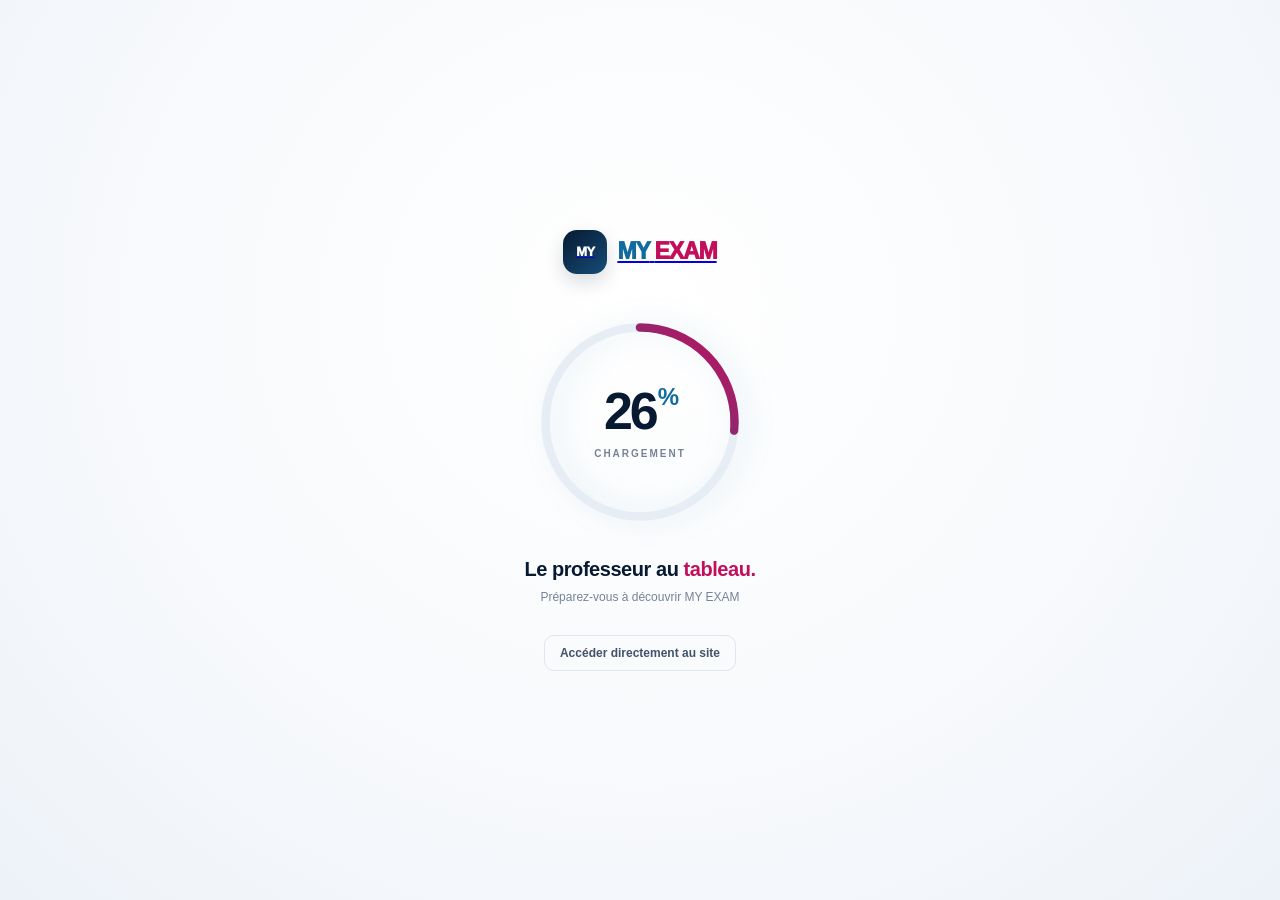
<file: loader.html>
<!doctype html>
<html lang="fr">
<head>
  <meta charset="utf-8">
  <meta name="viewport" content="width=device-width, initial-scale=1">
  <meta name="theme-color" content="#f7f9fc">
  <meta name="robots" content="noindex, nofollow">
  <title>MY EXAM | Chargement</title>
  <style>
    :root{color-scheme:light;--navy:#071a32;--blue:#126ba0;--rose:#c20e5b;--muted:#758398;--track:#e7edf4}
    *,*::before,*::after{box-sizing:border-box}
    body{min-width:320px;min-height:100vh;margin:0;display:grid;place-items:center;padding:32px;background:radial-gradient(ellipse at 50% 34%,#fff 0%,#f7f9fc 58%,#edf2f8 100%);color:var(--navy);font-family:Inter,ui-sans-serif,-apple-system,BlinkMacSystemFont,"Segoe UI",sans-serif;-webkit-font-smoothing:antialiased}
    .loader{width:min(100%,440px);text-align:center}
    .brand{display:inline-flex;align-items:center;gap:10px;margin-bottom:43px}
    .brand-mark{display:grid;width:44px;height:44px;place-items:center;border-radius:14px;background:linear-gradient(140deg,var(--navy),#164c77);box-shadow:0 8px 18px rgba(7,26,50,.15);color:#fff;font-size:13px;font-weight:950;letter-spacing:-.7px}
    .brand-name{font-size:23px;font-weight:950;letter-spacing:-1.1px}
    .brand-name span{color:var(--blue)}
    .brand-name em{color:var(--rose);font-style:normal}
    .loader-ring{position:relative;width:210px;height:210px;margin:auto}
    .loader-ring svg{width:100%;height:100%;transform:rotate(-90deg);filter:drop-shadow(0 8px 14px rgba(18,107,160,.12))}
    .ring-track,.ring-progress{fill:none;stroke-width:8}
    .ring-track{stroke:var(--track)}
    .ring-progress{stroke:url(#progress-gradient);stroke-linecap:round;stroke-dasharray:565.49;stroke-dashoffset:565.49}
    .ring-content{position:absolute;inset:0;display:flex;flex-direction:column;align-items:center;justify-content:center}
    .percent{font-size:52px;font-weight:900;letter-spacing:-3px;font-variant-numeric:tabular-nums;line-height:1}
    .percent-sign{font-size:24px;color:var(--blue);vertical-align:top;margin-left:2px}
    .loading-label{margin-top:11px;color:var(--muted);font-size:10px;font-weight:850;letter-spacing:2px;text-transform:uppercase}
    .slogan{margin:31px 0 0;font-size:clamp(17px,4vw,20px);font-weight:850;letter-spacing:-.45px}
    .slogan span{color:var(--rose)}
    .loading-note{margin:9px 0 0;color:var(--muted);font-size:12px}
    .skip{display:inline-block;margin-top:31px;padding:10px 15px;border:1px solid #dfe6ef;border-radius:10px;color:#42536a;font-size:12px;font-weight:750;text-decoration:none;transition:background .2s,border-color .2s}
    .skip:hover{background:#fff;border-color:#cdd8e5}
    .skip:focus-visible{outline:3px solid #36a8e7;outline-offset:3px}
    @media(max-width:480px){body{padding:24px}.brand{margin-bottom:36px}.loader-ring{width:190px;height:190px}.percent{font-size:47px}}
  </style>
</head>
<body>
  <main class="loader" aria-labelledby="loader-title">
    <a class="brand" href="index.html" aria-label="MY EXAM, accueil">
      <span class="brand-mark" aria-hidden="true">MY</span>
      <span class="brand-name"><span>MY</span> <em>EXAM</em></span>
    </a>
    <div class="loader-ring" role="progressbar" aria-label="Chargement du site" aria-valuemin="0" aria-valuemax="100" aria-valuenow="0">
      <svg viewBox="0 0 200 200" aria-hidden="true">
        <defs>
          <linearGradient id="progress-gradient" x1="0%" y1="0%" x2="100%" y2="100%">
            <stop offset="0%" stop-color="#126ba0"></stop>
            <stop offset="100%" stop-color="#c20e5b"></stop>
          </linearGradient>
        </defs>
        <circle class="ring-track" cx="100" cy="100" r="90"></circle>
        <circle class="ring-progress" cx="100" cy="100" r="90"></circle>
      </svg>
      <div class="ring-content">
        <div class="percent"><span id="percent">0</span><span class="percent-sign">%</span></div>
        <span class="loading-label">Chargement</span>
      </div>
    </div>
    <h1 class="slogan" id="loader-title">Le professeur au <span>tableau.</span></h1>
    <p class="loading-note">Préparez-vous à découvrir MY EXAM</p>
    <a class="skip" href="index.html">Accéder directement au site</a>
  </main>
  <script>
    (() => {
      const duration = 4000;
      const startedAt = performance.now();
      const percent = document.getElementById('percent');
      const ring = document.querySelector('.ring-progress');
      const progress = document.querySelector('.loader-ring');
      const circumference = 2 * Math.PI * 90;
      ring.style.strokeDasharray = String(circumference);

      function update(now) {
        const ratio = Math.min((now - startedAt) / duration, 1);
        const value = Math.floor(ratio * 100);
        percent.textContent = String(value);
        progress.setAttribute('aria-valuenow', String(value));
        ring.style.strokeDashoffset = String(circumference * (1 - ratio));

        if (ratio < 1) {
          requestAnimationFrame(update);
        } else {
          window.location.replace('index.html');
        }
      }

      requestAnimationFrame(update);
    })();
  </script>
</body>
</html>
</file>
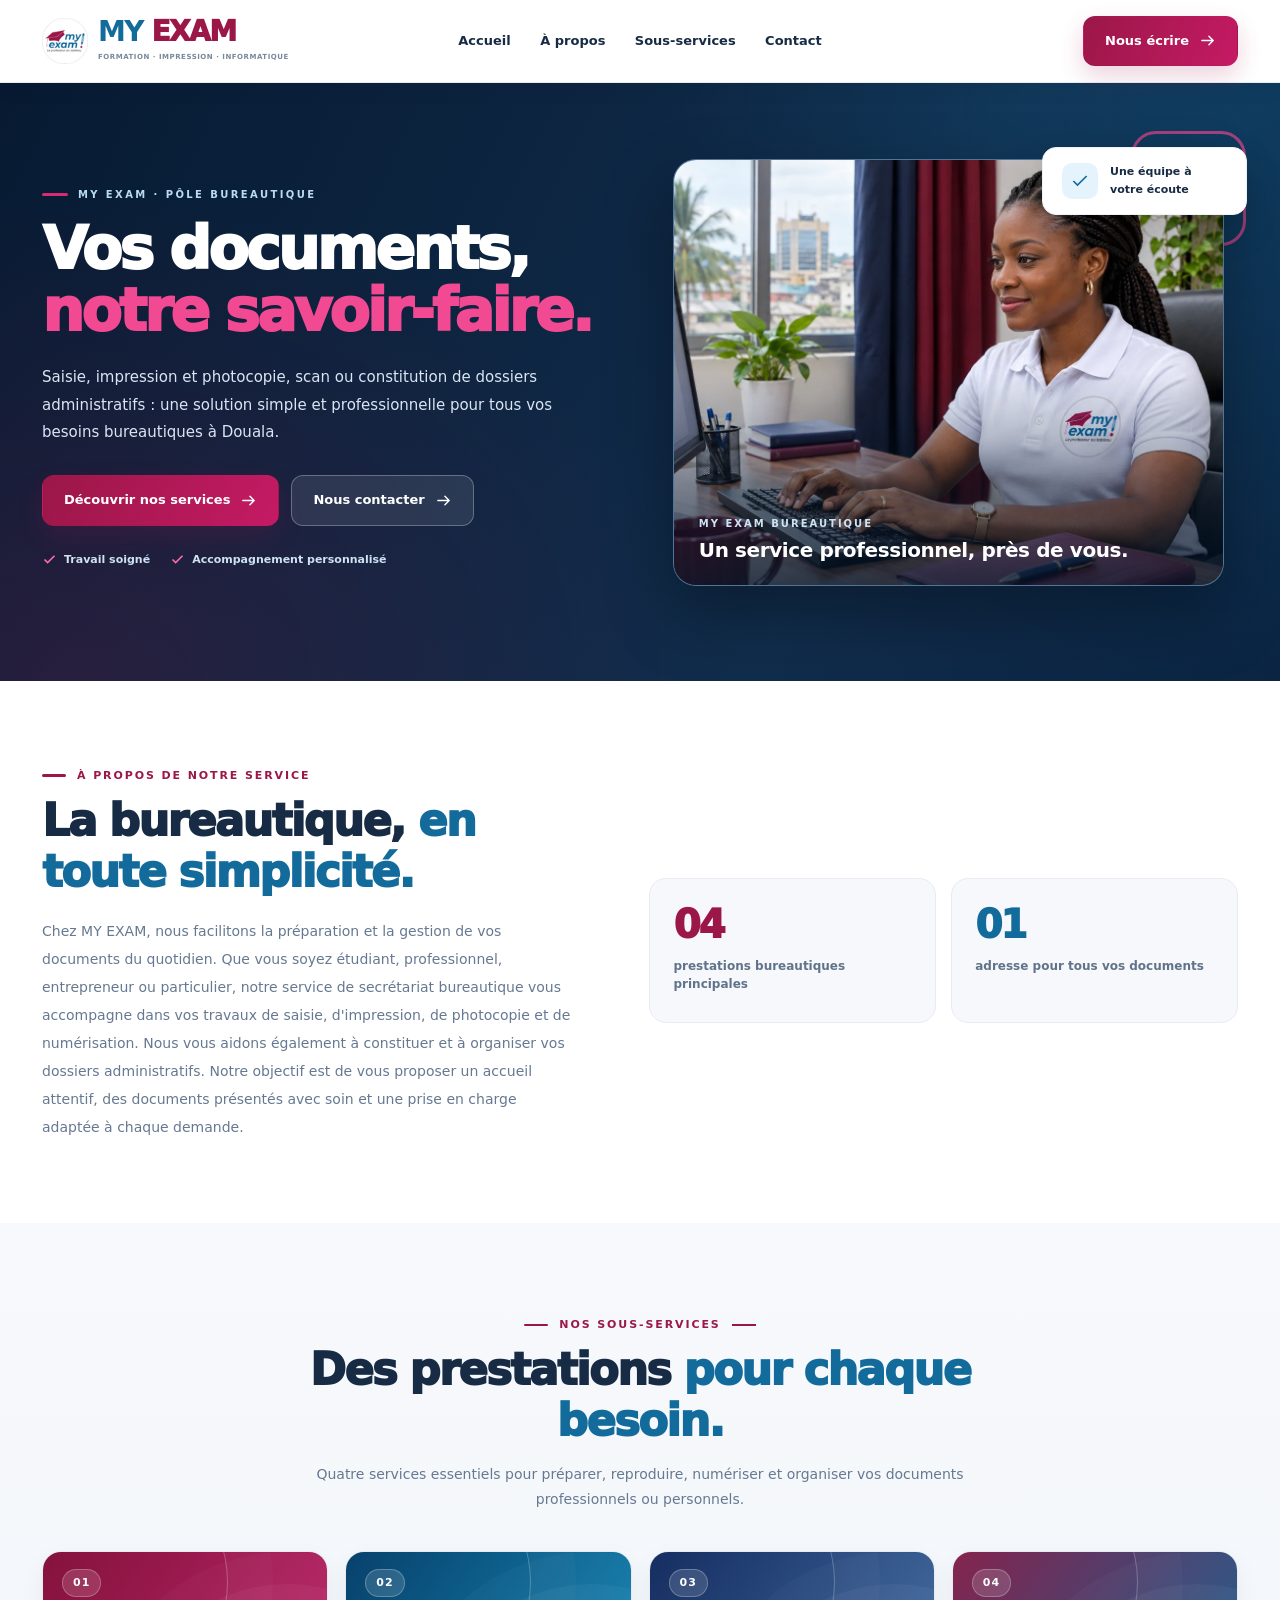
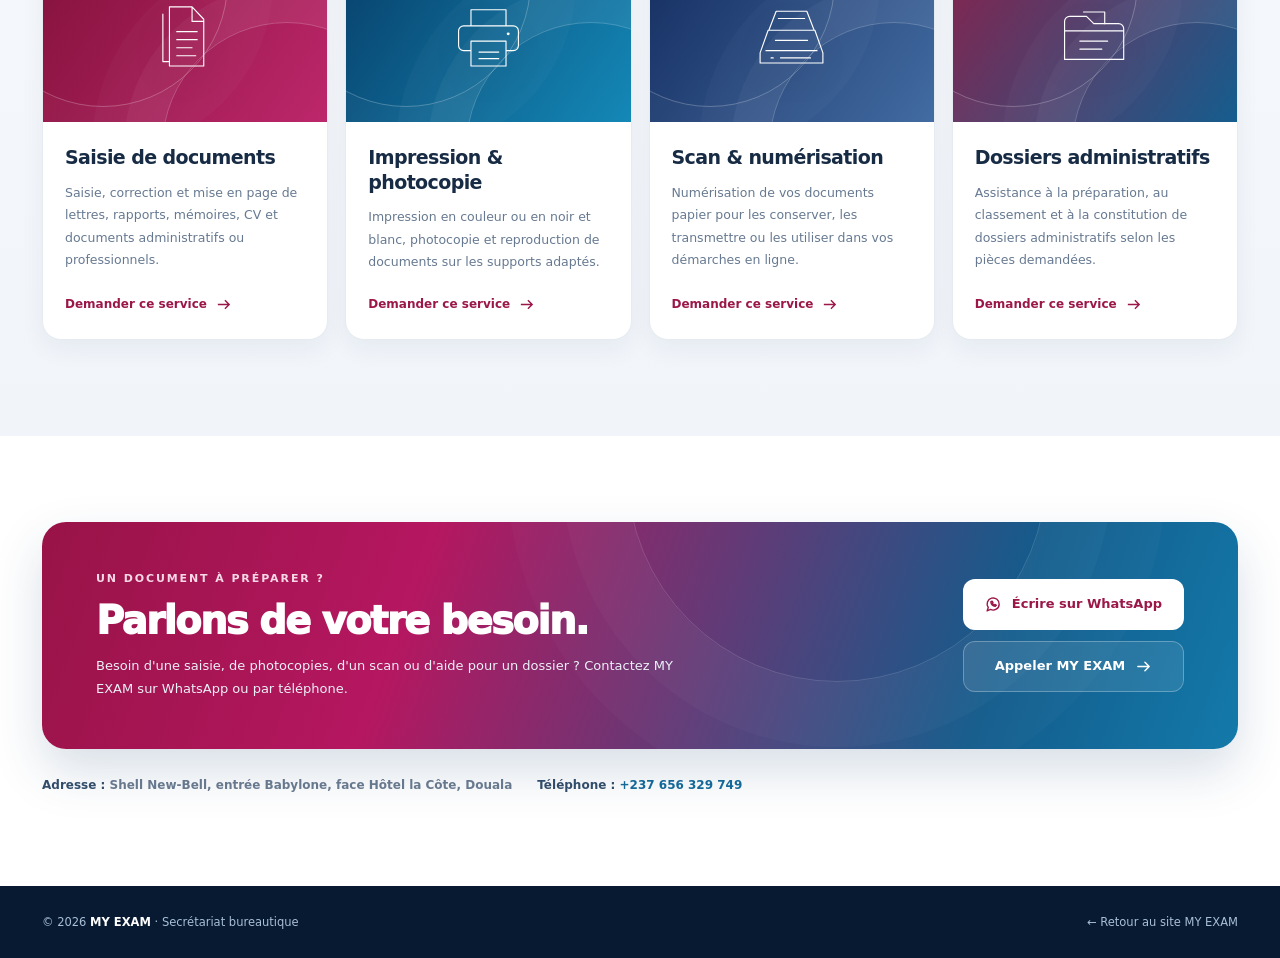
<file: secretariat.html>
<!DOCTYPE html>
<html lang="fr">
<head>
<meta charset="utf-8">
<meta name="viewport" content="width=device-width, initial-scale=1">
<meta name="theme-color" content="#071a32">
<meta name="description" content="MY EXAM Bureautique à Douala : saisie de documents, impression et photocopie, scan et constitution de dossiers administratifs.">
<title>Secrétariat bureautique à Douala | MY EXAM</title>
<style>
:root{--navy:#071a32;--navy2:#102e4c;--blue:#136b9b;--cyan:#2496cc;--wine:#9b1748;--pink:#d72b72;--ink:#172b44;--muted:#667991;--line:#e7ebf2;--pale:#f6f8fc;--white:#fff;--shadow:0 18px 55px rgba(11,37,71,.09)}
*,*::before,*::after{box-sizing:border-box}
html{scroll-behavior:smooth;scroll-padding-top:100px}
body{margin:0;background:#fff;color:var(--ink);font-family:Inter,"Segoe UI",ui-sans-serif,system-ui,Arial,sans-serif;-webkit-font-smoothing:antialiased;line-height:1.6}
a{color:inherit;text-decoration:none}button{font:inherit;cursor:pointer}button,a{-webkit-tap-highlight-color:transparent}
:focus-visible{outline:3px solid #38a6eb;outline-offset:4px}img{display:block;max-width:100%}svg{display:block}
.container{width:min(1250px,calc(100% - 84px));margin-inline:auto}
.header{position:sticky;top:0;z-index:50;background:rgba(255,255,255,.97);backdrop-filter:blur(15px);border-bottom:1px solid var(--line);box-shadow:0 4px 25px rgba(5,28,57,.045)}
.navwrap{height:82px;display:flex;align-items:center;gap:30px;justify-content:space-between}
.brand{display:flex;align-items:center;gap:10px;flex:none}.brand-symbol{width:42px;height:46px}.brand-name{display:block;font-size:28px;line-height:1;letter-spacing:-1.5px;font-weight:950}.brand-name b{color:var(--blue)}.brand-name em{font-style:normal;color:var(--wine)}.brand-tag{display:block;font-size:7px;font-weight:800;letter-spacing:.52px;color:#78889b;margin-top:6px}
.navlinks{display:flex;gap:clamp(18px,2.3vw,35px);align-items:center;margin-left:auto}.navlinks a{font-weight:760;font-size:13px;white-space:nowrap;position:relative;padding:9px 0;transition:color .18s}.navlinks a:hover,.navlinks .current{color:var(--wine)}.navlinks .current:after{content:"";height:3px;position:absolute;left:0;right:0;bottom:0;background:var(--wine);border-radius:8px}
.btn{display:inline-flex;justify-content:center;align-items:center;gap:10px;border-radius:12px;padding:14px 21px;min-height:47px;font-size:13px;font-weight:830;border:1px solid transparent;transition:transform .18s,box-shadow .18s,background .18s;white-space:nowrap}.btn:hover{transform:translateY(-2px)}.btn svg{width:17px;height:17px;stroke:currentColor;stroke-width:2;fill:none;stroke-linecap:round;stroke-linejoin:round}.btn-wine{color:white;background:linear-gradient(115deg,var(--wine),#c51a64);box-shadow:0 10px 23px rgba(155,23,72,.19)}.btn-wine:hover{box-shadow:0 14px 27px rgba(155,23,72,.25)}.btn-white{background:#fff;color:var(--wine)}.btn-outline{color:white;background:rgba(255,255,255,.095);border-color:rgba(255,255,255,.28)}.head-contact{margin-left:2px}
.menu-button{display:none;background:#fff;border:1px solid var(--line);border-radius:11px;width:45px;height:45px;align-items:center;justify-content:center;color:var(--navy)}.menu-button svg{width:22px;height:22px;stroke:currentColor;fill:none;stroke-width:2;stroke-linecap:round}
.hero{color:#fff;background:var(--navy);position:relative;overflow:hidden;isolation:isolate}
.hero::before{content:"";position:absolute;inset:0;z-index:-1;background:radial-gradient(ellipse 48% 82% at 6% 100%,rgba(155,23,72,.2),transparent),radial-gradient(ellipse 46% 100% at 98% 3%,rgba(19,107,155,.29),transparent),linear-gradient(115deg,#071a32 0%,#112d4c 66%,#0a2341 100%)}
.hero-grid{display:grid;grid-template-columns:1fr 1.02fr;gap:clamp(35px,6vw,92px);min-height:560px;align-items:center;padding-block:64px 73px}
.breadcrumb{font-size:11px;color:#c3d6e9;display:flex;align-items:center;gap:9px;margin-bottom:31px;font-weight:670}.breadcrumb a:hover{color:#fff}.breadcrumb span:last-child{color:#fff}
.eyebrow{margin:0 0 15px;font-size:10px;letter-spacing:2.4px;text-transform:uppercase;font-weight:880;display:flex;align-items:center;gap:10px;color:#b9dcef}.eyebrow:before{content:"";width:26px;height:3px;border-radius:8px;background:var(--pink)}
.hero h1{font-size:clamp(45px,4.6vw,67px);line-height:1.065;letter-spacing:-2.9px;max-width:650px;margin:0 0 21px;font-weight:930}.hero h1 span{color:#f24993}
.hero .lead{font-size:15px;line-height:1.85;max-width:520px;color:#d9e5f3;margin:0 0 28px}
.hero-actions{display:flex;flex-wrap:wrap;gap:12px}.hero-benefits{margin-top:25px;display:flex;flex-wrap:wrap;gap:12px 20px;font-size:11px;font-weight:700;color:#cfe2f1}.hero-benefits span{display:flex;align-items:center;gap:7px}.hero-benefits svg{width:15px;height:15px;stroke:#ff6da5;stroke-width:2.6;fill:none}
.hero-visual{position:relative;padding:12px 14px 22px 0;min-width:0}.image-frame{position:relative;overflow:hidden;border-radius:23px;background:#1b4a74;border:1px solid rgba(255,255,255,.24);box-shadow:0 28px 70px rgba(0,0,0,.33);aspect-ratio:1.29}.image-frame img{width:100%;height:100%;object-fit:cover;object-position:48% center}.image-frame::after{content:"";position:absolute;inset:50% 0 0;background:linear-gradient(0deg,rgba(3,21,41,.78),transparent);pointer-events:none}.frame-caption{position:absolute;bottom:22px;left:25px;right:25px;z-index:1}.frame-caption small{display:block;font-size:10px;letter-spacing:2px;font-weight:850;color:#cee3f2;margin-bottom:5px}.frame-caption strong{font-size:20px;line-height:1.3;display:block;letter-spacing:-.4px;color:#fff}.image-accent{position:absolute;z-index:-1;width:115px;height:115px;top:-16px;right:-8px;border:3px solid rgba(247,71,145,.64);border-radius:25px}.image-stamp{position:absolute;right:-9px;top:0;bottom:auto;padding:15px 19px;background:white;border:1px solid #eef1f6;box-shadow:0 16px 35px rgba(0,0,0,.16);border-radius:14px;display:flex;align-items:center;gap:12px;color:var(--ink);font-size:11px;font-weight:770;max-width:205px}.stamp-symbol{display:grid;place-items:center;background:#e5f4fc;color:var(--blue);width:36px;height:36px;flex:none;border-radius:10px}.stamp-symbol svg{width:20px;height:20px;stroke:currentColor;fill:none;stroke-width:2}
.about{padding:78px 0 82px;background:#fff}.about-grid{display:grid;grid-template-columns:.95fr 1.05fr;gap:75px;align-items:center}.section-head{margin:0}.small-title{color:var(--wine);font-size:11px;letter-spacing:1.9px;text-transform:uppercase;font-weight:900;display:inline-flex;gap:11px;align-items:center;margin-bottom:11px}.small-title::before{content:"";width:24px;height:3px;background:var(--wine);border-radius:3px}h2{margin:0;font-size:clamp(31px,3.4vw,45px);font-weight:910;letter-spacing:-1.8px;line-height:1.18}h2 span{color:var(--blue)}.about-text{font-size:14px;color:var(--muted);line-height:2;max-width:630px;margin:19px 0 0}.about-stats{display:grid;grid-template-columns:repeat(2,1fr);gap:15px}.info-tile{background:var(--pale);border:1px solid var(--line);border-radius:17px;padding:26px 23px;min-height:145px}.info-tile .num{font-size:39px;letter-spacing:-2px;line-height:1;color:var(--wine);font-weight:950}.info-tile:nth-child(2) .num{color:var(--blue)}.info-tile .explain{display:block;font-size:12px;color:#607389;font-weight:750;margin-top:12px;line-height:1.5}
.services{padding:85px 0 96px;background:linear-gradient(180deg,#f7f9fc,#f1f5fa)}.section-center{text-align:center;max-width:680px;margin:0 auto 39px}.section-center .small-title::before,.section-center .small-title::after{content:"";height:2px;width:24px;background:var(--wine)}.section-center .small-title{justify-content:center}.section-center p{color:var(--muted);font-size:14px;line-height:1.8;margin:14px 0 0}
.service-grid{display:grid;grid-template-columns:repeat(4,minmax(0,1fr));gap:17px}.service-card{background:#fff;border-radius:19px;overflow:hidden;border:1px solid #e6ebf2;box-shadow:0 9px 25px rgba(13,42,74,.055);display:flex;flex-direction:column;min-width:0;transition:transform .22s,box-shadow .22s}.service-card:hover{transform:translateY(-5px);box-shadow:0 20px 40px rgba(13,42,74,.11)}
.service-art{min-height:170px;display:grid;place-items:center;position:relative;overflow:hidden;color:white;background:linear-gradient(125deg,#84123c,#bd276b)}.service-card:nth-child(2) .service-art{background:linear-gradient(125deg,#08416c,#1488b7)}.service-card:nth-child(3) .service-art{background:linear-gradient(125deg,#162e61,#426ca2)}.service-card:nth-child(4) .service-art{background:linear-gradient(125deg,#84244e,#155d8e)}.service-art:before{content:"";position:absolute;top:-95px;left:-65px;border:1px solid rgba(255,255,255,.25);width:250px;height:250px;border-radius:50%;box-shadow:0 0 0 45px rgba(255,255,255,.025)}.service-art:after{content:"";position:absolute;bottom:-150px;right:-85px;width:250px;height:250px;border-radius:50%;border:1px solid rgba(255,255,255,.22);box-shadow:0 0 0 38px rgba(255,255,255,.04),0 0 0 70px rgba(255,255,255,.025)}.service-ico{position:relative;z-index:1;width:73px;height:73px;stroke:#fff;stroke-width:1.55;fill:none;stroke-linejoin:round;stroke-linecap:round;filter:drop-shadow(0 13px 18px rgba(0,0,0,.16))}.service-number{position:absolute;top:17px;left:19px;font-size:11px;letter-spacing:1px;font-weight:850;color:#fff;background:rgba(255,255,255,.14);border:1px solid rgba(255,255,255,.25);padding:4px 10px;border-radius:40px}.service-card .content{padding:23px 22px 25px;display:flex;flex:1;flex-direction:column}.service-card h3{font-size:19px;line-height:1.3;letter-spacing:-.6px;margin:0 0 12px;font-weight:900}.service-card p{font-size:12.5px;line-height:1.8;color:var(--muted);margin:0 0 21px;flex:1}.service-link{display:inline-flex;align-items:center;gap:8px;color:var(--wine);font-weight:880;font-size:12px}.service-link svg{width:17px;height:17px;stroke:currentColor;stroke-width:2;fill:none}.service-link:hover{color:var(--blue)}
.contact{background:#fff;padding:86px 0 91px}.contact-panel{background:linear-gradient(110deg,#981347 0%,#b51760 31%,#135c8c 79%,#137aaa 100%);color:#fff;border-radius:24px;overflow:hidden;padding:48px 54px;display:grid;grid-template-columns:1fr auto;align-items:center;gap:35px;position:relative;box-shadow:0 22px 50px rgba(26,65,114,.17)}.contact-panel:before{content:"";position:absolute;width:420px;height:420px;right:16%;top:-260px;border:1px solid rgba(255,255,255,.15);border-radius:50%;box-shadow:0 0 0 65px rgba(255,255,255,.025),0 0 0 120px rgba(255,255,255,.02)}.contact-panel>*{position:relative;z-index:1}.contact-panel .tag{font-size:11px;font-weight:830;text-transform:uppercase;letter-spacing:1.9px;color:#f7d8e6;display:block;margin-bottom:10px}.contact-panel h2{font-size:clamp(29px,3vw,39px);letter-spacing:-1.5px}.contact-panel p{font-size:13px;line-height:1.8;max-width:590px;color:#ecf1f8;margin:11px 0 0}.contact-actions{display:flex;flex-direction:column;gap:11px;min-width:196px}.contact-actions .btn{width:100%}.contact-details{display:flex;gap:25px;flex-wrap:wrap;margin-top:27px;font-size:12px;font-weight:700;color:#6c7c90}.contact-details a{color:var(--blue);font-weight:850}.contact-details strong{color:#334e6b}
.footer{background:var(--navy);color:#a9bfd4;padding:27px 0}.footer .container{display:flex;align-items:center;justify-content:space-between;gap:18px;font-size:11.5px}.footer strong{color:white}.footer a:hover{color:white}
@media(max-width:1140px){.container{width:min(1100px,calc(100% - 55px))}.navwrap{gap:18px}.navlinks{gap:19px}.about-grid{gap:35px}.service-grid{gap:14px}.service-card .content{padding-inline:17px}.service-card h3{font-size:17px}.image-stamp{right:0}}
@media(max-width:920px){.navwrap{height:73px}.menu-button{display:flex}.navlinks{display:none;position:absolute;left:0;right:0;top:100%;background:#fff;flex-direction:column;align-items:stretch;gap:0;box-shadow:0 20px 35px rgba(11,38,69,.13);padding:12px max(27px,calc((100vw - 860px)/2)) 19px}.navlinks.open{display:flex}.navlinks a{padding:13px 0;border-bottom:1px solid #edf0f6}.navlinks .current:after{display:none}.head-contact{margin-left:auto}.hero-grid{grid-template-columns:1fr 1fr;gap:29px;min-height:470px;padding:52px 0}.hero h1{font-size:44px}.hero .lead{font-size:13px}.about-grid{grid-template-columns:1fr 1fr;gap:24px}.service-grid{grid-template-columns:repeat(2,1fr)}.service-art{min-height:180px}.contact-panel{padding:40px 35px}}
@media(max-width:640px){.container{width:calc(100% - 36px)}.navwrap{height:67px;gap:9px}.brand-symbol{width:34px;height:37px}.brand-name{font-size:22px}.brand-tag{font-size:5.4px;letter-spacing:.28px}.head-contact{display:none}.menu-button{margin-left:auto}.hero-grid{grid-template-columns:1fr;gap:30px;padding:39px 0 48px}.breadcrumb{margin-bottom:24px}.hero h1{font-size:clamp(39px,10.5vw,52px);letter-spacing:-1.8px;margin-bottom:16px}.hero .lead{font-size:13px;line-height:1.8;margin-bottom:20px}.hero-actions{gap:9px}.hero-actions .btn{font-size:11.5px;padding:12px 14px}.hero-benefits{margin-top:18px}.hero-visual{padding:0 4px 20px 0}.image-frame{aspect-ratio:1.46;border-radius:17px}.frame-caption{bottom:16px;left:18px}.frame-caption strong{font-size:15px;line-height:1.24}.image-stamp{padding:9px 11px;font-size:9px;right:0;top:0;bottom:auto;max-width:153px}.stamp-symbol{width:28px;height:28px}.about{padding:58px 0}.about-grid{grid-template-columns:1fr;gap:25px}.about-text{font-size:13px;margin-top:16px}.about-stats{gap:10px}.info-tile{padding:18px;min-height:120px}.info-tile .num{font-size:32px}.info-tile .explain{font-size:11px}.services{padding:62px 0 68px}.section-center{margin-bottom:29px}.section-center p{font-size:12.5px}.service-grid{grid-template-columns:1fr;gap:15px}.service-art{min-height:146px}.service-ico{width:63px;height:63px}.service-card h3{font-size:18px}.service-card .content{padding:22px}.service-card p{font-size:12.3px}.contact{padding:60px 0}.contact-panel{grid-template-columns:1fr;padding:33px 24px;gap:25px;border-radius:19px}.contact-panel h2{font-size:30px}.contact-actions{min-width:0}.contact-details{gap:14px}.footer .container{flex-direction:column;align-items:flex-start}}
@media(prefers-reduced-motion:reduce){html{scroll-behavior:auto}.btn,.service-card{transition:none}}
.brand-symbol{width:46px;height:46px}
@media(max-width:640px){.brand-symbol{width:38px;height:38px}}
@media(min-width:921px){.navwrap{position:relative}.navlinks{position:absolute;left:50%;transform:translateX(-50%);margin:0}}
</style>
<link rel="stylesheet" href="site-effects.css">
<script src="site-effects.js" defer></script>
<meta name="robots" content="index,follow,max-image-preview:large">
<meta property="og:type" content="website">
<meta property="og:locale" content="fr_CM">
<meta property="og:site_name" content="MY EXAM">
<meta property="og:title" content="Secrétariat bureautique à Douala | MY EXAM">
<meta property="og:description" content="MY EXAM Bureautique à Douala : saisie de documents, impression et photocopie, scan et constitution de dossiers administratifs.">
<link rel="canonical" href="https://myexamofficiel.com/secretariat.html">
<meta property="og:url" content="https://myexamofficiel.com/secretariat.html">
<meta property="og:image" content="https://myexamofficiel.com/assets/my%20exam%20bureautique.webp">
<meta property="og:image:alt" content="Services de secrétariat bureautique MY EXAM à Douala">
<meta name="twitter:card" content="summary_large_image">
</head>
<body>
<svg aria-hidden="true" style="position:absolute;width:0;height:0;overflow:hidden" xmlns="http://www.w3.org/2000/svg"><defs>
<symbol id="arr" viewBox="0 0 24 24"><path d="M4 12h16m-6-6 6 6-6 6"></path></symbol>
<symbol id="check" viewBox="0 0 24 24"><path d="m4 12 5 5L20 6"></path></symbol>
<symbol id="msg" viewBox="0 0 24 24"><path d="M20 11.8A8.5 8.5 0 0 1 7.8 19L3 21l1.6-4.8A8.5 8.5 0 1 1 20 11.8Z"></path><path d="M8.2 8.3c.4 3 2.9 5.8 6.3 6.2l1.4-1.5-2.1-1.1-1 1c-1.1-.5-2-1.4-2.5-2.5l1-1-1.3-2.1Z"></path></symbol>
<symbol id="document" viewBox="0 0 100 100"><path d="M28 8h31l16 17v64H28zM59 8v20h16M38 42h28M38 53h28M38 64h21M38 75h26"></path><path d="M19 18v65M19 83h8"></path></symbol>
<symbol id="printer" viewBox="0 0 100 100"><path d="M26 34V12h48v22M26 68H16a7 7 0 0 1-7-7V41a7 7 0 0 1 7-7h68a7 7 0 0 1 7 7v20a7 7 0 0 1-7 7H74M26 55h48v34H26zM37 70h27M37 79h27"></path><circle cx="77" cy="45" r="2" fill="white" stroke="none"></circle></symbol>
<symbol id="scanner" viewBox="0 0 100 100"><path d="M18 40h64l11 31v14H7V71zM15 68h70M28 54h44M29 14h42l10 26H19zM32 24h36M22 78h3M35 78h41"></path></symbol>
<symbol id="folder" viewBox="0 0 100 100"><path d="M9 28a7 7 0 0 1 7-7h23l10 10h34a7 7 0 0 1 7 7v42H9zM9 41h81M30 55h38M30 66h30"></path><path d="M35 15h29v16"></path></symbol>
<symbol id="pin" viewBox="0 0 24 24"><path d="M20 10c0 6-8 12-8 12S4 16 4 10a8 8 0 1 1 16 0Z"></path><circle cx="12" cy="10" r="2.5"></circle></symbol>
<symbol id="menu" viewBox="0 0 24 24"><path d="M4 7h16M4 12h16M4 17h16"></path></symbol>
</defs></svg>
<header class="header"><div class="container navwrap">
<a class="brand" href="index.html" aria-label="MY EXAM, retour à l'accueil">
<!-- Visuel associé à la prestation. -->
<img class="brand-symbol" src="assets/logo.webp" alt="Logo MY EXAM" decoding="async">
<span><span class="brand-name"><b>MY</b> <em>EXAM</em></span><span class="brand-tag">FORMATION · IMPRESSION · INFORMATIQUE</span></span></a>
<nav class="navlinks" id="navlinks" aria-label="Navigation Secrétariat"><a href="index.html">Accueil</a><a href="#apropos">À propos</a><a href="#sous-services">Sous-services</a><a href="#contact">Contact</a></nav>
<a class="btn btn-wine head-contact" href="https://wa.me/237656329749?text=Bonjour%20MY%20EXAM%2C%20je%20souhaite%20obtenir%20des%20renseignements%20sur%20vos%20services%20de%20secr%C3%A9tariat%20bureautique." target="_blank" rel="noopener noreferrer">Nous écrire <svg viewBox="0 0 24 24"><use href="#arr"></use></svg></a>
<button class="menu-button" id="menu-button" type="button" aria-label="Ouvrir le menu" aria-expanded="false" aria-controls="navlinks"><svg viewBox="0 0 24 24"><use href="#menu"></use></svg></button>
</div></header>
<main>
<section class="hero" aria-labelledby="hero-title"><div class="container hero-grid"><div class="hero-content">
<p class="eyebrow">MY EXAM · PÔLE BUREAUTIQUE</p>
<h1 id="hero-title">Vos documents,<br><span>notre savoir-faire.</span></h1>
<p class="lead">Saisie, impression et photocopie, scan ou constitution de dossiers administratifs : une solution simple et professionnelle pour tous vos besoins bureautiques à Douala.</p>
<div class="hero-actions"><a href="#sous-services" class="btn btn-wine">Découvrir nos services <svg viewBox="0 0 24 24"><use href="#arr"></use></svg></a><a class="btn btn-outline" href="#contact">Nous contacter <svg viewBox="0 0 24 24"><use href="#arr"></use></svg></a></div>
<div class="hero-benefits"><span><svg viewBox="0 0 24 24"><use href="#check"></use></svg> Travail soigné</span><span><svg viewBox="0 0 24 24"><use href="#check"></use></svg> Accompagnement personnalisé</span></div>
</div><div class="hero-visual"><span class="image-accent" aria-hidden="true"></span><div class="image-frame"><!-- Visuel associé à la prestation. -->
<img src="assets/my exam bureautique.webp" alt="Professionnelle au poste de travail devant un ordinateur" width="900" height="430" fetchpriority="high" decoding="async"><div class="frame-caption"><small>MY EXAM BUREAUTIQUE</small><strong>Un service professionnel, près de vous.</strong></div></div><div class="image-stamp"><span class="stamp-symbol"><svg viewBox="0 0 24 24"><use href="#check"></use></svg></span><span>Une équipe à votre écoute</span></div></div></div></section>
<section id="apropos" class="about" aria-labelledby="about-title"><div class="container about-grid"><div><span class="small-title">À propos de notre service</span><h2 id="about-title">La bureautique, <span>en toute simplicité.</span></h2><p class="about-text">Chez MY EXAM, nous facilitons la préparation et la gestion de vos documents du quotidien. Que vous soyez étudiant, professionnel, entrepreneur ou particulier, notre service de secrétariat bureautique vous accompagne dans vos travaux de saisie, d'impression, de photocopie et de numérisation. Nous vous aidons également à constituer et à organiser vos dossiers administratifs. Notre objectif est de vous proposer un accueil attentif, des documents présentés avec soin et une prise en charge adaptée à chaque demande.</p></div><div class="about-stats" aria-label="Ce que propose notre service"><div class="info-tile"><strong class="num">04</strong><span class="explain">prestations bureautiques principales</span></div><div class="info-tile"><strong class="num">01</strong><span class="explain">adresse pour tous vos documents</span></div></div></div></section>
<section class="services" id="sous-services" aria-labelledby="services-title"><div class="container"><div class="section-center"><span class="small-title">Nos sous-services</span><h2 id="services-title">Des prestations <span>pour chaque besoin.</span></h2><p>Quatre services essentiels pour préparer, reproduire, numériser et organiser vos documents professionnels ou personnels.</p></div>
<div class="service-grid">
<article class="service-card"><div class="service-art"><span class="service-number">01</span><svg class="service-ico" viewBox="0 0 100 100"><use href="#document"></use></svg></div><div class="content"><h3>Saisie de documents</h3><p>Saisie, correction et mise en page de lettres, rapports, mémoires, CV et documents administratifs ou professionnels.</p><a class="service-link" href="https://wa.me/237656329749?text=Bonjour%20MY%20EXAM%2C%20je%20souhaite%20des%20renseignements%20sur%20la%20saisie%20de%20documents." target="_blank" rel="noopener noreferrer">Demander ce service <svg viewBox="0 0 24 24"><use href="#arr"></use></svg></a></div></article>
<article class="service-card"><div class="service-art"><span class="service-number">02</span><svg class="service-ico" viewBox="0 0 100 100"><use href="#printer"></use></svg></div><div class="content"><h3>Impression &amp; photocopie</h3><p>Impression en couleur ou en noir et blanc, photocopie et reproduction de documents sur les supports adaptés.</p><a class="service-link" href="https://wa.me/237656329749?text=Bonjour%20MY%20EXAM%2C%20je%20souhaite%20des%20renseignements%20sur%20le%20service%20impression%20et%20photocopie." target="_blank" rel="noopener noreferrer">Demander ce service <svg viewBox="0 0 24 24"><use href="#arr"></use></svg></a></div></article>
<article class="service-card"><div class="service-art"><span class="service-number">03</span><svg class="service-ico" viewBox="0 0 100 100"><use href="#scanner"></use></svg></div><div class="content"><h3>Scan &amp; numérisation</h3><p>Numérisation de vos documents papier pour les conserver, les transmettre ou les utiliser dans vos démarches en ligne.</p><a class="service-link" href="https://wa.me/237656329749?text=Bonjour%20MY%20EXAM%2C%20je%20souhaite%20des%20renseignements%20sur%20le%20scan%20et%20la%20num%C3%A9risation%20de%20documents." target="_blank" rel="noopener noreferrer">Demander ce service <svg viewBox="0 0 24 24"><use href="#arr"></use></svg></a></div></article>
<article class="service-card"><div class="service-art"><span class="service-number">04</span><svg class="service-ico" viewBox="0 0 100 100"><use href="#folder"></use></svg></div><div class="content"><h3>Dossiers administratifs</h3><p>Assistance à la préparation, au classement et à la constitution de dossiers administratifs selon les pièces demandées.</p><a class="service-link" href="https://wa.me/237656329749?text=Bonjour%20MY%20EXAM%2C%20je%20souhaite%20des%20renseignements%20sur%20la%20constitution%20de%20dossiers%20administratifs." target="_blank" rel="noopener noreferrer">Demander ce service <svg viewBox="0 0 24 24"><use href="#arr"></use></svg></a></div></article>
</div></div></section>
<section class="contact" id="contact" aria-labelledby="contact-title"><div class="container"><div class="contact-panel"><div><span class="tag">Un document à préparer ?</span><h2 id="contact-title">Parlons de votre besoin.</h2><p>Besoin d'une saisie, de photocopies, d'un scan ou d'aide pour un dossier ? Contactez MY EXAM sur WhatsApp ou par téléphone.</p></div><div class="contact-actions"><a href="https://wa.me/237656329749?text=Bonjour%20MY%20EXAM%2C%20je%20souhaite%20obtenir%20des%20renseignements%20sur%20vos%20services%20de%20secr%C3%A9tariat%20bureautique." class="btn btn-white" target="_blank" rel="noopener noreferrer"><svg viewBox="0 0 24 24"><use href="#msg"></use></svg> Écrire sur WhatsApp</a><a href="tel:+237656329749" class="btn btn-outline">Appeler MY EXAM <svg viewBox="0 0 24 24"><use href="#arr"></use></svg></a></div></div><div class="contact-details"><span><strong>Adresse :</strong> Shell New-Bell, entrée Babylone, face Hôtel la Côte, Douala</span><span><strong>Téléphone :</strong> <a href="tel:+237656329749">+237 656 329 749</a></span></div></div></section>
</main><footer class="footer"><div class="container"><span>© 2026 <strong>MY EXAM</strong> · Secrétariat bureautique</span><a href="index.html">← Retour au site MY EXAM</a></div></footer>
<script>
(()=>{
const toggle=document.getElementById('menu-button');const nav=document.getElementById('navlinks');
function closeMenu(){nav.classList.remove('open');toggle.setAttribute('aria-expanded','false');toggle.setAttribute('aria-label','Ouvrir le menu')}
toggle.addEventListener('click',()=>{const open=!nav.classList.contains('open');nav.classList.toggle('open',open);toggle.setAttribute('aria-expanded',String(open));toggle.setAttribute('aria-label',open?'Fermer le menu':'Ouvrir le menu')});
nav.querySelectorAll('a').forEach(a=>a.addEventListener('click',closeMenu));
document.addEventListener('keydown',e=>{if(e.key==='Escape')closeMenu()});
document.addEventListener('click',e=>{if(!nav.contains(e.target)&&!toggle.contains(e.target))closeMenu()});
})();
</script>
</body>
</html>
</file>
<file: site-effects.css>
body {
  transition: opacity 160ms ease, transform 160ms ease;
}

html.mx-effects-ready [data-mx-reveal] {
  opacity: 0;
  transform: translate3d(0, 12px, 0);
  transition:
    opacity 560ms ease,
    transform 560ms cubic-bezier(.2, .7, .2, 1);
  transition-delay: var(--mx-reveal-delay, 0ms);
}

html.mx-effects-ready [data-mx-reveal].mx-revealed {
  opacity: 1;
  transform: none;
}

html.mx-page-arriving body,
body.mx-page-leaving {
  opacity: .96;
  transform: translateY(2px);
}

@media (prefers-reduced-motion: reduce) {
  body {
    transition: none;
  }

  html.mx-effects-ready [data-mx-reveal] {
    opacity: 1;
    transform: none;
    transition: none;
  }
}
</file>
